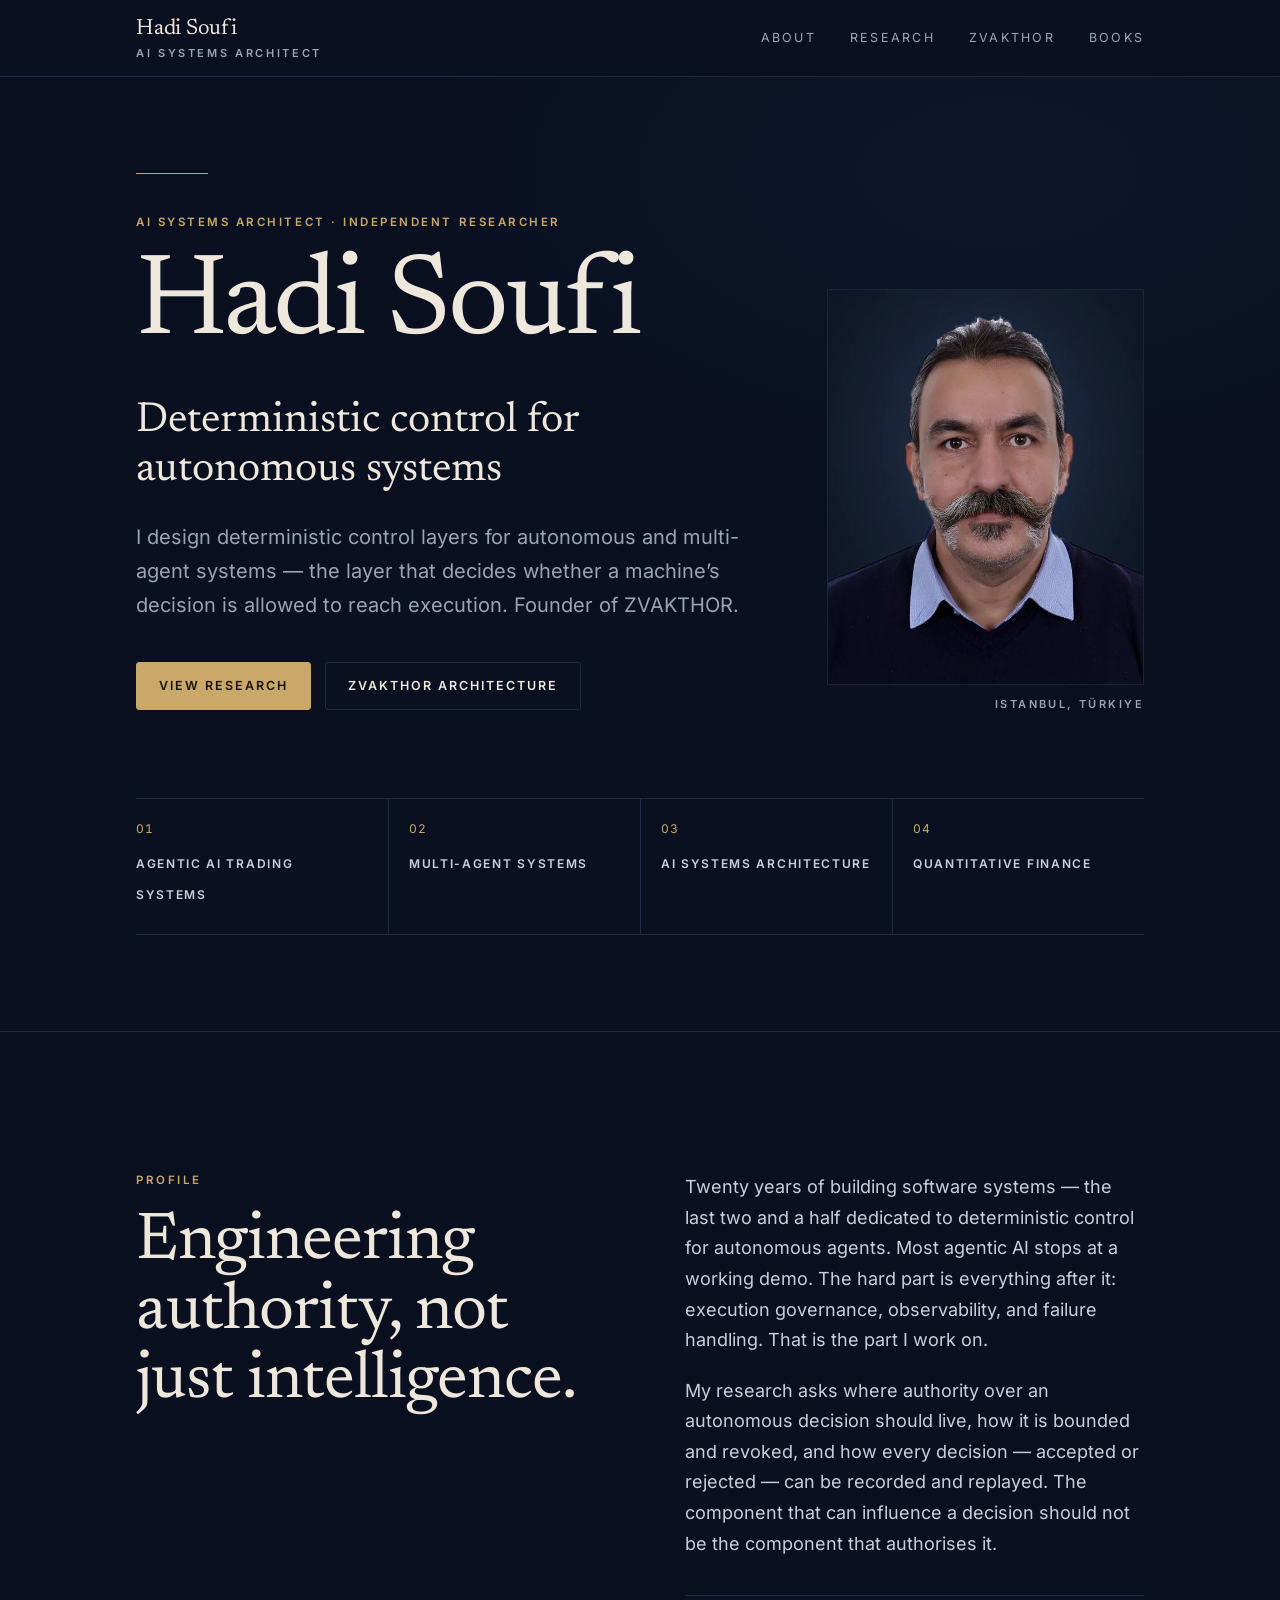
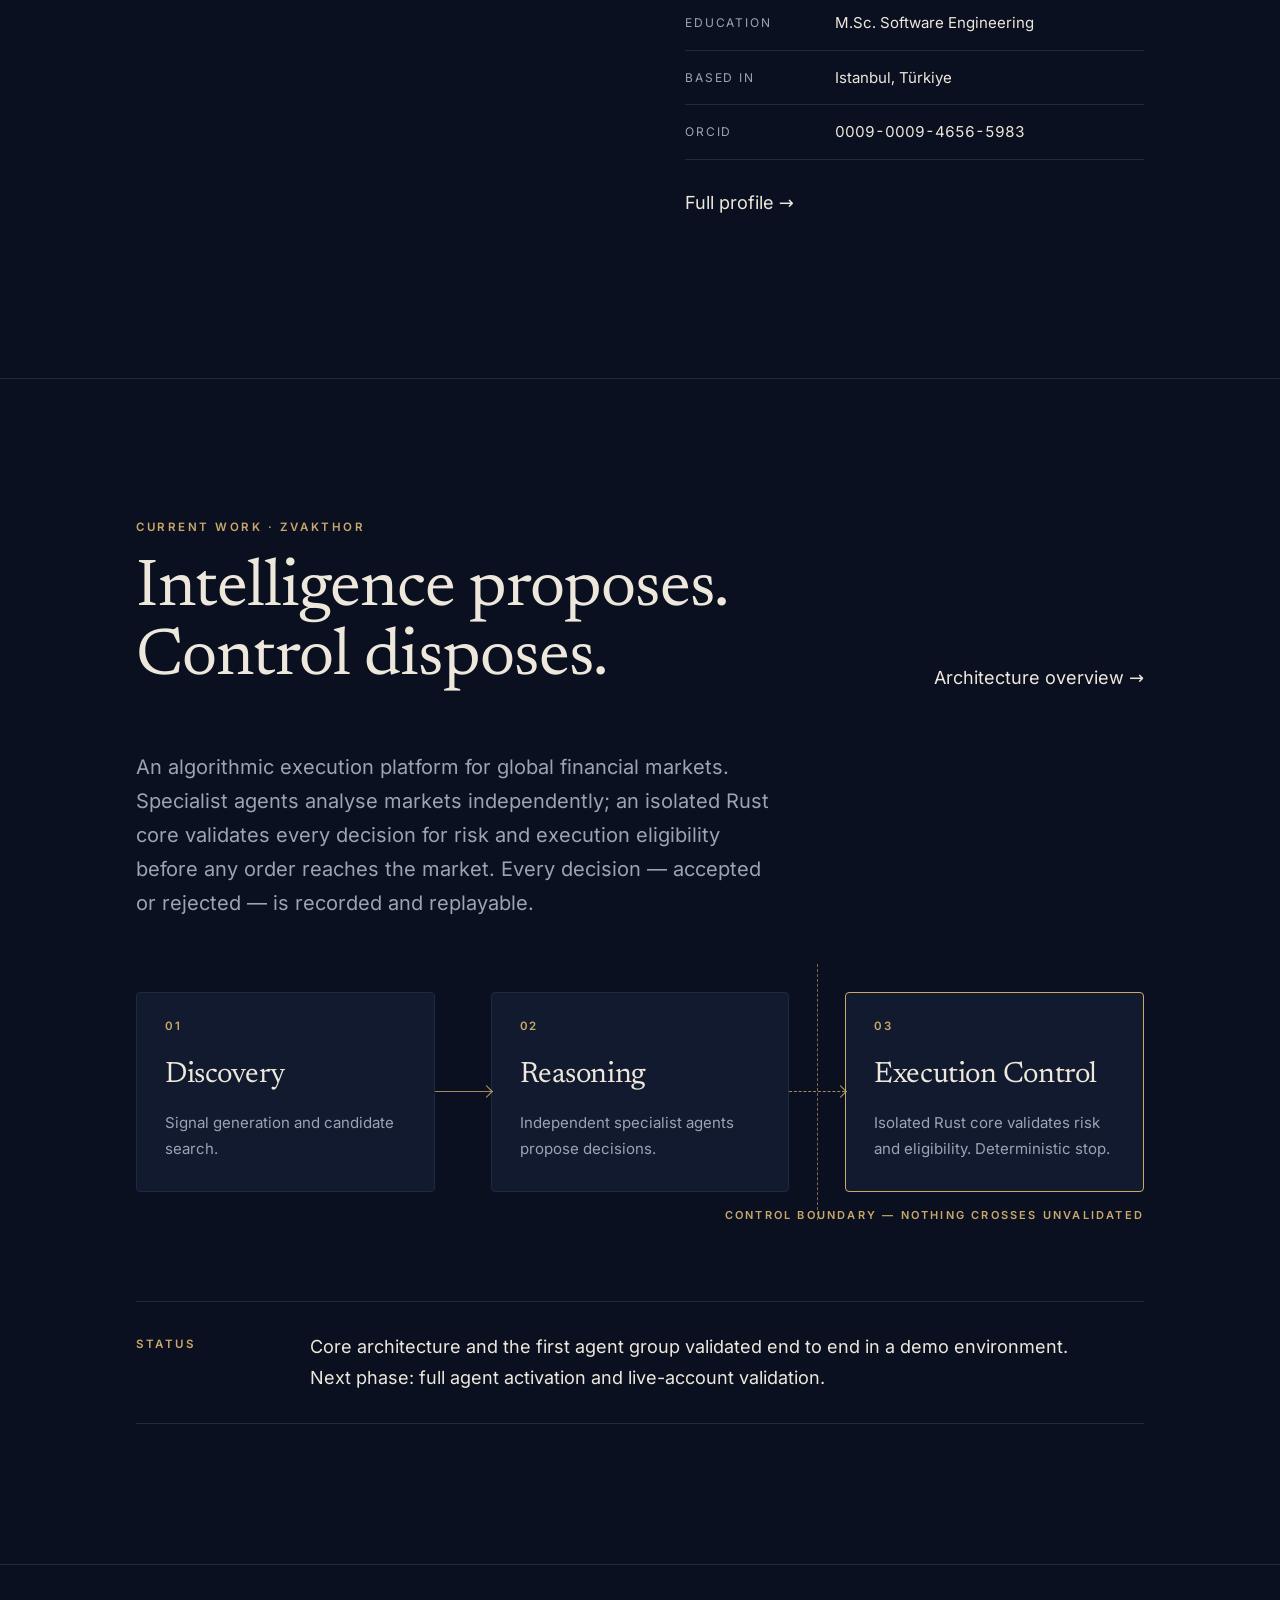
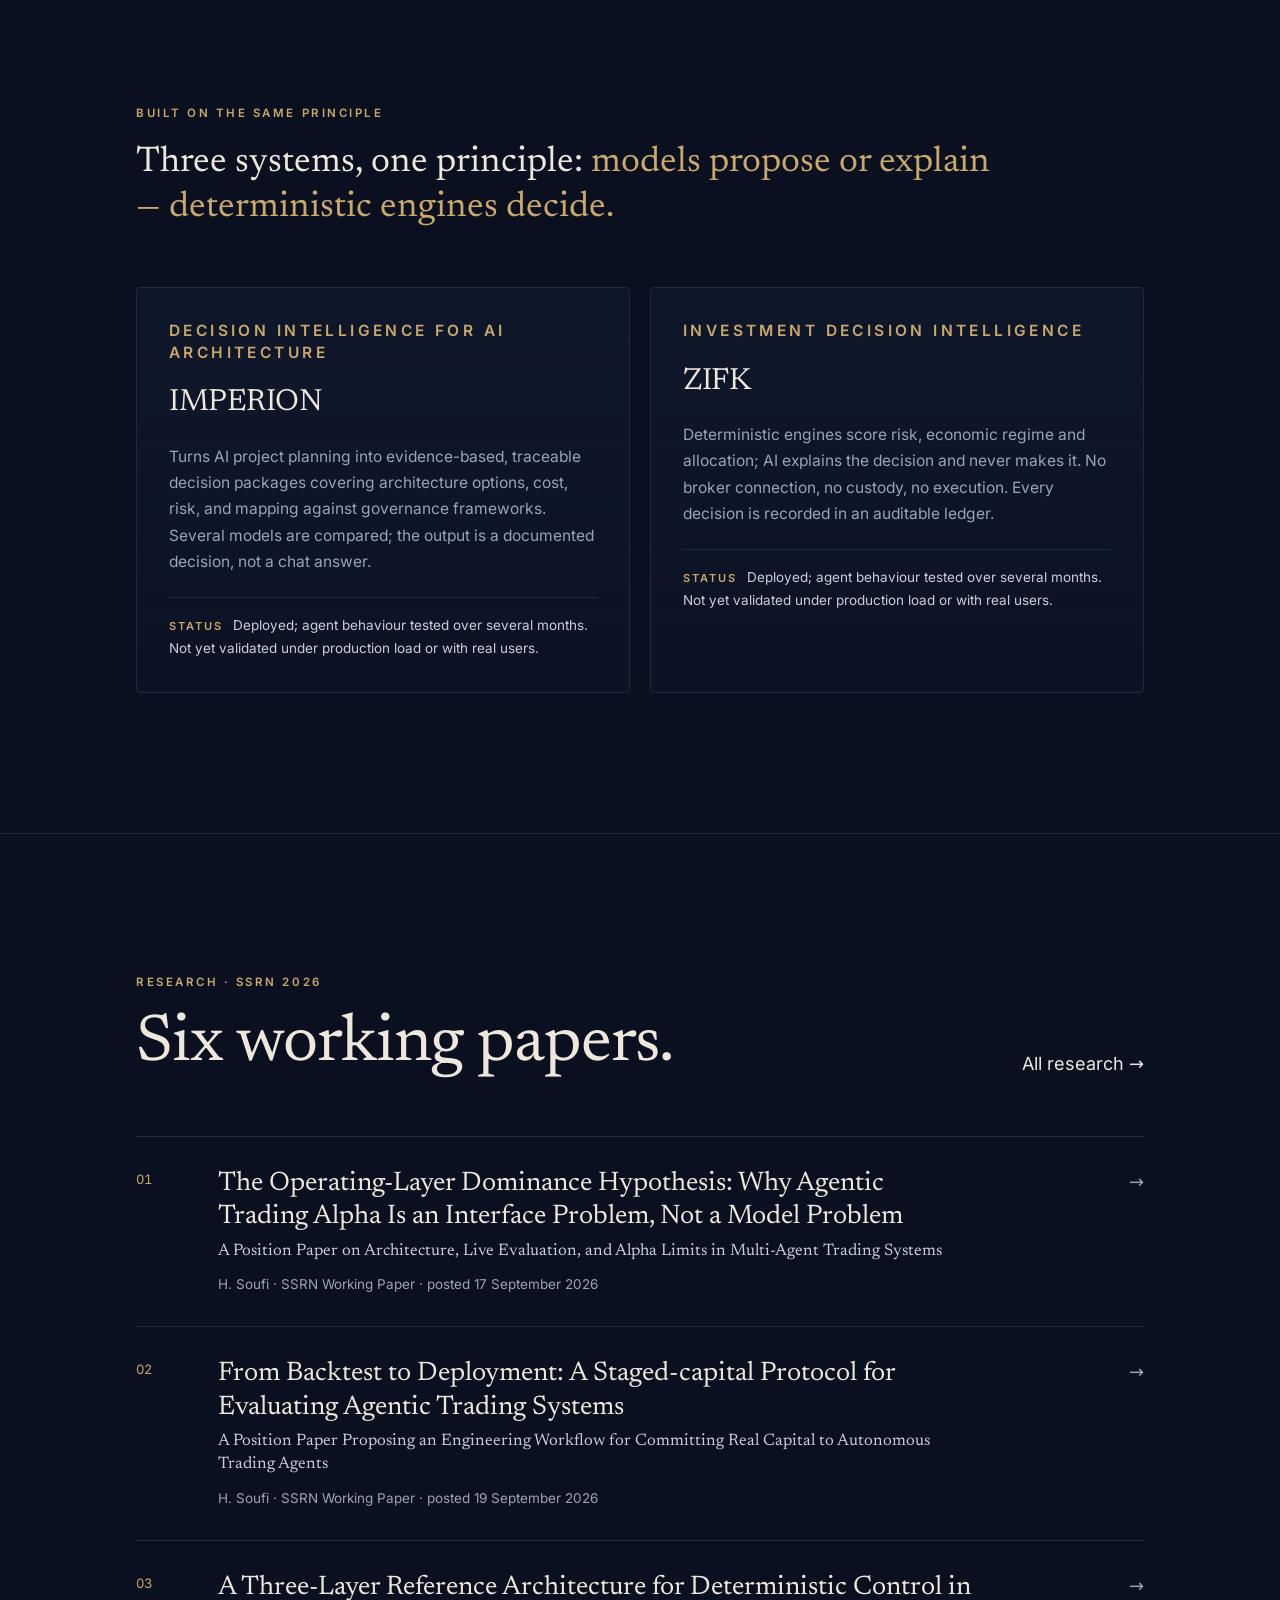
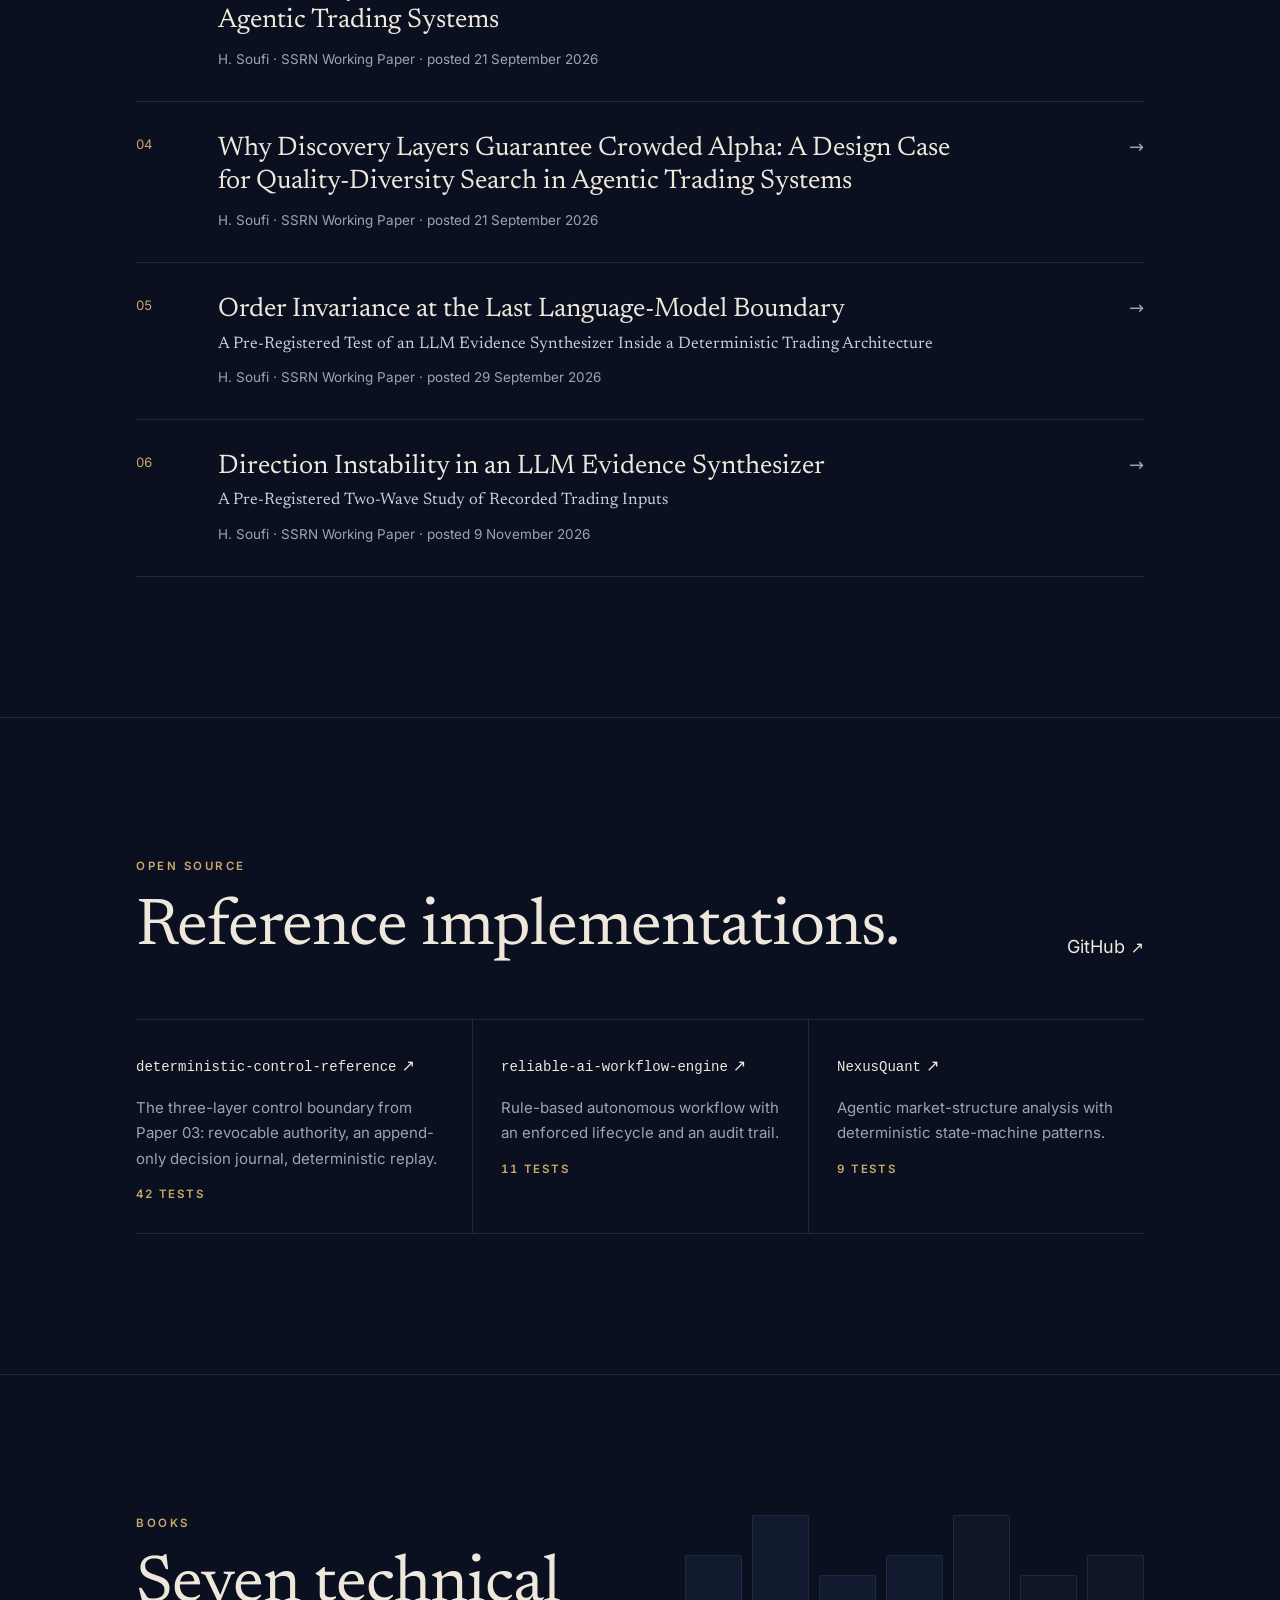
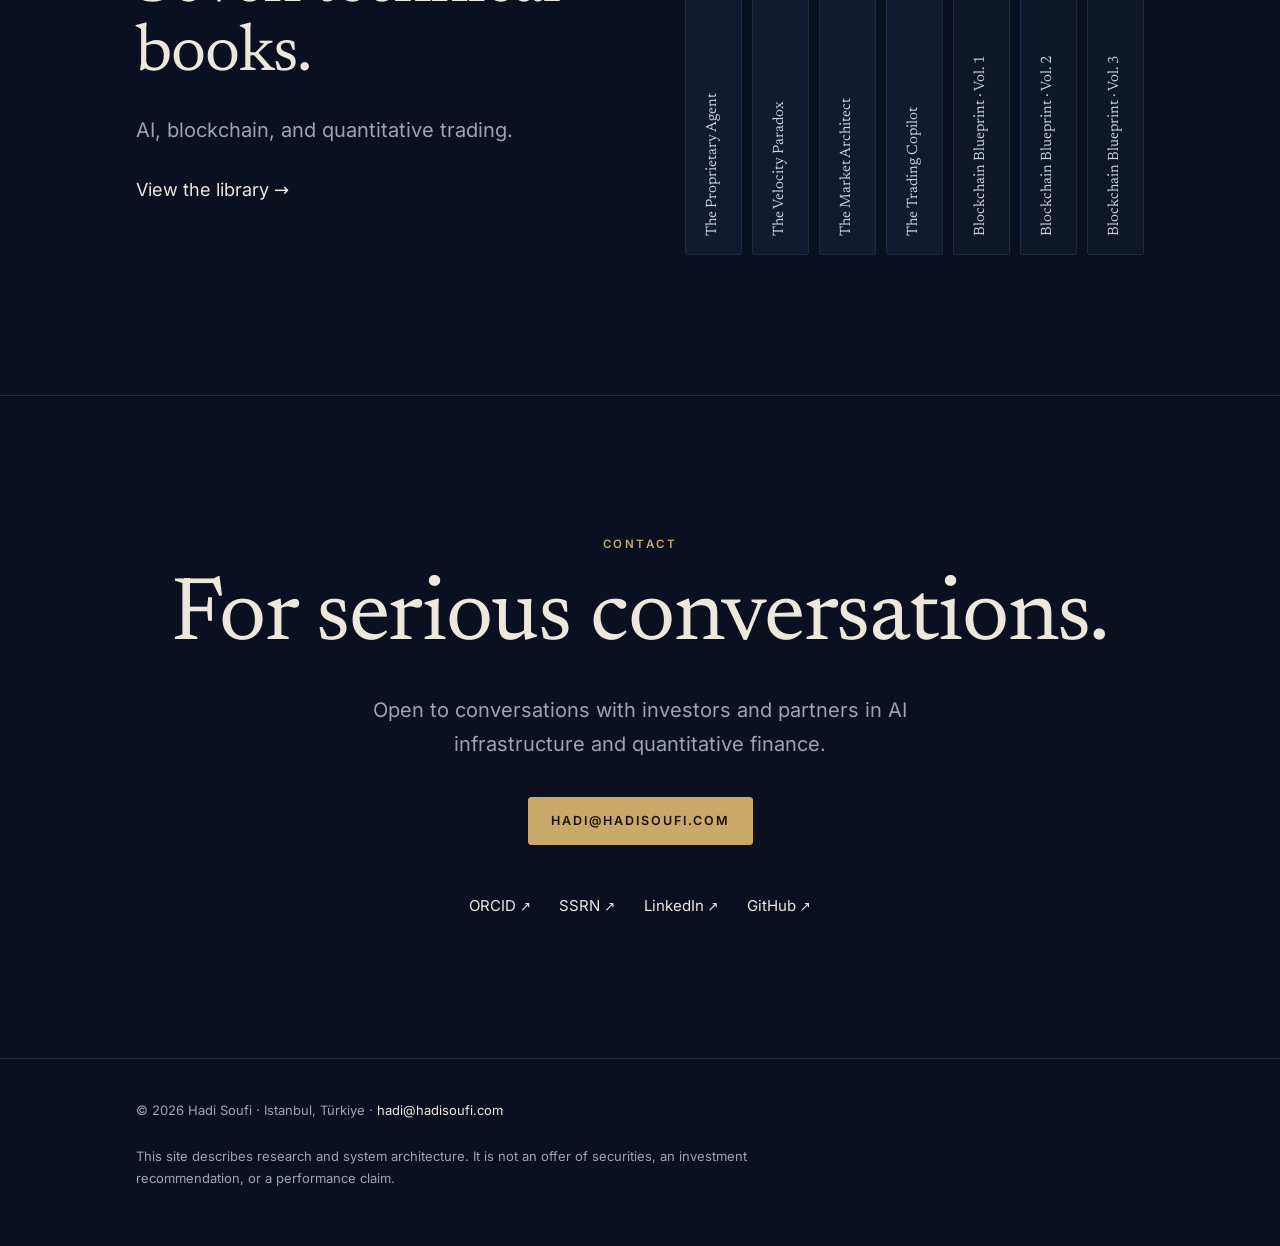
<file: index.html>
<!doctype html>
<html lang="en">
<head>
<meta charset="utf-8">
<meta name="viewport" content="width=device-width,initial-scale=1">
<title>Hadi Soufi — AI Systems Architect</title>
<meta name="description" content="Hadi Soufi is an AI systems architect and independent researcher working on deterministic control for autonomous and multi-agent systems. Founder of ZVAKTHOR.">
<link rel="canonical" href="https://hadisoufi.com/">
<meta name="robots" content="index,follow,max-image-preview:large">
<meta name="author" content="Hadi Soufi">
<meta name="theme-color" content="#0A1020">
<meta property="og:type" content="profile">
<meta property="og:site_name" content="Hadi Soufi">
<meta property="og:title" content="Hadi Soufi — AI Systems Architect">
<meta property="og:description" content="Hadi Soufi is an AI systems architect and independent researcher working on deterministic control for autonomous and multi-agent systems. Founder of ZVAKTHOR.">
<meta property="og:url" content="https://hadisoufi.com/">
<meta property="og:image" content="https://hadisoufi.com/og.png">
<meta property="og:image:width" content="1200">
<meta property="og:image:height" content="630">
<meta property="og:image:alt" content="Hadi Soufi — AI Systems Architect">
<meta name="twitter:card" content="summary_large_image">
<meta name="twitter:title" content="Hadi Soufi — AI Systems Architect">
<meta name="twitter:description" content="Hadi Soufi is an AI systems architect and independent researcher working on deterministic control for autonomous and multi-agent systems. Founder of ZVAKTHOR.">
<meta name="twitter:image" content="https://hadisoufi.com/og.png">
<link rel="icon" href="/favicon.svg" type="image/svg+xml">
<link rel="preload" href="/fonts/newsreader-400.woff2" as="font" type="font/woff2" crossorigin>
<link rel="stylesheet" href="/site.css">
<link rel="me" href="https://orcid.org/0009-0009-4656-5983"><link rel="me" href="https://github.com/hadisoufi20"><link rel="me" href="https://www.linkedin.com/in/hadi-soufi-463170266">
<script type="application/ld+json">{"@context":"https://schema.org","@graph":[{"@type":"WebSite","@id":"https://hadisoufi.com/#website","url":"https://hadisoufi.com/","name":"Hadi Soufi","inLanguage":"en","publisher":{"@id":"https://hadisoufi.com/#person"}},{"@type":"Person","@id":"https://hadisoufi.com/#person","name":"Hadi Soufi","jobTitle":"AI Systems Architect","description":"AI systems architect and independent researcher working on deterministic control for autonomous and multi-agent systems.","url":"https://hadisoufi.com/","email":"mailto:hadi@hadisoufi.com","image":"https://hadisoufi.com/img/hadi-soufi.jpg","address":{"@type":"PostalAddress","addressLocality":"Istanbul","addressCountry":"TR"},"identifier":{"@type":"PropertyValue","propertyID":"ORCID","value":"0009-0009-4656-5983"},"knowsAbout":["Agentic AI trading systems","Multi-agent systems","AI systems architecture","Quantitative finance","Deterministic execution control"],"founder":{"@id":"https://hadisoufi.com/zvakthor/#org"},"sameAs":["https://orcid.org/0009-0009-4656-5983","https://ssrn.com/author=13197688","https://www.linkedin.com/in/hadi-soufi-463170266","https://github.com/hadisoufi20","https://www.amazon.com/stores/author/B0GQ66415M"]},{"@type":"Organization","@id":"https://hadisoufi.com/zvakthor/#org","name":"ZVAKTHOR","url":"https://hadisoufi.com/zvakthor/","description":"Algorithmic execution platform that separates intelligence from control: specialist agents analyse markets; an isolated Rust core validates every decision before any order reaches the market.","founder":{"@id":"https://hadisoufi.com/#person"}}]}</script>
</head>
<body>
<a class="skip" href="#main">Skip to content</a>
<header class="top"><div class="wrap">
<a class="brand" href="/"><b>Hadi Soufi</b><small>AI Systems Architect</small></a>
<nav aria-label="Primary"><ul class="nav"><li><a href="/about/">About</a></li><li><a href="/research/">Research</a></li><li><a href="/zvakthor/">ZVAKTHOR</a></li><li><a href="/books/">Books</a></li></ul></nav>
</div></header>
<main id="main">

<div class="hero"><div class="wrap">
<div class="hero-grid">
<div>
<hr class="rule">
<p class="kicker">AI Systems Architect · Independent Researcher</p>
<h1 class="display">Hadi Soufi</h1>
<p class="sub">Deterministic control for<br>autonomous systems</p>
<p class="lede">I design deterministic control layers for autonomous and multi-agent systems — the layer that decides whether a machine’s decision is allowed to reach execution. Founder of ZVAKTHOR.</p>
<div class="ctas"><a class="btn gold" href="/research/">View research</a><a class="btn" href="/zvakthor/">ZVAKTHOR architecture</a></div>
</div>
<figure class="portrait">
<picture><source srcset="/img/hadi-soufi.webp" type="image/webp"><img src="/img/hadi-soufi.jpg" width="567" height="709" alt="Portrait of Hadi Soufi" fetchpriority="high"></picture>
<figcaption>Istanbul, Türkiye</figcaption>
</figure>
</div>
<div class="focus">
<div><span>01</span><b>Agentic AI Trading Systems</b></div>
<div><span>02</span><b>Multi-Agent Systems</b></div>
<div><span>03</span><b>AI Systems Architecture</b></div>
<div><span>04</span><b>Quantitative Finance</b></div>
</div>
</div></div>

<section id="profile"><div class="wrap split">
<div><p class="kicker">Profile</p><h2 class="h2">Engineering authority, not just intelligence.</h2></div>
<div>
<p>Twenty years of building software systems — the last two and a half dedicated to deterministic control for autonomous agents. Most agentic AI stops at a working demo. The hard part is everything after it: execution governance, observability, and failure handling. That is the part I work on.</p>
<p>My research asks where authority over an autonomous decision should live, how it is bounded and revoked, and how every decision — accepted or rejected — can be recorded and replayed. The component that can influence a decision should not be the component that authorises it.</p>
<dl class="facts"><dt>Education</dt><dd>M.Sc. Software Engineering</dd><dt>Based in</dt><dd>Istanbul, Türkiye</dd><dt>ORCID</dt><dd><a href="https://orcid.org/0009-0009-4656-5983">0009-0009-4656-5983</a></dd></dl>
<p style="margin-top:28px"><a class="arrow" href="/about/">Full profile</a></p>
</div>
</div></section>

<section id="zvakthor"><div class="wrap">
<div class="head-row"><div><p class="kicker">Current work · ZVAKTHOR</p><h2 class="h2">Intelligence proposes.<br>Control disposes.</h2></div><a class="arrow" href="/zvakthor/">Architecture overview</a></div>
<p class="lede">An algorithmic execution platform for global financial markets. Specialist agents analyse markets independently; an isolated Rust core validates every decision for risk and execution eligibility before any order reaches the market. Every decision — accepted or rejected — is recorded and replayable.</p>
<div class="arch" role="img" aria-label="Three-layer architecture: Discovery, Reasoning, and Execution Control, with an enforced control boundary before execution">
<div class="layer"><div class="n">01</div><h3>Discovery</h3><p>Signal generation and candidate search.</p></div>
<div class="link" aria-hidden="true"></div>
<div class="layer"><div class="n">02</div><h3>Reasoning</h3><p>Independent specialist agents propose decisions.</p></div>
<div class="link gate" aria-hidden="true"></div>
<div class="layer core"><div class="n">03</div><h3>Execution Control</h3><p>Isolated Rust core validates risk and eligibility. Deterministic stop.</p></div>
<div class="boundary" aria-hidden="true" style="left:calc((100% - 112px)*2/3 + 84px)"></div>
</div>
<p class="boundary-label">Control boundary — nothing crosses unvalidated</p>
<div class="status"><p class="kicker">Status</p><p>Core architecture and the first agent group validated end to end in a demo environment. Next phase: full agent activation and live-account validation.</p></div>
</div></section>

<section id="principle"><div class="wrap">
<p class="kicker">Built on the same principle</p>
<p class="principle">Three systems, one principle: <em>models propose or explain — deterministic engines decide.</em></p>
<div class="cards">
<article class="card"><p class="kicker">Decision intelligence for AI architecture</p><h3>IMPERION</h3>
<p>Turns AI project planning into evidence-based, traceable decision packages covering architecture options, cost, risk, and mapping against governance frameworks. Several models are compared; the output is a documented decision, not a chat answer.</p>
<p class="st"><b>Status</b>Deployed; agent behaviour tested over several months. Not yet validated under production load or with real users.</p></article>
<article class="card"><p class="kicker">Investment decision intelligence</p><h3>ZIFK</h3>
<p>Deterministic engines score risk, economic regime and allocation; AI explains the decision and never makes it. No broker connection, no custody, no execution. Every decision is recorded in an auditable ledger.</p>
<p class="st"><b>Status</b>Deployed; agent behaviour tested over several months. Not yet validated under production load or with real users.</p></article>
</div>
</div></section>

<section id="research"><div class="wrap">
<div class="head-row"><div><p class="kicker">Research · SSRN 2026</p><h2 class="h2">Six working papers.</h2></div><a class="arrow" href="/research/">All research</a></div>
<ol class="papers"><li><a href="/research/the-operating-layer-dominance-hypothesis/"><span class="n">01</span><span><span class="t">The Operating-Layer Dominance Hypothesis: Why Agentic Trading Alpha Is an Interface Problem, Not a Model Problem</span><span class="st">A Position Paper on Architecture, Live Evaluation, and Alpha Limits in Multi-Agent Trading Systems</span><span class="m">H. Soufi · SSRN Working Paper · posted 17 September 2026</span></span><span class="go" aria-hidden="true">→</span></a></li><li><a href="/research/from-backtest-to-deployment/"><span class="n">02</span><span><span class="t">From Backtest to Deployment: A Staged-capital Protocol for Evaluating Agentic Trading Systems</span><span class="st">A Position Paper Proposing an Engineering Workflow for Committing Real Capital to Autonomous Trading Agents</span><span class="m">H. Soufi · SSRN Working Paper · posted 19 September 2026</span></span><span class="go" aria-hidden="true">→</span></a></li><li><a href="/research/three-layer-reference-architecture/"><span class="n">03</span><span><span class="t">A Three-Layer Reference Architecture for Deterministic Control in Agentic Trading Systems</span><span class="m">H. Soufi · SSRN Working Paper · posted 21 September 2026</span></span><span class="go" aria-hidden="true">→</span></a></li><li><a href="/research/why-discovery-layers-guarantee-crowded-alpha/"><span class="n">04</span><span><span class="t">Why Discovery Layers Guarantee Crowded Alpha: A Design Case for Quality-Diversity Search in Agentic Trading Systems</span><span class="m">H. Soufi · SSRN Working Paper · posted 21 September 2026</span></span><span class="go" aria-hidden="true">→</span></a></li><li><a href="/research/order-invariance-at-the-last-language-model-boundary/"><span class="n">05</span><span><span class="t">Order Invariance at the Last Language-Model Boundary</span><span class="st">A Pre-Registered Test of an LLM Evidence Synthesizer Inside a Deterministic Trading Architecture</span><span class="m">H. Soufi · SSRN Working Paper · posted 29 September 2026</span></span><span class="go" aria-hidden="true">→</span></a></li><li><a href="/research/direction-instability-in-an-llm-evidence-synthesizer/"><span class="n">06</span><span><span class="t">Direction Instability in an LLM Evidence Synthesizer</span><span class="st">A Pre-Registered Two-Wave Study of Recorded Trading Inputs</span><span class="m">H. Soufi · SSRN Working Paper · posted 9 November 2026</span></span><span class="go" aria-hidden="true">→</span></a></li></ol>
</div></section>

<section id="code"><div class="wrap">
<div class="head-row"><div><p class="kicker">Open source</p><h2 class="h2">Reference implementations.</h2></div><a class="ext" href="https://github.com/hadisoufi20">GitHub</a></div>
<div class="repos"><div class="repo"><a href="https://github.com/hadisoufi20/deterministic-control-reference" class="ext"><code>deterministic-control-reference</code></a><p>The three-layer control boundary from Paper 03: revocable authority, an append-only decision journal, deterministic replay.</p><div class="t">42 tests</div></div><div class="repo"><a href="https://github.com/hadisoufi20/reliable-ai-workflow-engine" class="ext"><code>reliable-ai-workflow-engine</code></a><p>Rule-based autonomous workflow with an enforced lifecycle and an audit trail.</p><div class="t">11 tests</div></div><div class="repo"><a href="https://github.com/hadisoufi20/NexusQuant" class="ext"><code>NexusQuant</code></a><p>Agentic market-structure analysis with deterministic state-machine patterns.</p><div class="t">9 tests</div></div></div>
</div></section>

<section id="books"><div class="wrap split">
<div><p class="kicker">Books</p><h2 class="h2">Seven technical books.</h2><p class="lede" style="margin-top:24px">AI, blockchain, and quantitative trading.</p><p style="margin-top:28px"><a class="arrow" href="/books/">View the library</a></p></div>
<div class="shelf"><a class="spine" style="--h:300px" href="https://www.amazon.com/dp/B0H1N456HJ" aria-label="The Proprietary Agent on Amazon"><span>The Proprietary Agent</span></a><a class="spine" style="--h:340px" href="https://www.amazon.com/dp/B0H1N1NJ5S" aria-label="The Velocity Paradox on Amazon"><span>The Velocity Paradox</span></a><a class="spine" style="--h:280px" href="https://www.amazon.com/dp/B0GPRGX2BN" aria-label="The Market Architect — The Systemic Logic of Global Finance and AI Decision-Engineering on Amazon"><span>The Market Architect</span></a><a class="spine" style="--h:300px" href="https://www.amazon.com/dp/B0GPR8YQS4" aria-label="The Trading Copilot — Engineering the Human-AI Edge without Coding on Amazon"><span>The Trading Copilot</span></a><a class="spine s" style="--h:340px" href="https://www.amazon.com/dp/B0GPQYC3H5" aria-label="The Blockchain Blueprint — Volume 1: The Genesis on Amazon"><span>Blockchain Blueprint · Vol. 1</span></a><a class="spine s" style="--h:280px" href="https://www.amazon.com/dp/B0GPR99RY3" aria-label="The Blockchain Blueprint — Volume 2: The Infrastructure on Amazon"><span>Blockchain Blueprint · Vol. 2</span></a><a class="spine s" style="--h:300px" href="https://www.amazon.com/dp/B0GPR9X7RS" aria-label="The Blockchain Blueprint — Volume 3: The Frontier on Amazon"><span>Blockchain Blueprint · Vol. 3</span></a></div>
</div></section>

<section id="contact" class="contact"><div class="wrap">
<p class="kicker">Contact</p>
<h2 class="h2">For serious conversations.</h2>
<p class="lede">Open to conversations with investors and partners in AI infrastructure and quantitative finance.</p>
<a class="btn gold" href="mailto:hadi@hadisoufi.com">hadi@hadisoufi.com</a>
<div class="links"><a class="ext" href="https://orcid.org/0009-0009-4656-5983">ORCID</a><a class="ext" href="https://ssrn.com/author=13197688">SSRN</a><a class="ext" href="https://www.linkedin.com/in/hadi-soufi-463170266">LinkedIn</a><a class="ext" href="https://github.com/hadisoufi20">GitHub</a></div>
</div></section>

</main>
<footer><div class="wrap">
<p>© 2026 Hadi Soufi · Istanbul, Türkiye · <a href="mailto:hadi@hadisoufi.com">hadi@hadisoufi.com</a></p>
<p>This site describes research and system architecture. It is not an offer of securities, an investment recommendation, or a performance claim.</p>
</div></footer>
</body>
</html>
</file>
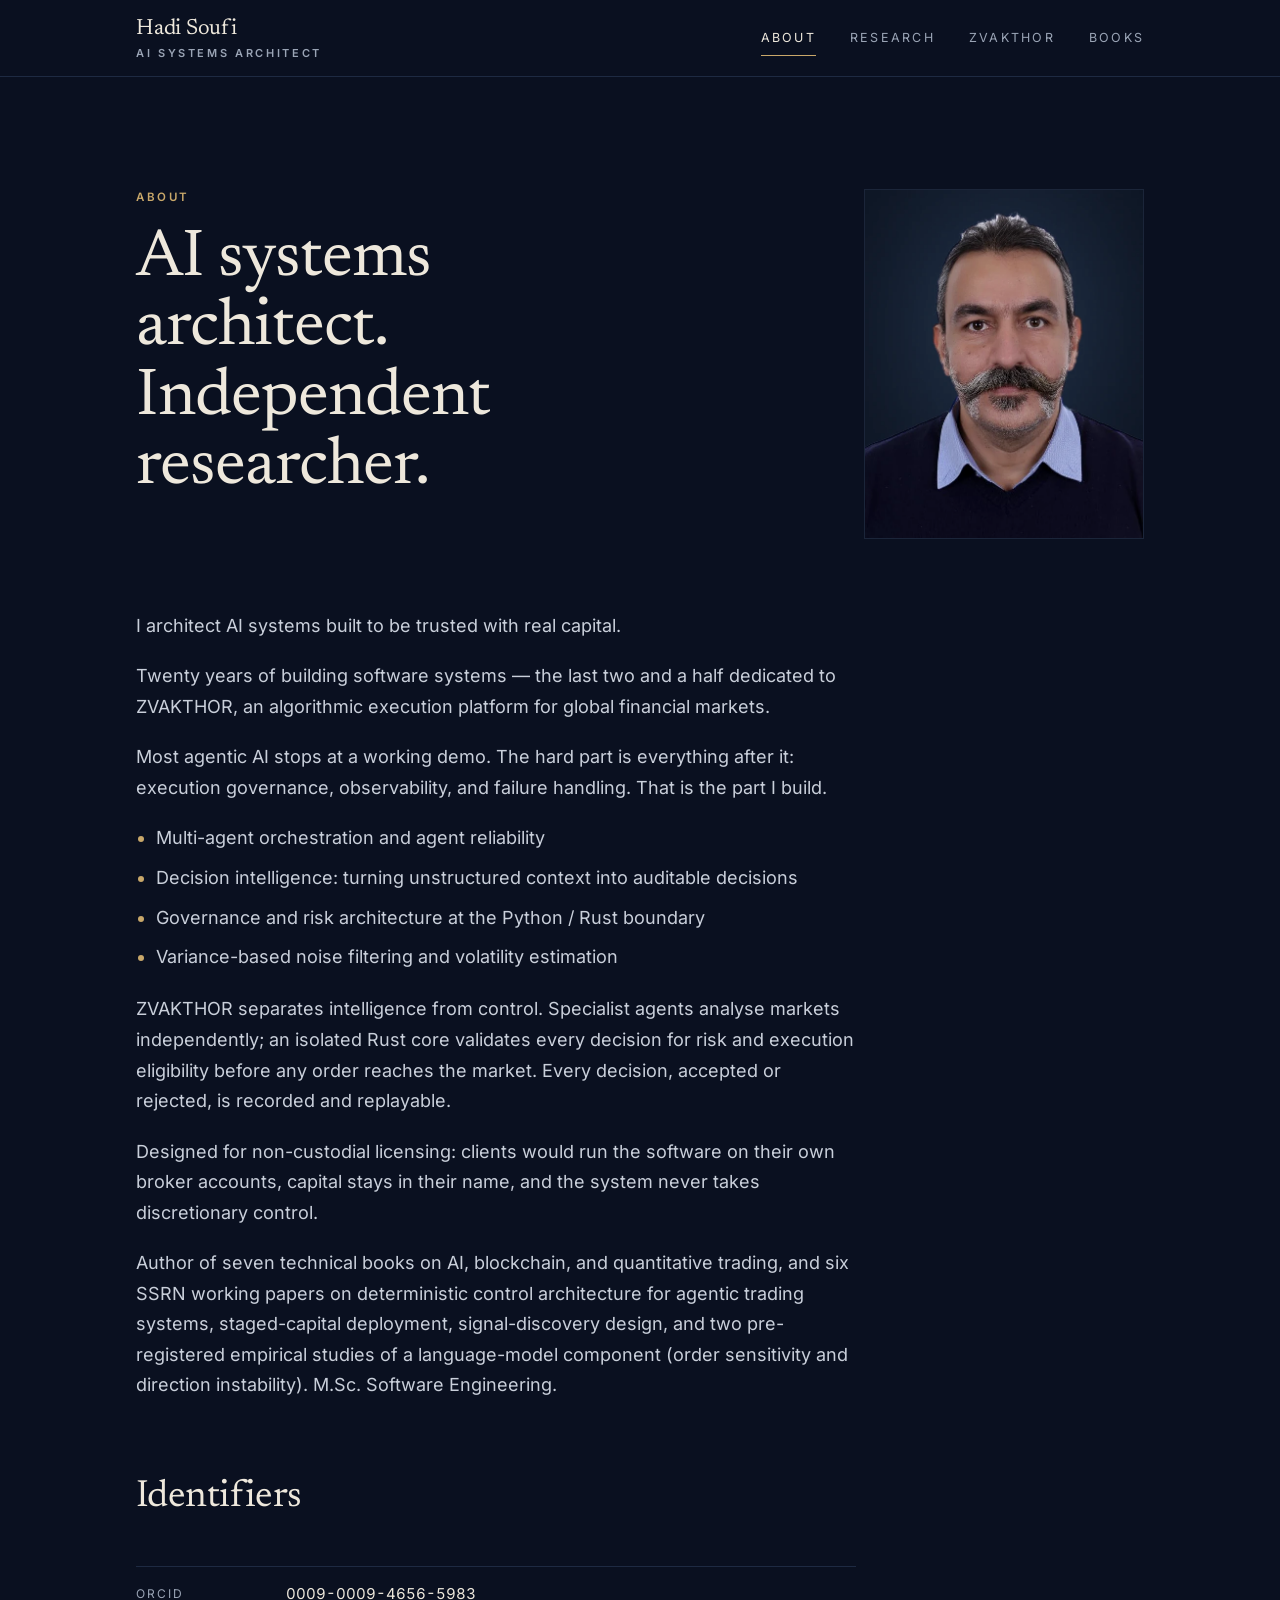
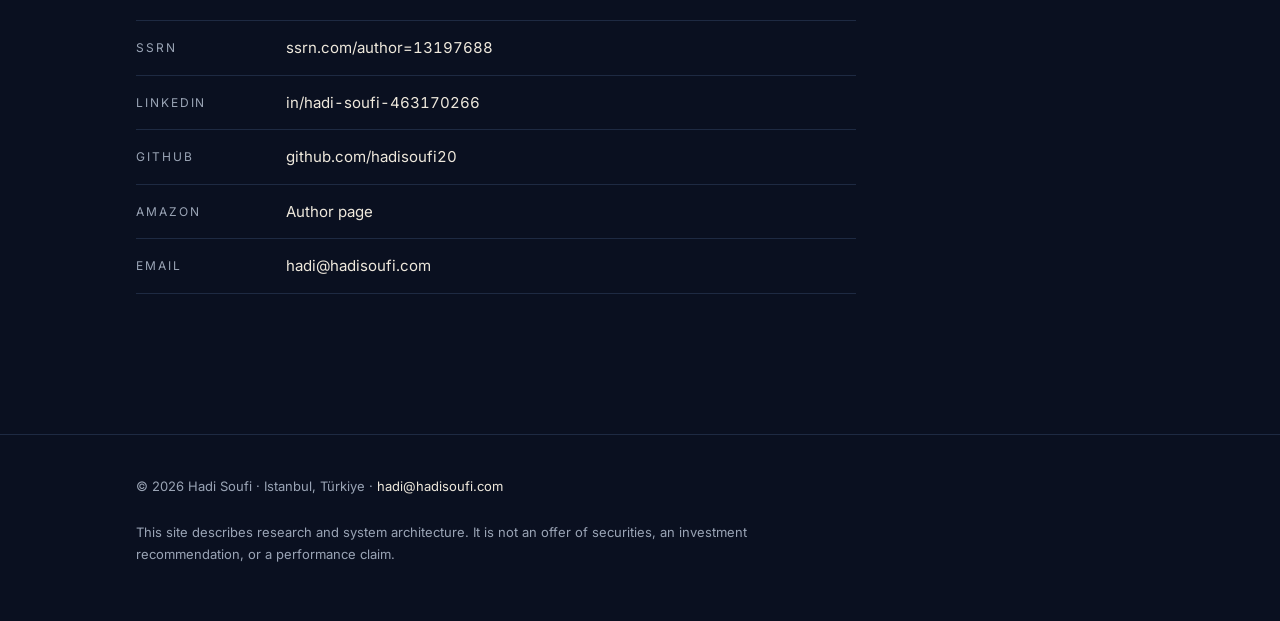
<file: about/index.html>
<!doctype html>
<html lang="en">
<head>
<meta charset="utf-8">
<meta name="viewport" content="width=device-width,initial-scale=1">
<title>About Hadi Soufi — AI Systems Architect</title>
<meta name="description" content="Biography of Hadi Soufi: AI systems architect, founder of ZVAKTHOR, author of seven technical books and six SSRN working papers.">
<link rel="canonical" href="https://hadisoufi.com/about/">
<meta name="robots" content="index,follow,max-image-preview:large">
<meta name="author" content="Hadi Soufi">
<meta name="theme-color" content="#0A1020">
<meta property="og:type" content="profile">
<meta property="og:site_name" content="Hadi Soufi">
<meta property="og:title" content="About Hadi Soufi — AI Systems Architect">
<meta property="og:description" content="Biography of Hadi Soufi: AI systems architect, founder of ZVAKTHOR, author of seven technical books and six SSRN working papers.">
<meta property="og:url" content="https://hadisoufi.com/about/">
<meta property="og:image" content="https://hadisoufi.com/og.png">
<meta property="og:image:width" content="1200">
<meta property="og:image:height" content="630">
<meta property="og:image:alt" content="Hadi Soufi — AI Systems Architect">
<meta name="twitter:card" content="summary_large_image">
<meta name="twitter:title" content="About Hadi Soufi — AI Systems Architect">
<meta name="twitter:description" content="Biography of Hadi Soufi: AI systems architect, founder of ZVAKTHOR, author of seven technical books and six SSRN working papers.">
<meta name="twitter:image" content="https://hadisoufi.com/og.png">
<link rel="icon" href="/favicon.svg" type="image/svg+xml">
<link rel="preload" href="/fonts/newsreader-400.woff2" as="font" type="font/woff2" crossorigin>
<link rel="stylesheet" href="/site.css">
<link rel="me" href="https://orcid.org/0009-0009-4656-5983"><link rel="me" href="https://github.com/hadisoufi20"><link rel="me" href="https://www.linkedin.com/in/hadi-soufi-463170266">
<script type="application/ld+json">{"@context":"https://schema.org","@graph":[{"@type":"ProfilePage","@id":"https://hadisoufi.com/about/#page","url":"https://hadisoufi.com/about/","name":"About Hadi Soufi","dateCreated":"2026-09-24T00:00:00+03:00","dateModified":"2026-09-30T12:21:05+03:00","mainEntity":{"@type":"Person","@id":"https://hadisoufi.com/#person","name":"Hadi Soufi","jobTitle":"AI Systems Architect","description":"AI systems architect and independent researcher working on deterministic control for autonomous and multi-agent systems.","url":"https://hadisoufi.com/","email":"mailto:hadi@hadisoufi.com","image":"https://hadisoufi.com/img/hadi-soufi.jpg","address":{"@type":"PostalAddress","addressLocality":"Istanbul","addressCountry":"TR"},"identifier":{"@type":"PropertyValue","propertyID":"ORCID","value":"0009-0009-4656-5983"},"knowsAbout":["Agentic AI trading systems","Multi-agent systems","AI systems architecture","Quantitative finance","Deterministic execution control"],"founder":{"@id":"https://hadisoufi.com/zvakthor/#org"},"sameAs":["https://orcid.org/0009-0009-4656-5983","https://ssrn.com/author=13197688","https://www.linkedin.com/in/hadi-soufi-463170266","https://github.com/hadisoufi20","https://www.amazon.com/stores/author/B0GQ66415M"]}},{"@type":"Organization","@id":"https://hadisoufi.com/zvakthor/#org","name":"ZVAKTHOR","url":"https://hadisoufi.com/zvakthor/","description":"Algorithmic execution platform that separates intelligence from control: specialist agents analyse markets; an isolated Rust core validates every decision before any order reaches the market.","founder":{"@id":"https://hadisoufi.com/#person"}}]}</script>
</head>
<body>
<a class="skip" href="#main">Skip to content</a>
<header class="top"><div class="wrap">
<a class="brand" href="/"><b>Hadi Soufi</b><small>AI Systems Architect</small></a>
<nav aria-label="Primary"><ul class="nav"><li><a href="/about/" aria-current="page">About</a></li><li><a href="/research/">Research</a></li><li><a href="/zvakthor/">ZVAKTHOR</a></li><li><a href="/books/">Books</a></li></ul></nav>
</div></header>
<main id="main">

<div class="page-head"><div class="wrap split">
<div><p class="kicker">About</p><h1 class="h2">AI systems architect. Independent researcher.</h1></div>
<figure class="portrait" style="max-width:280px;justify-self:end"><picture><source srcset="/img/hadi-soufi.webp" type="image/webp"><img src="/img/hadi-soufi.jpg" width="567" height="709" alt="Portrait of Hadi Soufi"></picture></figure>
</div></div>
<section class="first" style="padding-top:0"><div class="wrap"><div class="prose">
<p>I architect AI systems built to be trusted with real capital.</p>
<p>Twenty years of building software systems — the last two and a half dedicated to ZVAKTHOR, an algorithmic execution platform for global financial markets.</p>
<p>Most agentic AI stops at a working demo. The hard part is everything after it: execution governance, observability, and failure handling. That is the part I build.</p>
<ul>
<li>Multi-agent orchestration and agent reliability</li>
<li>Decision intelligence: turning unstructured context into auditable decisions</li>
<li>Governance and risk architecture at the Python / Rust boundary</li>
<li>Variance-based noise filtering and volatility estimation</li>
</ul>
<p>ZVAKTHOR separates intelligence from control. Specialist agents analyse markets independently; an isolated Rust core validates every decision for risk and execution eligibility before any order reaches the market. Every decision, accepted or rejected, is recorded and replayable.</p>
<p>Designed for non-custodial licensing: clients would run the software on their own broker accounts, capital stays in their name, and the system never takes discretionary control.</p>
<p>Author of seven technical books on AI, blockchain, and quantitative trading, and six SSRN working papers on deterministic control architecture for agentic trading systems, staged-capital deployment, signal-discovery design, and two pre-registered empirical studies of a language-model component (order sensitivity and direction instability). M.Sc. Software Engineering.</p>
<h2>Identifiers</h2>
<dl class="facts">
<dt>ORCID</dt><dd><a href="https://orcid.org/0009-0009-4656-5983">0009-0009-4656-5983</a></dd>
<dt>SSRN</dt><dd><a href="https://ssrn.com/author=13197688">ssrn.com/author=13197688</a></dd>
<dt>LinkedIn</dt><dd><a href="https://www.linkedin.com/in/hadi-soufi-463170266">in/hadi-soufi-463170266</a></dd>
<dt>GitHub</dt><dd><a href="https://github.com/hadisoufi20">github.com/hadisoufi20</a></dd>
<dt>Amazon</dt><dd><a href="https://www.amazon.com/stores/author/B0GQ66415M">Author page</a></dd>
<dt>Email</dt><dd><a href="mailto:hadi@hadisoufi.com">hadi@hadisoufi.com</a></dd>
</dl>
</div></div></section>

</main>
<footer><div class="wrap">
<p>© 2026 Hadi Soufi · Istanbul, Türkiye · <a href="mailto:hadi@hadisoufi.com">hadi@hadisoufi.com</a></p>
<p>This site describes research and system architecture. It is not an offer of securities, an investment recommendation, or a performance claim.</p>
</div></footer>
</body>
</html>
</file>
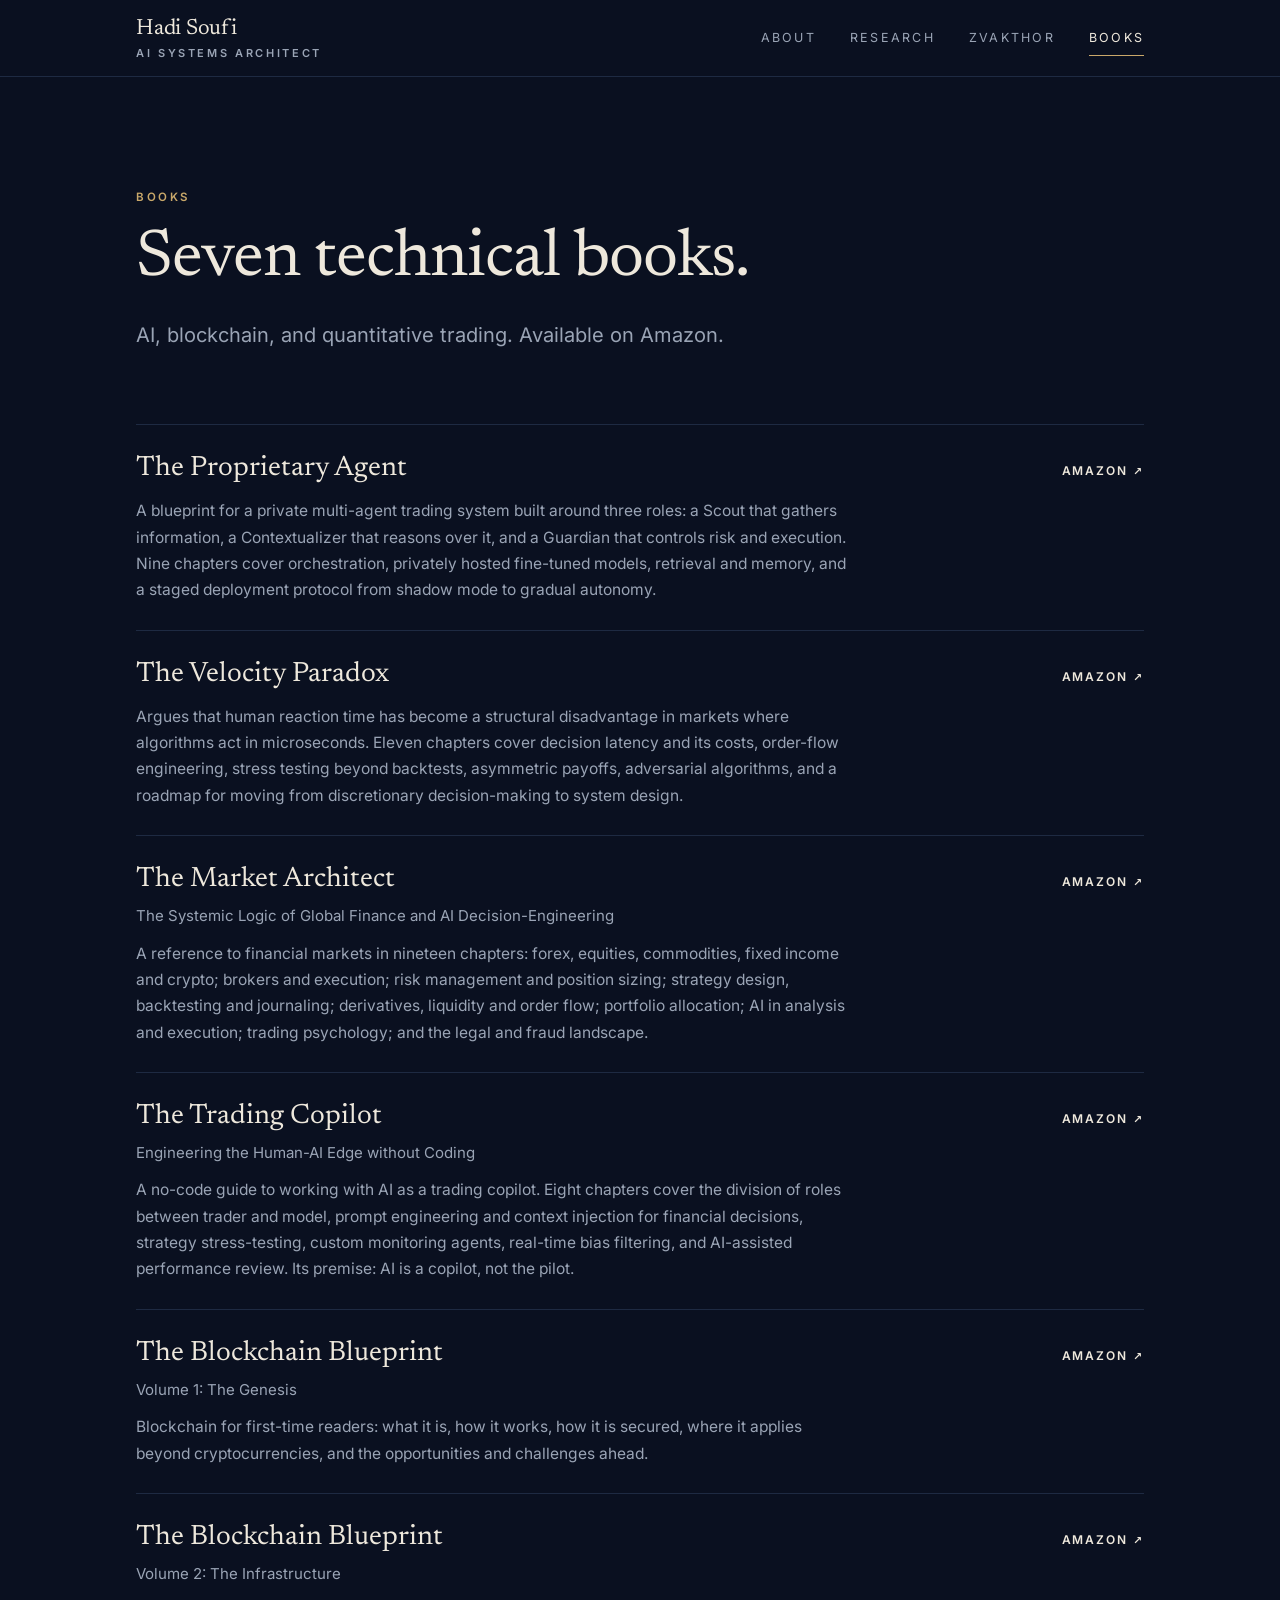
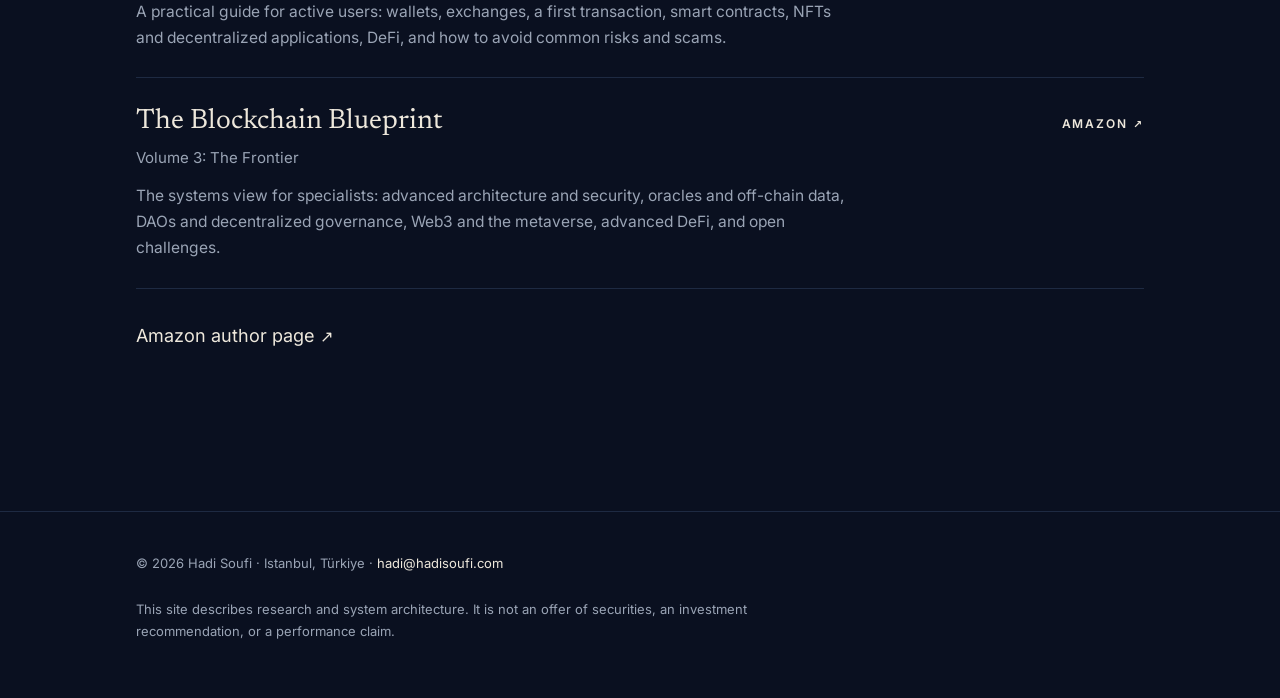
<file: books/index.html>
<!doctype html>
<html lang="en">
<head>
<meta charset="utf-8">
<meta name="viewport" content="width=device-width,initial-scale=1">
<title>Books — Hadi Soufi</title>
<meta name="description" content="Seven technical books by Hadi Soufi on autonomous trading agents, AI-assisted trading, financial markets and blockchain. Available on Amazon.">
<link rel="canonical" href="https://hadisoufi.com/books/">
<meta name="robots" content="index,follow,max-image-preview:large">
<meta name="author" content="Hadi Soufi">
<meta name="theme-color" content="#0A1020">
<meta property="og:type" content="website">
<meta property="og:site_name" content="Hadi Soufi">
<meta property="og:title" content="Books — Hadi Soufi">
<meta property="og:description" content="Seven technical books by Hadi Soufi on autonomous trading agents, AI-assisted trading, financial markets and blockchain. Available on Amazon.">
<meta property="og:url" content="https://hadisoufi.com/books/">
<meta property="og:image" content="https://hadisoufi.com/og.png">
<meta property="og:image:width" content="1200">
<meta property="og:image:height" content="630">
<meta property="og:image:alt" content="Hadi Soufi — AI Systems Architect">
<meta name="twitter:card" content="summary_large_image">
<meta name="twitter:title" content="Books — Hadi Soufi">
<meta name="twitter:description" content="Seven technical books by Hadi Soufi on autonomous trading agents, AI-assisted trading, financial markets and blockchain. Available on Amazon.">
<meta name="twitter:image" content="https://hadisoufi.com/og.png">
<link rel="icon" href="/favicon.svg" type="image/svg+xml">
<link rel="preload" href="/fonts/newsreader-400.woff2" as="font" type="font/woff2" crossorigin>
<link rel="stylesheet" href="/site.css">
<link rel="me" href="https://orcid.org/0009-0009-4656-5983"><link rel="me" href="https://github.com/hadisoufi20"><link rel="me" href="https://www.linkedin.com/in/hadi-soufi-463170266">
<script type="application/ld+json">{"@context":"https://schema.org","@graph":[{"@type":"ItemList","name":"Books by Hadi Soufi","itemListElement":[{"@type":"ListItem","position":1,"item":{"@type":"Book","name":"The Proprietary Agent","author":{"@id":"https://hadisoufi.com/#person"},"url":"https://www.amazon.com/dp/B0H1N456HJ","description":"A blueprint for a private multi-agent trading system built around three roles: a Scout that gathers information, a Contextualizer that reasons over it, and a Guardian that controls risk and execution. Nine chapters cover orchestration, privately hosted fine-tuned models, retrieval and memory, and a staged deployment protocol from shadow mode to gradual autonomy.","bookFormat":"https://schema.org/EBook"}},{"@type":"ListItem","position":2,"item":{"@type":"Book","name":"The Velocity Paradox","author":{"@id":"https://hadisoufi.com/#person"},"url":"https://www.amazon.com/dp/B0H1N1NJ5S","description":"Argues that human reaction time has become a structural disadvantage in markets where algorithms act in microseconds. Eleven chapters cover decision latency and its costs, order-flow engineering, stress testing beyond backtests, asymmetric payoffs, adversarial algorithms, and a roadmap for moving from discretionary decision-making to system design.","bookFormat":"https://schema.org/EBook"}},{"@type":"ListItem","position":3,"item":{"@type":"Book","name":"The Market Architect: The Systemic Logic of Global Finance and AI Decision-Engineering","author":{"@id":"https://hadisoufi.com/#person"},"url":"https://www.amazon.com/dp/B0GPRGX2BN","description":"A reference to financial markets in nineteen chapters: forex, equities, commodities, fixed income and crypto; brokers and execution; risk management and position sizing; strategy design, backtesting and journaling; derivatives, liquidity and order flow; portfolio allocation; AI in analysis and execution; trading psychology; and the legal and fraud landscape.","bookFormat":"https://schema.org/EBook"}},{"@type":"ListItem","position":4,"item":{"@type":"Book","name":"The Trading Copilot: Engineering the Human-AI Edge without Coding","author":{"@id":"https://hadisoufi.com/#person"},"url":"https://www.amazon.com/dp/B0GPR8YQS4","description":"A no-code guide to working with AI as a trading copilot. Eight chapters cover the division of roles between trader and model, prompt engineering and context injection for financial decisions, strategy stress-testing, custom monitoring agents, real-time bias filtering, and AI-assisted performance review. Its premise: AI is a copilot, not the pilot.","bookFormat":"https://schema.org/EBook"}},{"@type":"ListItem","position":5,"item":{"@type":"Book","name":"The Blockchain Blueprint: Volume 1: The Genesis","author":{"@id":"https://hadisoufi.com/#person"},"url":"https://www.amazon.com/dp/B0GPQYC3H5","description":"Blockchain for first-time readers: what it is, how it works, how it is secured, where it applies beyond cryptocurrencies, and the opportunities and challenges ahead.","bookFormat":"https://schema.org/EBook"}},{"@type":"ListItem","position":6,"item":{"@type":"Book","name":"The Blockchain Blueprint: Volume 2: The Infrastructure","author":{"@id":"https://hadisoufi.com/#person"},"url":"https://www.amazon.com/dp/B0GPR99RY3","description":"A practical guide for active users: wallets, exchanges, a first transaction, smart contracts, NFTs and decentralized applications, DeFi, and how to avoid common risks and scams.","bookFormat":"https://schema.org/EBook"}},{"@type":"ListItem","position":7,"item":{"@type":"Book","name":"The Blockchain Blueprint: Volume 3: The Frontier","author":{"@id":"https://hadisoufi.com/#person"},"url":"https://www.amazon.com/dp/B0GPR9X7RS","description":"The systems view for specialists: advanced architecture and security, oracles and off-chain data, DAOs and decentralized governance, Web3 and the metaverse, advanced DeFi, and open challenges.","bookFormat":"https://schema.org/EBook"}}]},{"@type":"Person","@id":"https://hadisoufi.com/#person","name":"Hadi Soufi","url":"https://hadisoufi.com/"}]}</script>
</head>
<body>
<a class="skip" href="#main">Skip to content</a>
<header class="top"><div class="wrap">
<a class="brand" href="/"><b>Hadi Soufi</b><small>AI Systems Architect</small></a>
<nav aria-label="Primary"><ul class="nav"><li><a href="/about/">About</a></li><li><a href="/research/">Research</a></li><li><a href="/zvakthor/">ZVAKTHOR</a></li><li><a href="/books/" aria-current="page">Books</a></li></ul></nav>
</div></header>
<main id="main">

<div class="page-head"><div class="wrap"><p class="kicker">Books</p><h1 class="h2">Seven technical books.</h1>
<p class="lede" style="margin-top:24px">AI, blockchain, and quantitative trading. Available on Amazon.</p></div></div>
<section class="first" style="padding-top:0"><div class="wrap"><ul class="booklist"><li><div><span class="t">The Proprietary Agent</span><p class="d">A blueprint for a private multi-agent trading system built around three roles: a Scout that gathers information, a Contextualizer that reasons over it, and a Guardian that controls risk and execution. Nine chapters cover orchestration, privately hosted fine-tuned models, retrieval and memory, and a staged deployment protocol from shadow mode to gradual autonomy.</p></div><a class="b ext" href="https://www.amazon.com/dp/B0H1N456HJ" aria-label="The Proprietary Agent  on Amazon">Amazon</a></li><li><div><span class="t">The Velocity Paradox</span><p class="d">Argues that human reaction time has become a structural disadvantage in markets where algorithms act in microseconds. Eleven chapters cover decision latency and its costs, order-flow engineering, stress testing beyond backtests, asymmetric payoffs, adversarial algorithms, and a roadmap for moving from discretionary decision-making to system design.</p></div><a class="b ext" href="https://www.amazon.com/dp/B0H1N1NJ5S" aria-label="The Velocity Paradox  on Amazon">Amazon</a></li><li><div><span class="t">The Market Architect</span><span class=s>The Systemic Logic of Global Finance and AI Decision-Engineering</span><p class="d">A reference to financial markets in nineteen chapters: forex, equities, commodities, fixed income and crypto; brokers and execution; risk management and position sizing; strategy design, backtesting and journaling; derivatives, liquidity and order flow; portfolio allocation; AI in analysis and execution; trading psychology; and the legal and fraud landscape.</p></div><a class="b ext" href="https://www.amazon.com/dp/B0GPRGX2BN" aria-label="The Market Architect The Systemic Logic of Global Finance and AI Decision-Engineering on Amazon">Amazon</a></li><li><div><span class="t">The Trading Copilot</span><span class=s>Engineering the Human-AI Edge without Coding</span><p class="d">A no-code guide to working with AI as a trading copilot. Eight chapters cover the division of roles between trader and model, prompt engineering and context injection for financial decisions, strategy stress-testing, custom monitoring agents, real-time bias filtering, and AI-assisted performance review. Its premise: AI is a copilot, not the pilot.</p></div><a class="b ext" href="https://www.amazon.com/dp/B0GPR8YQS4" aria-label="The Trading Copilot Engineering the Human-AI Edge without Coding on Amazon">Amazon</a></li><li><div><span class="t">The Blockchain Blueprint</span><span class=s>Volume 1: The Genesis</span><p class="d">Blockchain for first-time readers: what it is, how it works, how it is secured, where it applies beyond cryptocurrencies, and the opportunities and challenges ahead.</p></div><a class="b ext" href="https://www.amazon.com/dp/B0GPQYC3H5" aria-label="The Blockchain Blueprint Volume 1: The Genesis on Amazon">Amazon</a></li><li><div><span class="t">The Blockchain Blueprint</span><span class=s>Volume 2: The Infrastructure</span><p class="d">A practical guide for active users: wallets, exchanges, a first transaction, smart contracts, NFTs and decentralized applications, DeFi, and how to avoid common risks and scams.</p></div><a class="b ext" href="https://www.amazon.com/dp/B0GPR99RY3" aria-label="The Blockchain Blueprint Volume 2: The Infrastructure on Amazon">Amazon</a></li><li><div><span class="t">The Blockchain Blueprint</span><span class=s>Volume 3: The Frontier</span><p class="d">The systems view for specialists: advanced architecture and security, oracles and off-chain data, DAOs and decentralized governance, Web3 and the metaverse, advanced DeFi, and open challenges.</p></div><a class="b ext" href="https://www.amazon.com/dp/B0GPR9X7RS" aria-label="The Blockchain Blueprint Volume 3: The Frontier on Amazon">Amazon</a></li></ul>
<p style="margin-top:32px"><a class="ext" href="https://www.amazon.com/stores/author/B0GQ66415M">Amazon author page</a></p></div></section>

</main>
<footer><div class="wrap">
<p>© 2026 Hadi Soufi · Istanbul, Türkiye · <a href="mailto:hadi@hadisoufi.com">hadi@hadisoufi.com</a></p>
<p>This site describes research and system architecture. It is not an offer of securities, an investment recommendation, or a performance claim.</p>
</div></footer>
</body>
</html>
</file>
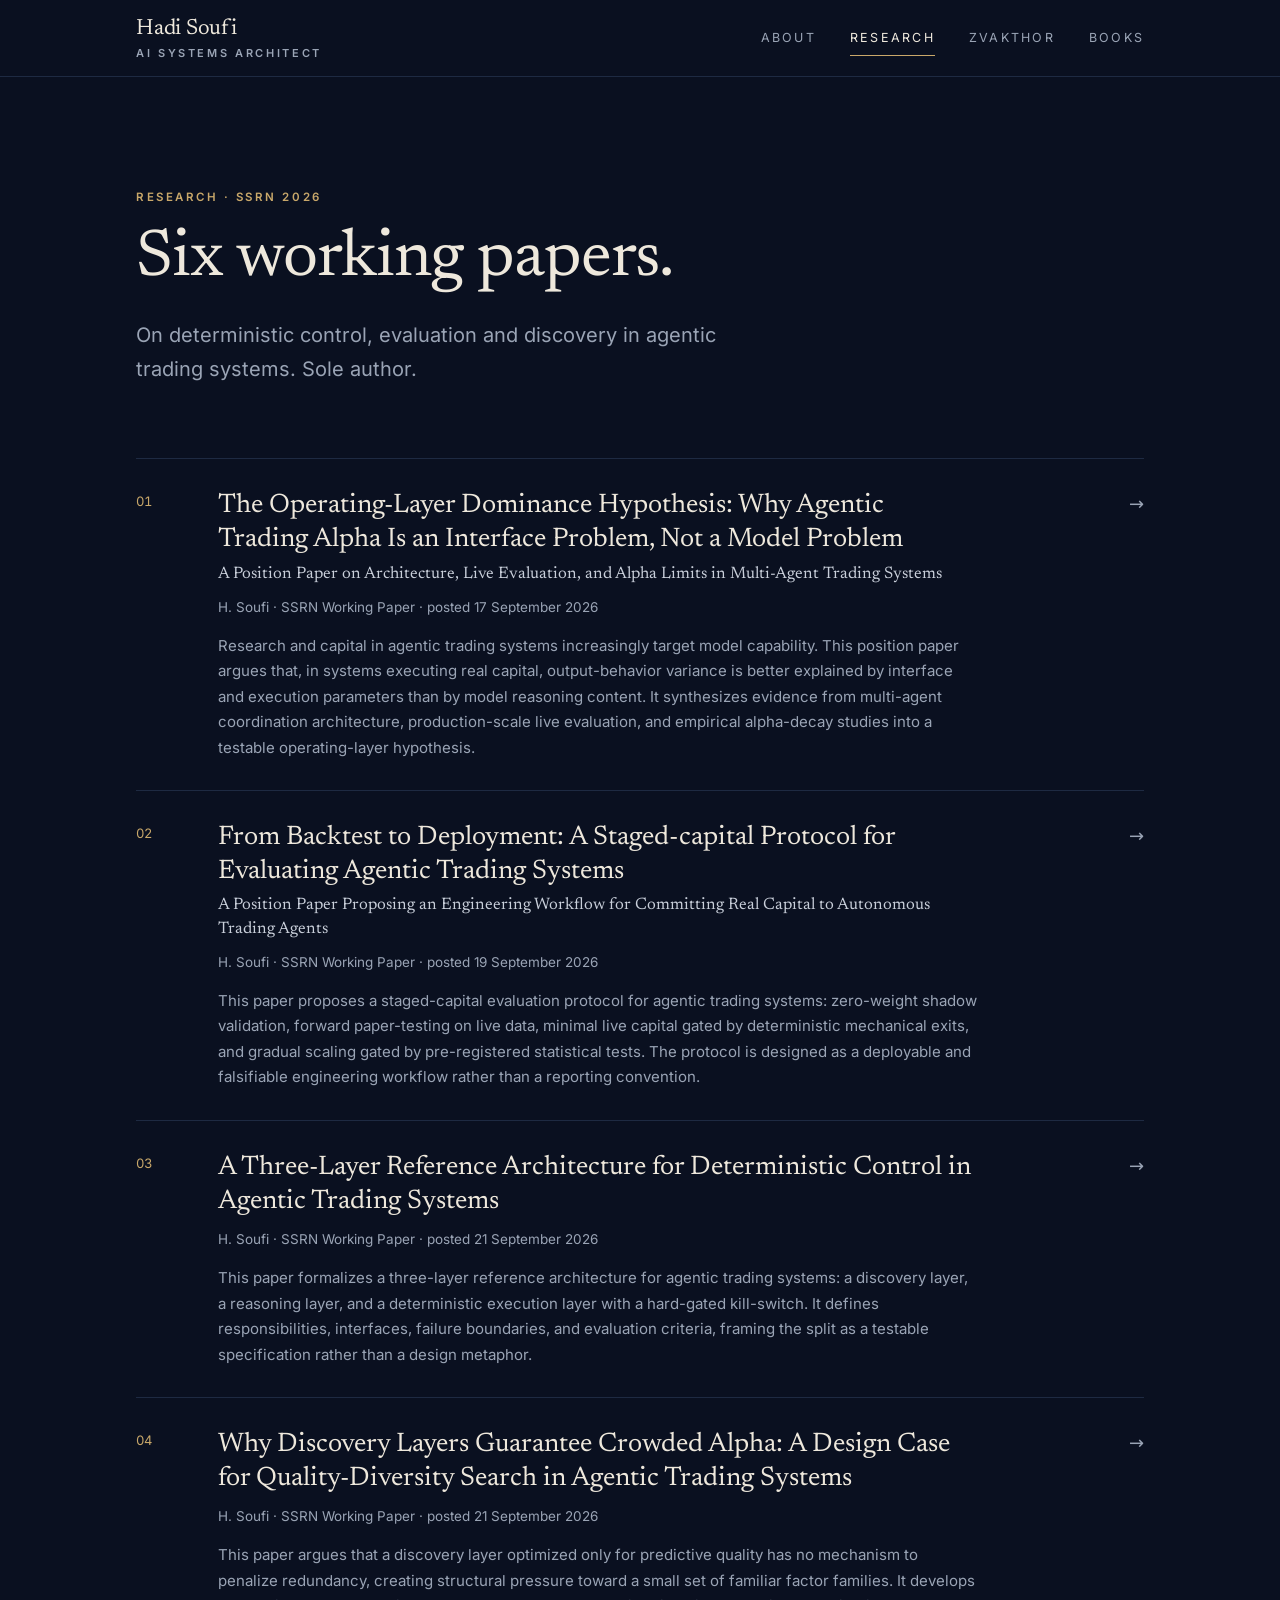
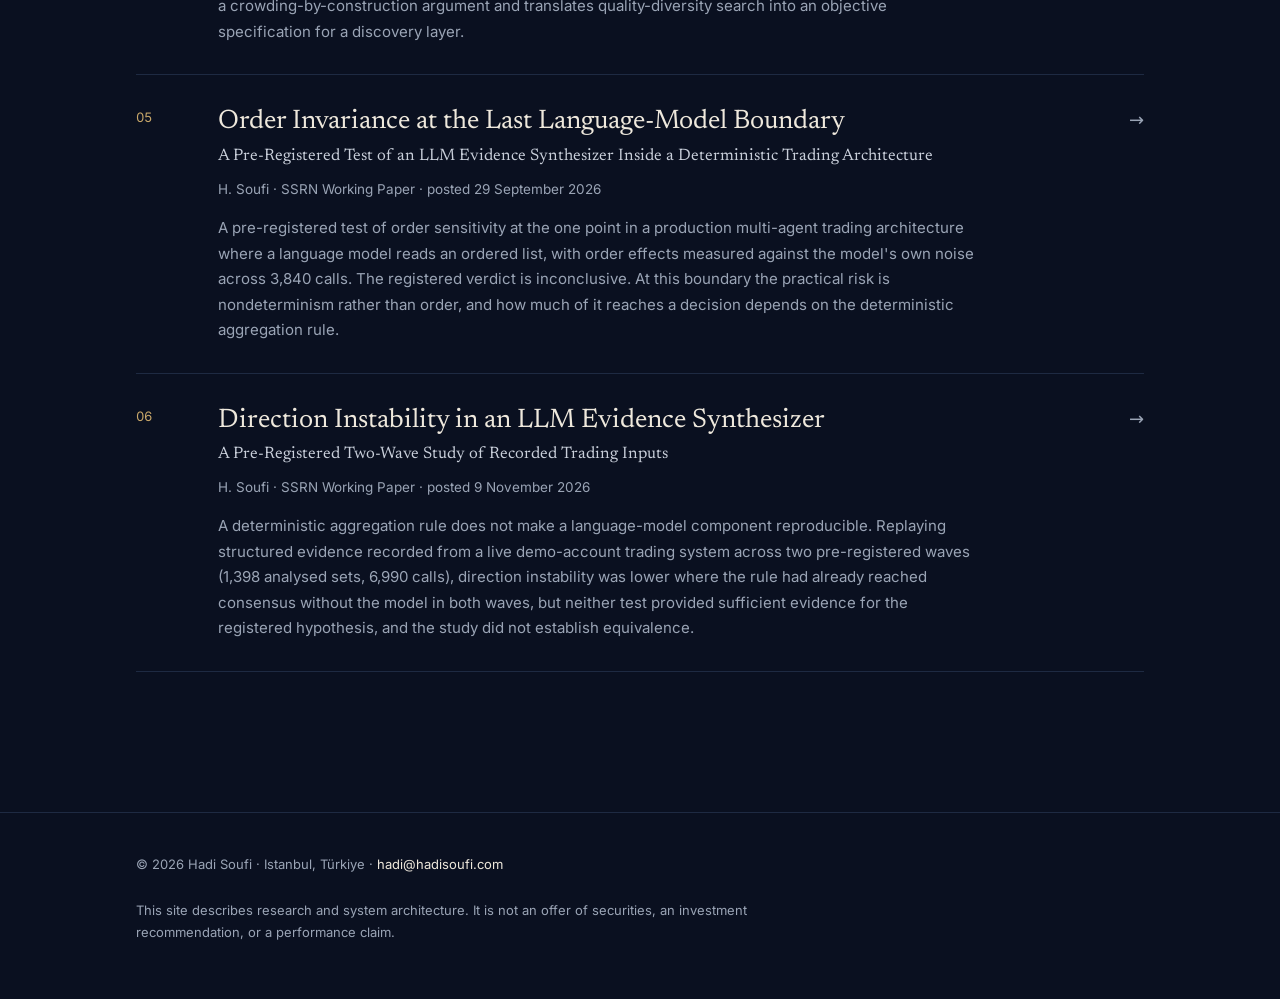
<file: research/index.html>
<!doctype html>
<html lang="en">
<head>
<meta charset="utf-8">
<meta name="viewport" content="width=device-width,initial-scale=1">
<title>Research — Hadi Soufi</title>
<meta name="description" content="Six SSRN working papers by Hadi Soufi on deterministic control, evaluation, discovery and reproducibility in agentic trading systems.">
<link rel="canonical" href="https://hadisoufi.com/research/">
<meta name="robots" content="index,follow,max-image-preview:large">
<meta name="author" content="Hadi Soufi">
<meta name="theme-color" content="#0A1020">
<meta property="og:type" content="website">
<meta property="og:site_name" content="Hadi Soufi">
<meta property="og:title" content="Research — Hadi Soufi">
<meta property="og:description" content="Six SSRN working papers by Hadi Soufi on deterministic control, evaluation, discovery and reproducibility in agentic trading systems.">
<meta property="og:url" content="https://hadisoufi.com/research/">
<meta property="og:image" content="https://hadisoufi.com/og.png">
<meta property="og:image:width" content="1200">
<meta property="og:image:height" content="630">
<meta property="og:image:alt" content="Hadi Soufi — AI Systems Architect">
<meta name="twitter:card" content="summary_large_image">
<meta name="twitter:title" content="Research — Hadi Soufi">
<meta name="twitter:description" content="Six SSRN working papers by Hadi Soufi on deterministic control, evaluation, discovery and reproducibility in agentic trading systems.">
<meta name="twitter:image" content="https://hadisoufi.com/og.png">
<link rel="icon" href="/favicon.svg" type="image/svg+xml">
<link rel="preload" href="/fonts/newsreader-400.woff2" as="font" type="font/woff2" crossorigin>
<link rel="stylesheet" href="/site.css">
<link rel="me" href="https://orcid.org/0009-0009-4656-5983"><link rel="me" href="https://github.com/hadisoufi20"><link rel="me" href="https://www.linkedin.com/in/hadi-soufi-463170266">
<script type="application/ld+json">{"@context":"https://schema.org","@graph":[{"@type":"CollectionPage","@id":"https://hadisoufi.com/research/#page","url":"https://hadisoufi.com/research/","name":"Research — Hadi Soufi","inLanguage":"en","isPartOf":{"@id":"https://hadisoufi.com/#website"},"about":{"@id":"https://hadisoufi.com/#person"},"mainEntity":{"@type":"ItemList","numberOfItems":6,"itemListElement":[{"@type":"ListItem","position":1,"url":"https://hadisoufi.com/research/the-operating-layer-dominance-hypothesis/","name":"The Operating-Layer Dominance Hypothesis: Why Agentic Trading Alpha Is an Interface Problem, Not a Model Problem"},{"@type":"ListItem","position":2,"url":"https://hadisoufi.com/research/from-backtest-to-deployment/","name":"From Backtest to Deployment: A Staged-capital Protocol for Evaluating Agentic Trading Systems"},{"@type":"ListItem","position":3,"url":"https://hadisoufi.com/research/three-layer-reference-architecture/","name":"A Three-Layer Reference Architecture for Deterministic Control in Agentic Trading Systems"},{"@type":"ListItem","position":4,"url":"https://hadisoufi.com/research/why-discovery-layers-guarantee-crowded-alpha/","name":"Why Discovery Layers Guarantee Crowded Alpha: A Design Case for Quality-Diversity Search in Agentic Trading Systems"},{"@type":"ListItem","position":5,"url":"https://hadisoufi.com/research/order-invariance-at-the-last-language-model-boundary/","name":"Order Invariance at the Last Language-Model Boundary"},{"@type":"ListItem","position":6,"url":"https://hadisoufi.com/research/direction-instability-in-an-llm-evidence-synthesizer/","name":"Direction Instability in an LLM Evidence Synthesizer"}]}},{"@type":"Person","@id":"https://hadisoufi.com/#person","name":"Hadi Soufi","url":"https://hadisoufi.com/"}]}</script>
</head>
<body>
<a class="skip" href="#main">Skip to content</a>
<header class="top"><div class="wrap">
<a class="brand" href="/"><b>Hadi Soufi</b><small>AI Systems Architect</small></a>
<nav aria-label="Primary"><ul class="nav"><li><a href="/about/">About</a></li><li><a href="/research/" aria-current="page">Research</a></li><li><a href="/zvakthor/">ZVAKTHOR</a></li><li><a href="/books/">Books</a></li></ul></nav>
</div></header>
<main id="main">

<div class="page-head"><div class="wrap"><p class="kicker">Research · SSRN 2026</p><h1 class="h2">Six working papers.</h1>
<p class="lede" style="margin-top:24px">On deterministic control, evaluation and discovery in agentic trading systems. Sole author.</p></div></div>
<section class="first" style="padding-top:0"><div class="wrap"><ol class="papers"><li><a href="/research/the-operating-layer-dominance-hypothesis/"><span class="n">01</span><span><span class="t">The Operating-Layer Dominance Hypothesis: Why Agentic Trading Alpha Is an Interface Problem, Not a Model Problem</span><span class="st">A Position Paper on Architecture, Live Evaluation, and Alpha Limits in Multi-Agent Trading Systems</span><span class="m">H. Soufi · SSRN Working Paper · posted 17 September 2026</span><span class="ab">Research and capital in agentic trading systems increasingly target model capability. This position paper argues that, in systems executing real capital, output-behavior variance is better explained by interface and execution parameters than by model reasoning content. It synthesizes evidence from multi-agent coordination architecture, production-scale live evaluation, and empirical alpha-decay studies into a testable operating-layer hypothesis.</span></span><span class="go" aria-hidden="true">→</span></a></li><li><a href="/research/from-backtest-to-deployment/"><span class="n">02</span><span><span class="t">From Backtest to Deployment: A Staged-capital Protocol for Evaluating Agentic Trading Systems</span><span class="st">A Position Paper Proposing an Engineering Workflow for Committing Real Capital to Autonomous Trading Agents</span><span class="m">H. Soufi · SSRN Working Paper · posted 19 September 2026</span><span class="ab">This paper proposes a staged-capital evaluation protocol for agentic trading systems: zero-weight shadow validation, forward paper-testing on live data, minimal live capital gated by deterministic mechanical exits, and gradual scaling gated by pre-registered statistical tests. The protocol is designed as a deployable and falsifiable engineering workflow rather than a reporting convention.</span></span><span class="go" aria-hidden="true">→</span></a></li><li><a href="/research/three-layer-reference-architecture/"><span class="n">03</span><span><span class="t">A Three-Layer Reference Architecture for Deterministic Control in Agentic Trading Systems</span><span class="m">H. Soufi · SSRN Working Paper · posted 21 September 2026</span><span class="ab">This paper formalizes a three-layer reference architecture for agentic trading systems: a discovery layer, a reasoning layer, and a deterministic execution layer with a hard-gated kill-switch. It defines responsibilities, interfaces, failure boundaries, and evaluation criteria, framing the split as a testable specification rather than a design metaphor.</span></span><span class="go" aria-hidden="true">→</span></a></li><li><a href="/research/why-discovery-layers-guarantee-crowded-alpha/"><span class="n">04</span><span><span class="t">Why Discovery Layers Guarantee Crowded Alpha: A Design Case for Quality-Diversity Search in Agentic Trading Systems</span><span class="m">H. Soufi · SSRN Working Paper · posted 21 September 2026</span><span class="ab">This paper argues that a discovery layer optimized only for predictive quality has no mechanism to penalize redundancy, creating structural pressure toward a small set of familiar factor families. It develops a crowding-by-construction argument and translates quality-diversity search into an objective specification for a discovery layer.</span></span><span class="go" aria-hidden="true">→</span></a></li><li><a href="/research/order-invariance-at-the-last-language-model-boundary/"><span class="n">05</span><span><span class="t">Order Invariance at the Last Language-Model Boundary</span><span class="st">A Pre-Registered Test of an LLM Evidence Synthesizer Inside a Deterministic Trading Architecture</span><span class="m">H. Soufi · SSRN Working Paper · posted 29 September 2026</span><span class="ab">A pre-registered test of order sensitivity at the one point in a production multi-agent trading architecture where a language model reads an ordered list, with order effects measured against the model&#x27;s own noise across 3,840 calls. The registered verdict is inconclusive. At this boundary the practical risk is nondeterminism rather than order, and how much of it reaches a decision depends on the deterministic aggregation rule.</span></span><span class="go" aria-hidden="true">→</span></a></li><li><a href="/research/direction-instability-in-an-llm-evidence-synthesizer/"><span class="n">06</span><span><span class="t">Direction Instability in an LLM Evidence Synthesizer</span><span class="st">A Pre-Registered Two-Wave Study of Recorded Trading Inputs</span><span class="m">H. Soufi · SSRN Working Paper · posted 9 November 2026</span><span class="ab">A deterministic aggregation rule does not make a language-model component reproducible. Replaying structured evidence recorded from a live demo-account trading system across two pre-registered waves (1,398 analysed sets, 6,990 calls), direction instability was lower where the rule had already reached consensus without the model in both waves, but neither test provided sufficient evidence for the registered hypothesis, and the study did not establish equivalence.</span></span><span class="go" aria-hidden="true">→</span></a></li></ol></div></section>

</main>
<footer><div class="wrap">
<p>© 2026 Hadi Soufi · Istanbul, Türkiye · <a href="mailto:hadi@hadisoufi.com">hadi@hadisoufi.com</a></p>
<p>This site describes research and system architecture. It is not an offer of securities, an investment recommendation, or a performance claim.</p>
</div></footer>
</body>
</html>
</file>
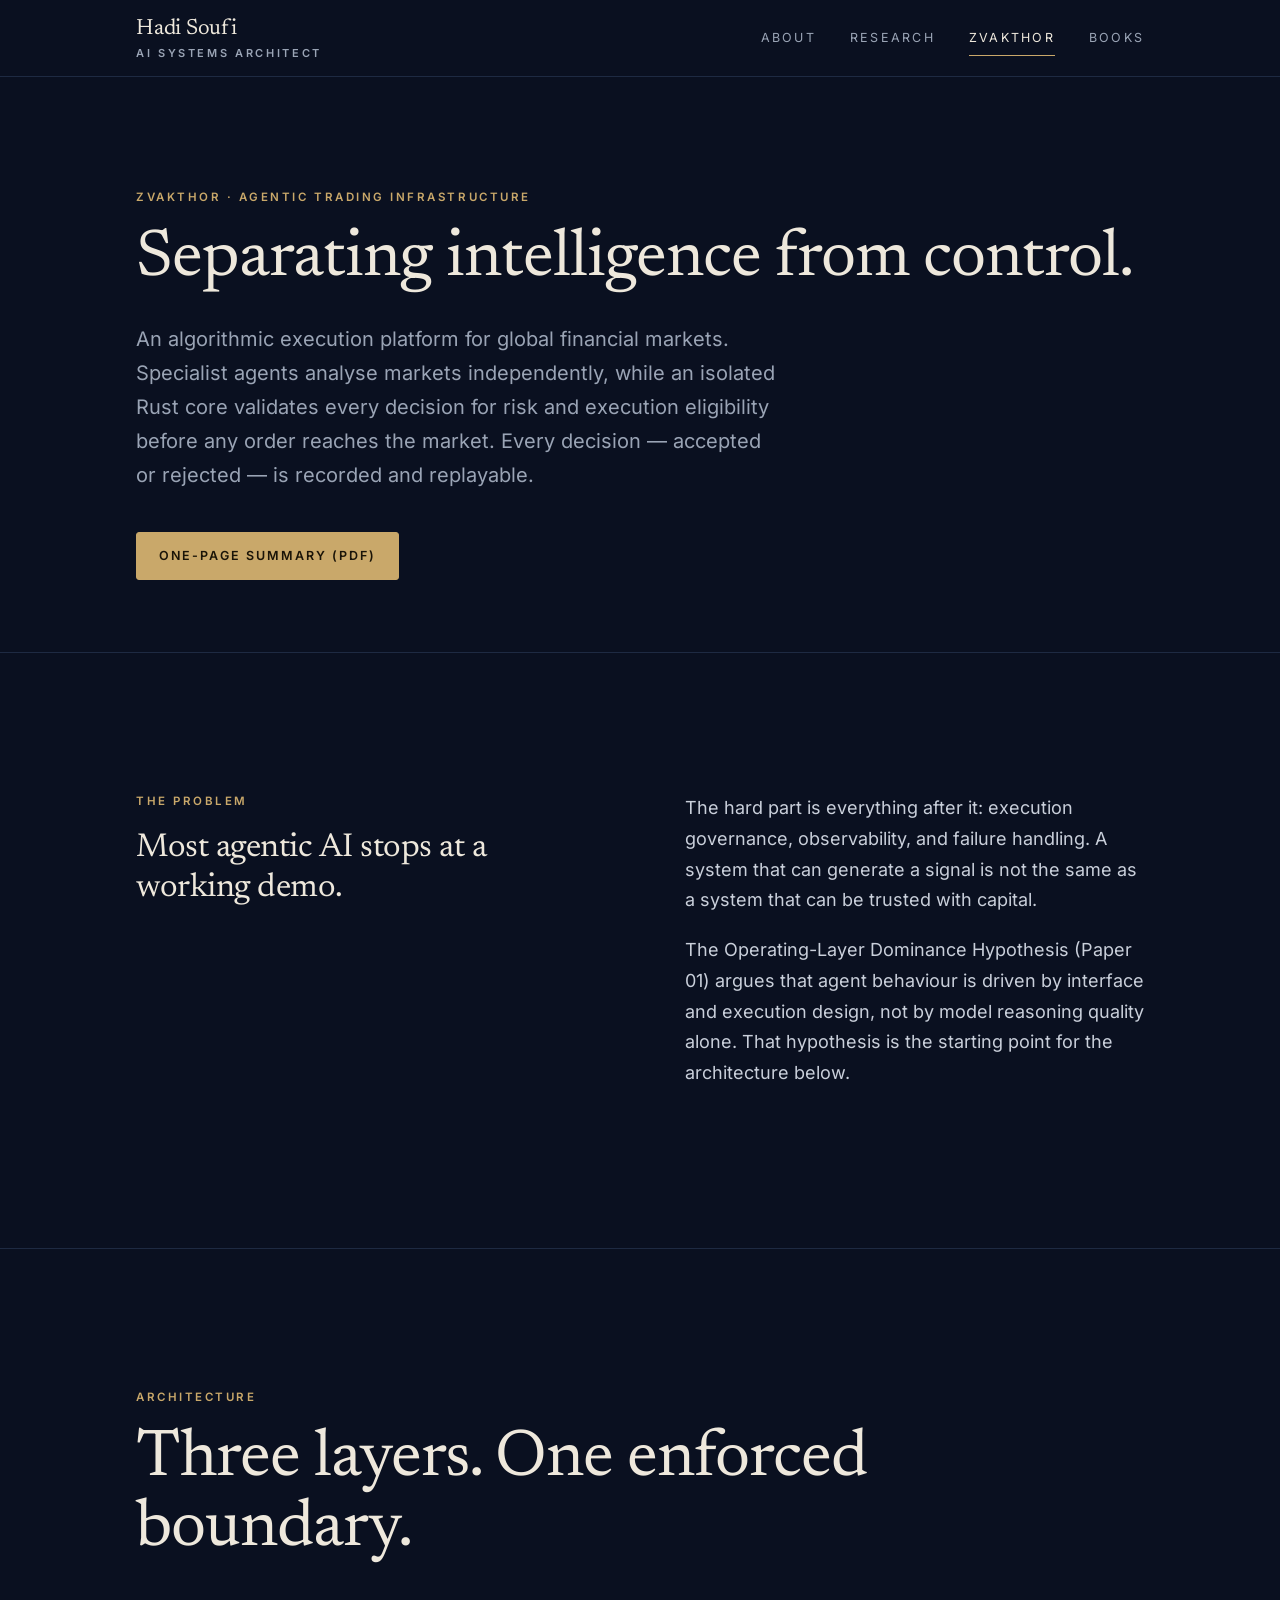
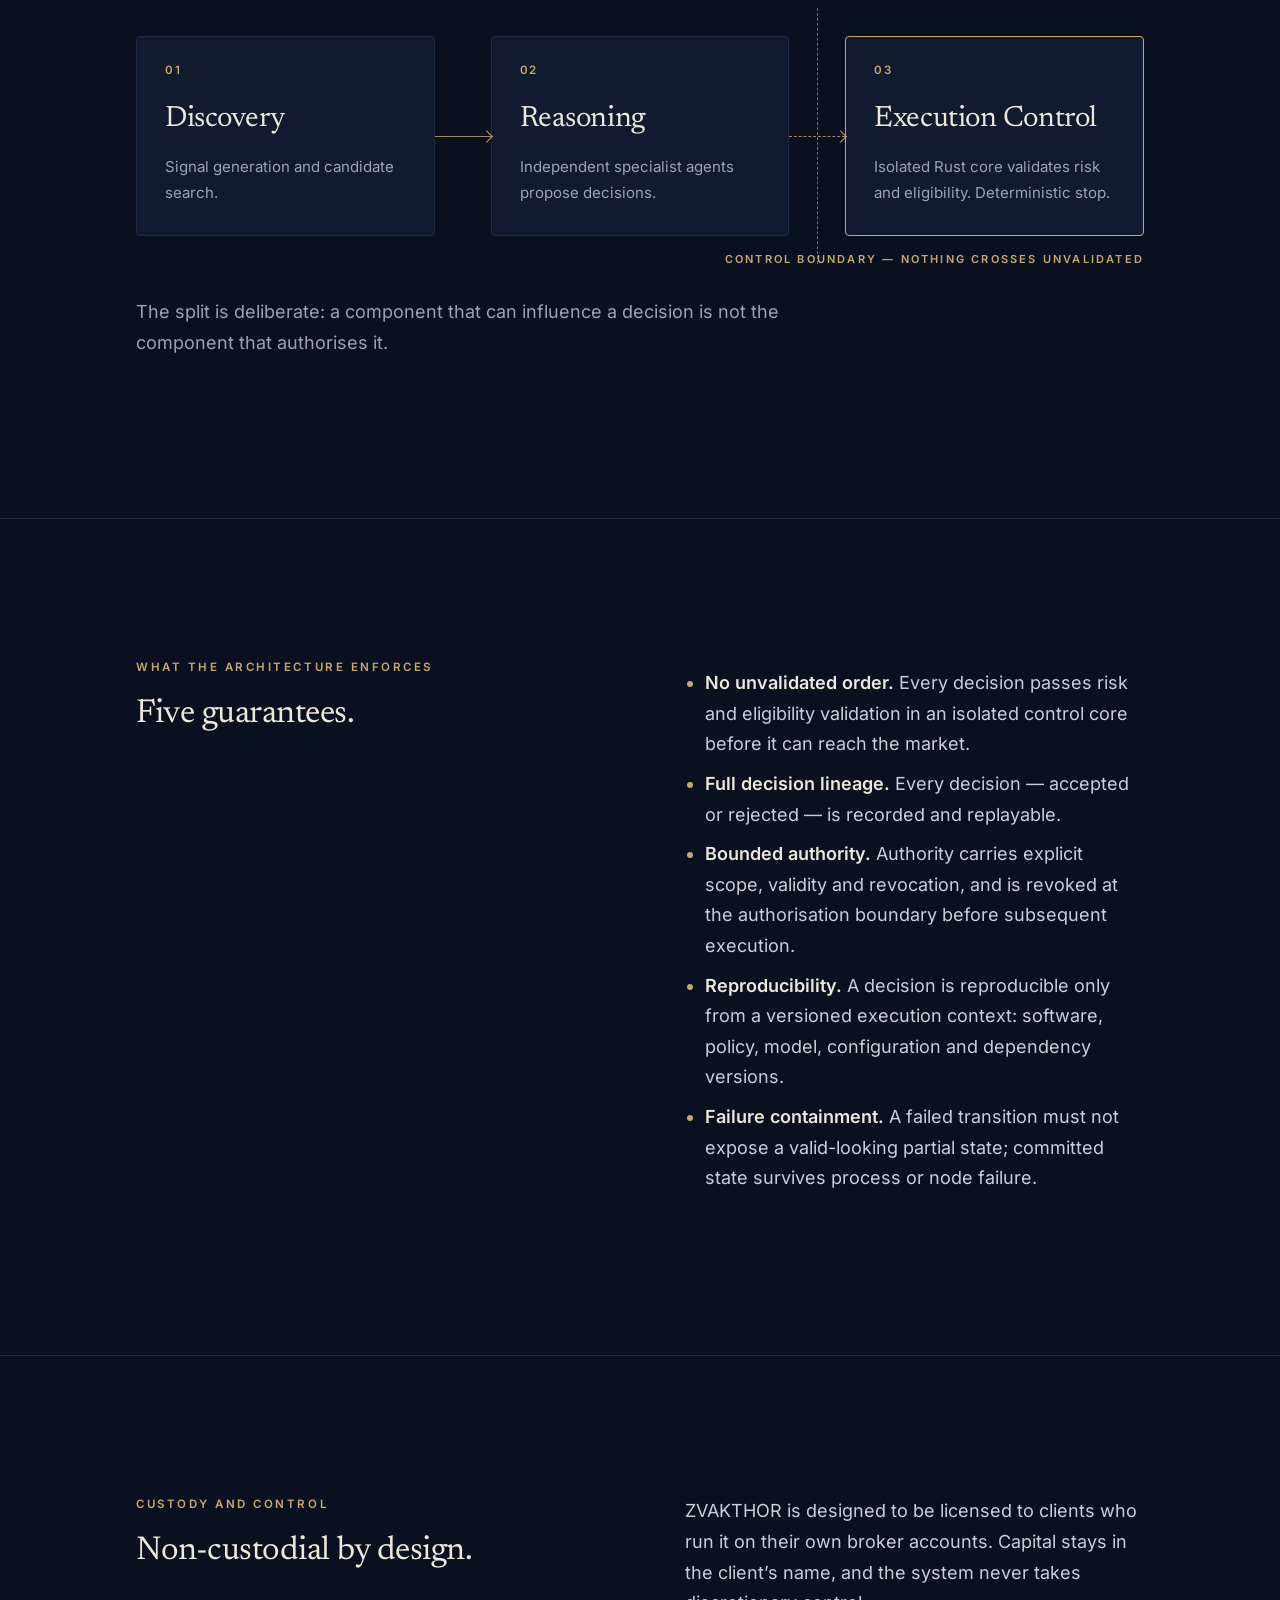
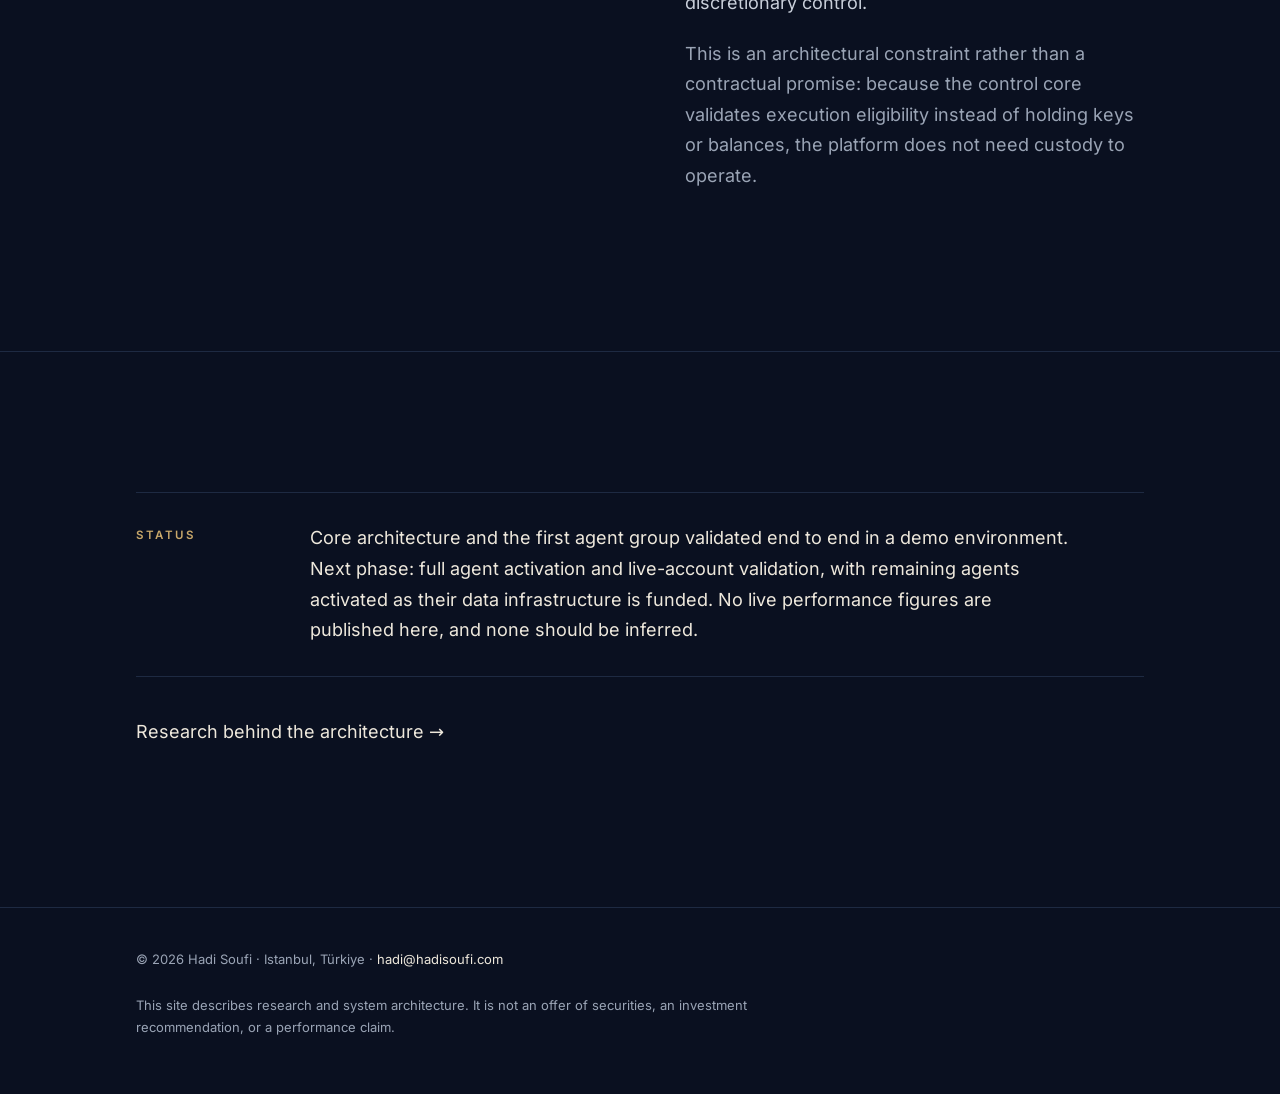
<file: zvakthor/index.html>
<!doctype html>
<html lang="en">
<head>
<meta charset="utf-8">
<meta name="viewport" content="width=device-width,initial-scale=1">
<title>ZVAKTHOR — Deterministic Control for Trading Agents</title>
<meta name="description" content="ZVAKTHOR separates intelligence from control: specialist agents analyse markets; an isolated Rust core validates every decision before any order reaches the market.">
<link rel="canonical" href="https://hadisoufi.com/zvakthor/">
<meta name="robots" content="index,follow,max-image-preview:large">
<meta name="author" content="Hadi Soufi">
<meta name="theme-color" content="#0A1020">
<meta property="og:type" content="website">
<meta property="og:site_name" content="Hadi Soufi">
<meta property="og:title" content="ZVAKTHOR — Deterministic Control for Trading Agents">
<meta property="og:description" content="ZVAKTHOR separates intelligence from control: specialist agents analyse markets; an isolated Rust core validates every decision before any order reaches the market.">
<meta property="og:url" content="https://hadisoufi.com/zvakthor/">
<meta property="og:image" content="https://hadisoufi.com/og.png">
<meta property="og:image:width" content="1200">
<meta property="og:image:height" content="630">
<meta property="og:image:alt" content="Hadi Soufi — AI Systems Architect">
<meta name="twitter:card" content="summary_large_image">
<meta name="twitter:title" content="ZVAKTHOR — Deterministic Control for Trading Agents">
<meta name="twitter:description" content="ZVAKTHOR separates intelligence from control: specialist agents analyse markets; an isolated Rust core validates every decision before any order reaches the market.">
<meta name="twitter:image" content="https://hadisoufi.com/og.png">
<link rel="icon" href="/favicon.svg" type="image/svg+xml">
<link rel="preload" href="/fonts/newsreader-400.woff2" as="font" type="font/woff2" crossorigin>
<link rel="stylesheet" href="/site.css">
<link rel="me" href="https://orcid.org/0009-0009-4656-5983"><link rel="me" href="https://github.com/hadisoufi20"><link rel="me" href="https://www.linkedin.com/in/hadi-soufi-463170266">
<script type="application/ld+json">{"@context":"https://schema.org","@graph":[{"@type":"Organization","@id":"https://hadisoufi.com/zvakthor/#org","name":"ZVAKTHOR","url":"https://hadisoufi.com/zvakthor/","description":"Algorithmic execution platform that separates intelligence from control: specialist agents analyse markets; an isolated Rust core validates every decision before any order reaches the market.","founder":{"@id":"https://hadisoufi.com/#person"}},{"@type":"Person","@id":"https://hadisoufi.com/#person","name":"Hadi Soufi","url":"https://hadisoufi.com/"}]}</script>
</head>
<body>
<a class="skip" href="#main">Skip to content</a>
<header class="top"><div class="wrap">
<a class="brand" href="/"><b>Hadi Soufi</b><small>AI Systems Architect</small></a>
<nav aria-label="Primary"><ul class="nav"><li><a href="/about/">About</a></li><li><a href="/research/">Research</a></li><li><a href="/zvakthor/" aria-current="page">ZVAKTHOR</a></li><li><a href="/books/">Books</a></li></ul></nav>
</div></header>
<main id="main">

<div class="page-head"><div class="wrap"><p class="kicker">ZVAKTHOR · Agentic trading infrastructure</p>
<h1 class="h2">Separating intelligence from control.</h1>
<p class="lede" style="margin-top:28px">An algorithmic execution platform for global financial markets. Specialist agents analyse markets independently, while an isolated Rust core validates every decision for risk and execution eligibility before any order reaches the market. Every decision — accepted or rejected — is recorded and replayable.</p>
<div class="ctas"><a class="btn gold" href="/zvakthor-one-pager.pdf">One-page summary (PDF)</a></div></div></div>

<section><div class="wrap split">
<div><p class="kicker">The problem</p><h2 class="h3">Most agentic AI stops at a working demo.</h2></div>
<div><p>The hard part is everything after it: execution governance, observability, and failure handling. A system that can generate a signal is not the same as a system that can be trusted with capital.</p>
<p>The Operating-Layer Dominance Hypothesis (Paper 01) argues that agent behaviour is driven by interface and execution design, not by model reasoning quality alone. That hypothesis is the starting point for the architecture below.</p></div>
</div></section>

<section><div class="wrap"><p class="kicker">Architecture</p><h2 class="h2">Three layers. One enforced boundary.</h2>
<div class="arch" role="img" aria-label="Three-layer architecture: Discovery, Reasoning, and Execution Control, with an enforced control boundary before execution">
<div class="layer"><div class="n">01</div><h3>Discovery</h3><p>Signal generation and candidate search.</p></div>
<div class="link" aria-hidden="true"></div>
<div class="layer"><div class="n">02</div><h3>Reasoning</h3><p>Independent specialist agents propose decisions.</p></div>
<div class="link gate" aria-hidden="true"></div>
<div class="layer core"><div class="n">03</div><h3>Execution Control</h3><p>Isolated Rust core validates risk and eligibility. Deterministic stop.</p></div>
<div class="boundary" aria-hidden="true" style="left:calc((100% - 112px)*2/3 + 84px)"></div>
</div>
<p class="boundary-label">Control boundary — nothing crosses unvalidated</p>
<p class="muted" style="margin-top:32px;max-width:720px">The split is deliberate: a component that can influence a decision is not the component that authorises it.</p>
</div></section>

<section><div class="wrap split">
<div><p class="kicker">What the architecture enforces</p><h2 class="h3">Five guarantees.</h2></div>
<div class="prose"><ul>
<li><b style="color:var(--ink)">No unvalidated order.</b> Every decision passes risk and eligibility validation in an isolated control core before it can reach the market.</li>
<li><b style="color:var(--ink)">Full decision lineage.</b> Every decision — accepted or rejected — is recorded and replayable.</li>
<li><b style="color:var(--ink)">Bounded authority.</b> Authority carries explicit scope, validity and revocation, and is revoked at the authorisation boundary before subsequent execution.</li>
<li><b style="color:var(--ink)">Reproducibility.</b> A decision is reproducible only from a versioned execution context: software, policy, model, configuration and dependency versions.</li>
<li><b style="color:var(--ink)">Failure containment.</b> A failed transition must not expose a valid-looking partial state; committed state survives process or node failure.</li>
</ul></div>
</div></section>

<section><div class="wrap split">
<div><p class="kicker">Custody and control</p><h2 class="h3">Non-custodial by design.</h2></div>
<div><p>ZVAKTHOR is designed to be licensed to clients who run it on their own broker accounts. Capital stays in the client’s name, and the system never takes discretionary control.</p>
<p class="muted">This is an architectural constraint rather than a contractual promise: because the control core validates execution eligibility instead of holding keys or balances, the platform does not need custody to operate.</p></div>
</div></section>

<section><div class="wrap">
<div class="status" style="margin-top:0"><p class="kicker">Status</p><p>Core architecture and the first agent group validated end to end in a demo environment. Next phase: full agent activation and live-account validation, with remaining agents activated as their data infrastructure is funded. No live performance figures are published here, and none should be inferred.</p></div>
<p style="margin-top:40px"><a class="arrow" href="/research/">Research behind the architecture</a></p>
</div></section>

</main>
<footer><div class="wrap">
<p>© 2026 Hadi Soufi · Istanbul, Türkiye · <a href="mailto:hadi@hadisoufi.com">hadi@hadisoufi.com</a></p>
<p>This site describes research and system architecture. It is not an offer of securities, an investment recommendation, or a performance claim.</p>
</div></footer>
</body>
</html>
</file>
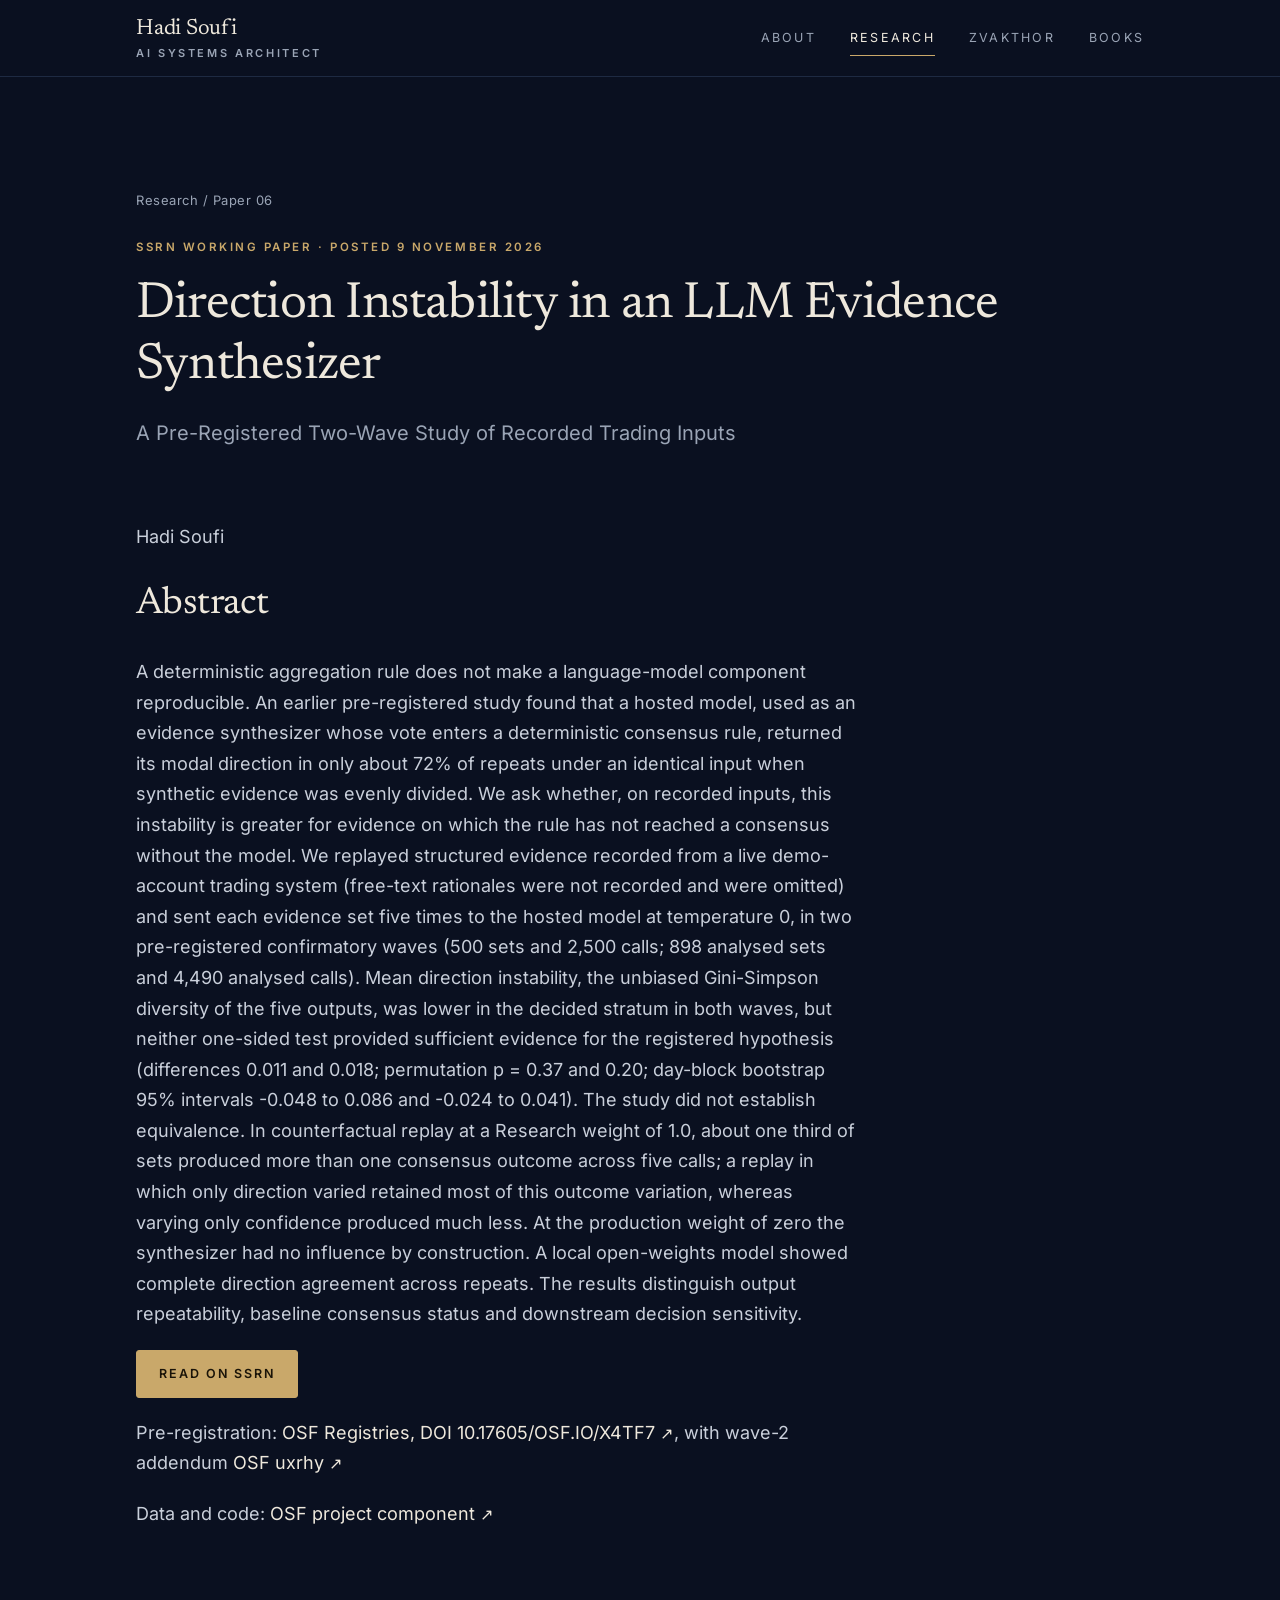
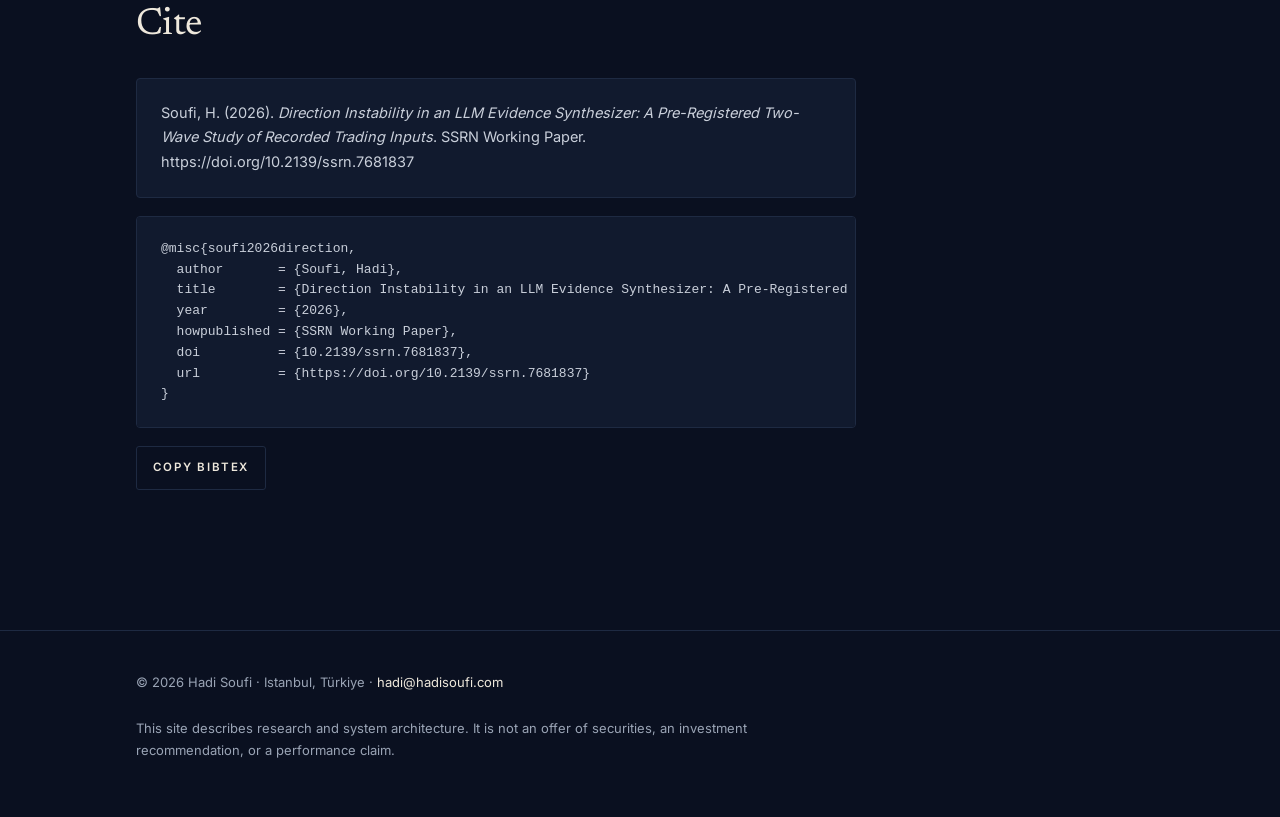
<file: research/direction-instability-in-an-llm-evidence-synthesizer/index.html>
<!doctype html>
<html lang="en">
<head>
<meta charset="utf-8">
<meta name="viewport" content="width=device-width,initial-scale=1">
<title>Direction Instability in an LLM Evidence Synthesizer — Hadi Soufi</title>
<meta name="description" content="A pre-registered two-wave study: a deterministic aggregation rule does not make a language-model component reproducible. 1,398 evidence sets, 6,990 calls.">
<link rel="canonical" href="https://hadisoufi.com/research/direction-instability-in-an-llm-evidence-synthesizer/">
<meta name="robots" content="index,follow,max-image-preview:large">
<meta name="author" content="Hadi Soufi">
<meta name="theme-color" content="#0A1020">
<meta property="og:type" content="article">
<meta property="og:site_name" content="Hadi Soufi">
<meta property="og:title" content="Direction Instability in an LLM Evidence Synthesizer — Hadi Soufi">
<meta property="og:description" content="A pre-registered two-wave study: a deterministic aggregation rule does not make a language-model component reproducible. 1,398 evidence sets, 6,990 calls.">
<meta property="og:url" content="https://hadisoufi.com/research/direction-instability-in-an-llm-evidence-synthesizer/">
<meta property="og:image" content="https://hadisoufi.com/og.png">
<meta property="og:image:width" content="1200">
<meta property="og:image:height" content="630">
<meta property="og:image:alt" content="Hadi Soufi — AI Systems Architect">
<meta name="twitter:card" content="summary_large_image">
<meta name="twitter:title" content="Direction Instability in an LLM Evidence Synthesizer — Hadi Soufi">
<meta name="twitter:description" content="A pre-registered two-wave study: a deterministic aggregation rule does not make a language-model component reproducible. 1,398 evidence sets, 6,990 calls.">
<meta name="twitter:image" content="https://hadisoufi.com/og.png">
<link rel="icon" href="/favicon.svg" type="image/svg+xml">
<link rel="preload" href="/fonts/newsreader-400.woff2" as="font" type="font/woff2" crossorigin>
<link rel="stylesheet" href="/site.css">
<link rel="me" href="https://orcid.org/0009-0009-4656-5983"><link rel="me" href="https://github.com/hadisoufi20"><link rel="me" href="https://www.linkedin.com/in/hadi-soufi-463170266">
<meta name="citation_title" content="Direction Instability in an LLM Evidence Synthesizer — A Pre-Registered Two-Wave Study of Recorded Trading Inputs"><meta name="citation_author" content="Soufi, Hadi"><meta name="citation_publication_date" content="2026/11/09"><meta name="citation_publisher" content="SSRN"><meta name="citation_abstract_html_url" content="https://hadisoufi.com/research/direction-instability-in-an-llm-evidence-synthesizer/"><meta name="citation_doi" content="10.2139/ssrn.7681837">
<script type="application/ld+json">{"@context":"https://schema.org","@graph":[{"@type":"ScholarlyArticle","@id":"https://hadisoufi.com/research/direction-instability-in-an-llm-evidence-synthesizer/#article","headline":"Direction Instability in an LLM Evidence Synthesizer","name":"Direction Instability in an LLM Evidence Synthesizer — A Pre-Registered Two-Wave Study of Recorded Trading Inputs","alternativeHeadline":"A Pre-Registered Two-Wave Study of Recorded Trading Inputs","author":{"@id":"https://hadisoufi.com/#person"},"datePublished":"2026-11-09","publisher":{"@type":"Organization","name":"SSRN"},"url":"https://hadisoufi.com/research/direction-instability-in-an-llm-evidence-synthesizer/","sameAs":["https://ssrn.com/abstract=7681837","https://doi.org/10.2139/ssrn.7681837"],"identifier":{"@type":"PropertyValue","propertyID":"DOI","value":"10.2139/ssrn.7681837"},"abstract":"A deterministic aggregation rule does not make a language-model component reproducible. An earlier pre-registered study found that a hosted model, used as an evidence synthesizer whose vote enters a deterministic consensus rule, returned its modal direction in only about 72% of repeats under an identical input when synthetic evidence was evenly divided. We ask whether, on recorded inputs, this instability is greater for evidence on which the rule has not reached a consensus without the model. We replayed structured evidence recorded from a live demo-account trading system (free-text rationales were not recorded and were omitted) and sent each evidence set five times to the hosted model at temperature 0, in two pre-registered confirmatory waves (500 sets and 2,500 calls; 898 analysed sets and 4,490 analysed calls). Mean direction instability, the unbiased Gini-Simpson diversity of the five outputs, was lower in the decided stratum in both waves, but neither one-sided test provided sufficient evidence for the registered hypothesis (differences 0.011 and 0.018; permutation p = 0.37 and 0.20; day-block bootstrap 95% intervals -0.048 to 0.086 and -0.024 to 0.041). The study did not establish equivalence. In counterfactual replay at a Research weight of 1.0, about one third of sets produced more than one consensus outcome across five calls; a replay in which only direction varied retained most of this outcome variation, whereas varying only confidence produced much less. At the production weight of zero the synthesizer had no influence by construction. A local open-weights model showed complete direction agreement across repeats. The results distinguish output repeatability, baseline consensus status and downstream decision sensitivity.","inLanguage":"en"},{"@type":"Person","@id":"https://hadisoufi.com/#person","name":"Hadi Soufi","url":"https://hadisoufi.com/"}]}</script>
</head>
<body>
<a class="skip" href="#main">Skip to content</a>
<header class="top"><div class="wrap">
<a class="brand" href="/"><b>Hadi Soufi</b><small>AI Systems Architect</small></a>
<nav aria-label="Primary"><ul class="nav"><li><a href="/about/">About</a></li><li><a href="/research/" aria-current="page">Research</a></li><li><a href="/zvakthor/">ZVAKTHOR</a></li><li><a href="/books/">Books</a></li></ul></nav>
</div></header>
<main id="main">

<div class="page-head"><div class="wrap"><p class="crumb"><a href="/research/">Research</a> / Paper 06</p>
<p class="kicker">SSRN Working Paper · posted 9 November 2026</p><h1 class="h3" style="font-size:clamp(32px,4vw,52px);max-width:900px">Direction Instability in an LLM Evidence Synthesizer</h1><p class="lede" style="margin-top:20px;max-width:900px">A Pre-Registered Two-Wave Study of Recorded Trading Inputs</p></div></div>
<section class="first" style="padding-top:0"><div class="wrap"><div class="prose">
<p class="muted">Hadi Soufi</p>
<h2 style="margin-top:8px">Abstract</h2>
<p>A deterministic aggregation rule does not make a language-model component reproducible. An earlier pre-registered study found that a hosted model, used as an evidence synthesizer whose vote enters a deterministic consensus rule, returned its modal direction in only about 72% of repeats under an identical input when synthetic evidence was evenly divided. We ask whether, on recorded inputs, this instability is greater for evidence on which the rule has not reached a consensus without the model. We replayed structured evidence recorded from a live demo-account trading system (free-text rationales were not recorded and were omitted) and sent each evidence set five times to the hosted model at temperature 0, in two pre-registered confirmatory waves (500 sets and 2,500 calls; 898 analysed sets and 4,490 analysed calls). Mean direction instability, the unbiased Gini-Simpson diversity of the five outputs, was lower in the decided stratum in both waves, but neither one-sided test provided sufficient evidence for the registered hypothesis (differences 0.011 and 0.018; permutation p = 0.37 and 0.20; day-block bootstrap 95% intervals -0.048 to 0.086 and -0.024 to 0.041). The study did not establish equivalence. In counterfactual replay at a Research weight of 1.0, about one third of sets produced more than one consensus outcome across five calls; a replay in which only direction varied retained most of this outcome variation, whereas varying only confidence produced much less. At the production weight of zero the synthesizer had no influence by construction. A local open-weights model showed complete direction agreement across repeats. The results distinguish output repeatability, baseline consensus status and downstream decision sensitivity.</p>
<p><a class="btn gold" href="https://ssrn.com/abstract=7681837">Read on SSRN</a></p>
<p>Pre-registration: <a class="ext" href="https://doi.org/10.17605/OSF.IO/X4TF7">OSF Registries, DOI 10.17605/OSF.IO/X4TF7</a>, with wave-2 addendum <a class="ext" href="https://osf.io/uxrhy/">OSF uxrhy</a></p><p>Data and code: <a class="ext" href="https://osf.io/6fjrs/">OSF project component</a></p>
<h2>Cite</h2>
<p class="cite">Soufi, H. (2026). <i>Direction Instability in an LLM Evidence Synthesizer: A Pre-Registered Two-Wave Study of Recorded Trading Inputs</i>. SSRN Working Paper. https://doi.org/10.2139/ssrn.7681837</p>
<pre class="cite" id="bib">@misc{soufi2026direction,
  author       = {Soufi, Hadi},
  title        = {Direction Instability in an LLM Evidence Synthesizer: A Pre-Registered Two-Wave Study of Recorded Trading Inputs},
  year         = {2026},
  howpublished = {SSRN Working Paper},
  doi          = {10.2139/ssrn.7681837},
  url          = {https://doi.org/10.2139/ssrn.7681837}
}</pre>
<button class="copy" type="button" data-copy="bib">Copy BibTeX</button>
</div></div></section>
<script>document.querySelector('[data-copy]').addEventListener('click',function(){var b=this;navigator.clipboard.writeText(document.getElementById('bib').textContent).then(function(){b.textContent='Copied';setTimeout(function(){b.textContent='Copy BibTeX'},1600)})})</script>

</main>
<footer><div class="wrap">
<p>© 2026 Hadi Soufi · Istanbul, Türkiye · <a href="mailto:hadi@hadisoufi.com">hadi@hadisoufi.com</a></p>
<p>This site describes research and system architecture. It is not an offer of securities, an investment recommendation, or a performance claim.</p>
</div></footer>
</body>
</html>
</file>
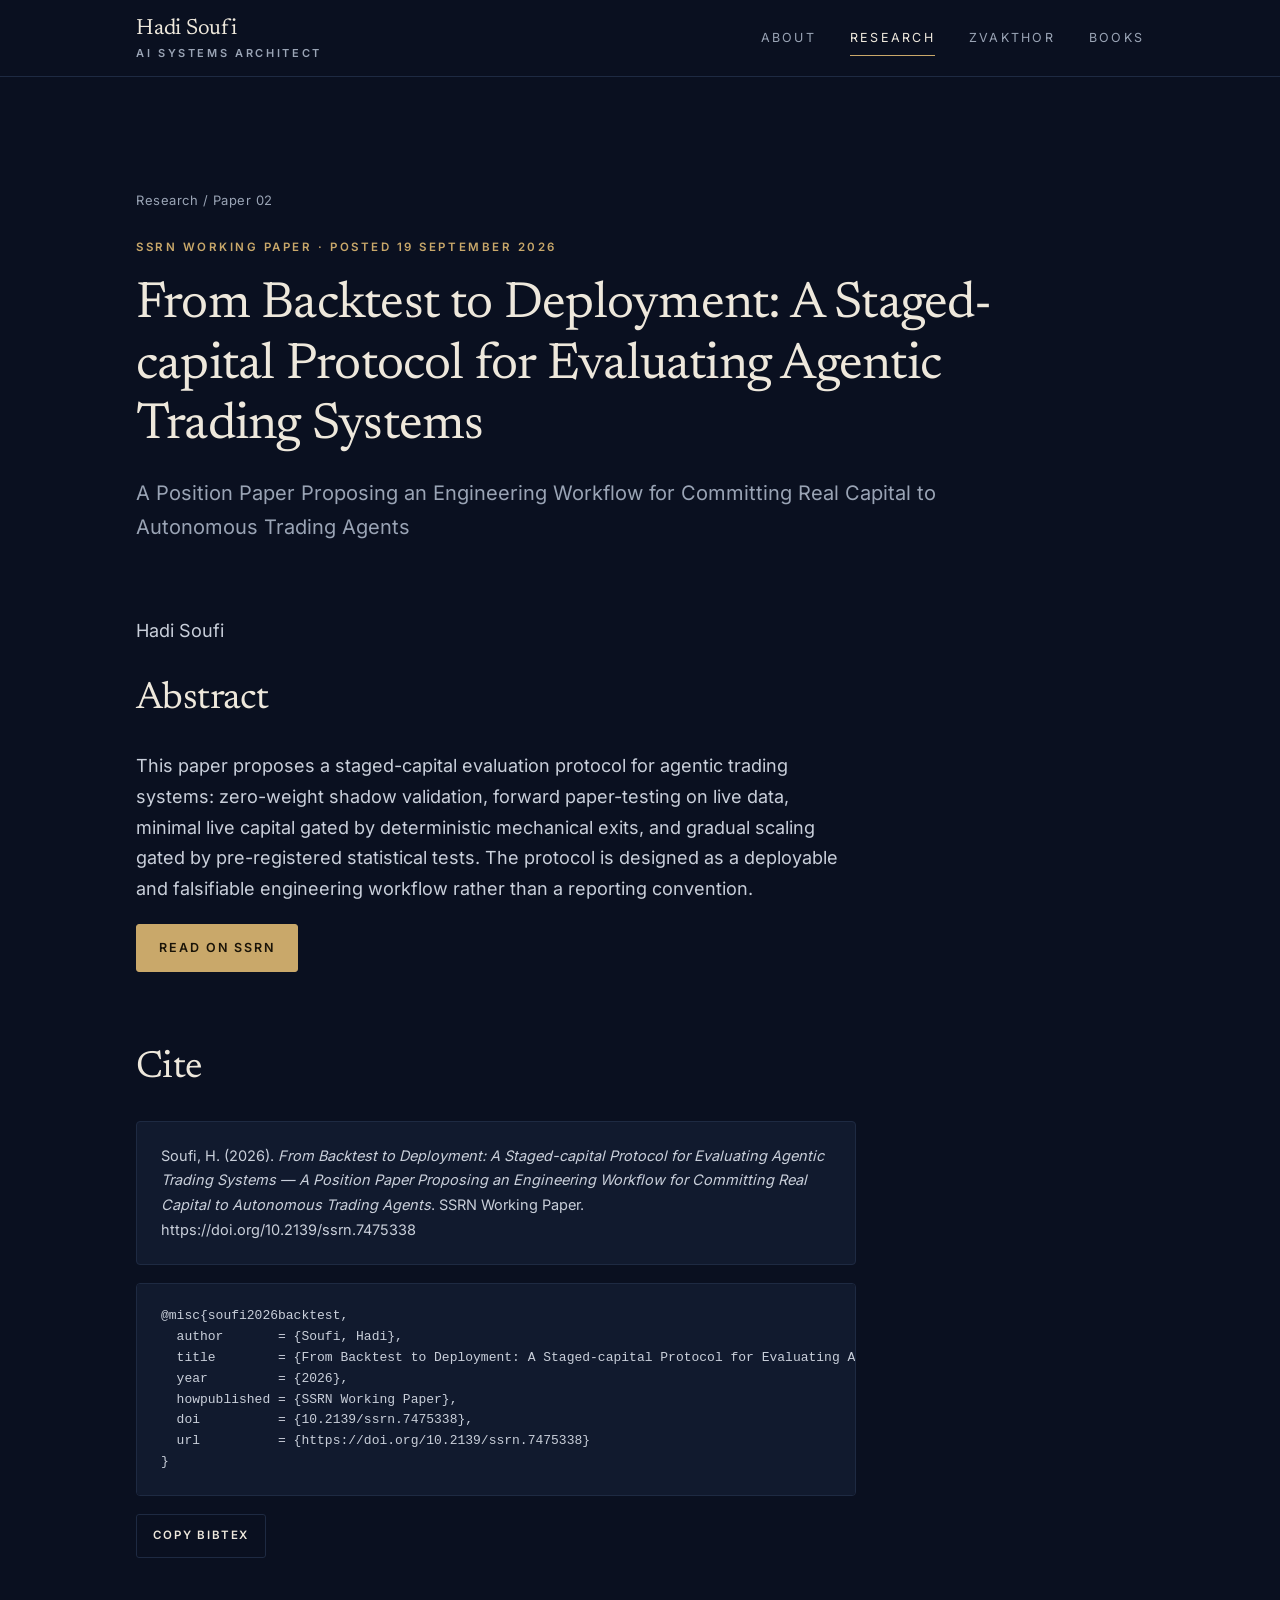
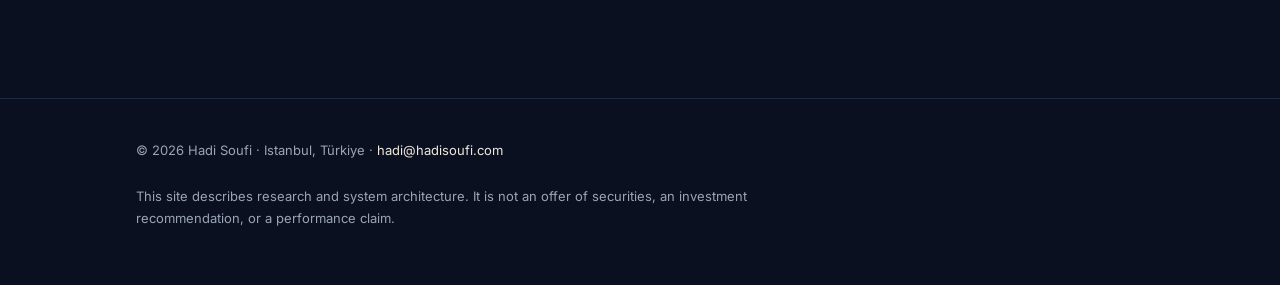
<file: research/from-backtest-to-deployment/index.html>
<!doctype html>
<html lang="en">
<head>
<meta charset="utf-8">
<meta name="viewport" content="width=device-width,initial-scale=1">
<title>From Backtest to Deployment — Hadi Soufi</title>
<meta name="description" content="This paper proposes a staged-capital evaluation protocol for agentic trading systems: zero-weight shadow validation, forward paper-testing on live…">
<link rel="canonical" href="https://hadisoufi.com/research/from-backtest-to-deployment/">
<meta name="robots" content="index,follow,max-image-preview:large">
<meta name="author" content="Hadi Soufi">
<meta name="theme-color" content="#0A1020">
<meta property="og:type" content="article">
<meta property="og:site_name" content="Hadi Soufi">
<meta property="og:title" content="From Backtest to Deployment — Hadi Soufi">
<meta property="og:description" content="This paper proposes a staged-capital evaluation protocol for agentic trading systems: zero-weight shadow validation, forward paper-testing on live…">
<meta property="og:url" content="https://hadisoufi.com/research/from-backtest-to-deployment/">
<meta property="og:image" content="https://hadisoufi.com/og.png">
<meta property="og:image:width" content="1200">
<meta property="og:image:height" content="630">
<meta property="og:image:alt" content="Hadi Soufi — AI Systems Architect">
<meta name="twitter:card" content="summary_large_image">
<meta name="twitter:title" content="From Backtest to Deployment — Hadi Soufi">
<meta name="twitter:description" content="This paper proposes a staged-capital evaluation protocol for agentic trading systems: zero-weight shadow validation, forward paper-testing on live…">
<meta name="twitter:image" content="https://hadisoufi.com/og.png">
<link rel="icon" href="/favicon.svg" type="image/svg+xml">
<link rel="preload" href="/fonts/newsreader-400.woff2" as="font" type="font/woff2" crossorigin>
<link rel="stylesheet" href="/site.css">
<link rel="me" href="https://orcid.org/0009-0009-4656-5983"><link rel="me" href="https://github.com/hadisoufi20"><link rel="me" href="https://www.linkedin.com/in/hadi-soufi-463170266">
<meta name="citation_title" content="From Backtest to Deployment: A Staged-capital Protocol for Evaluating Agentic Trading Systems — A Position Paper Proposing an Engineering Workflow for Committing Real Capital to Autonomous Trading Agents"><meta name="citation_author" content="Soufi, Hadi"><meta name="citation_publication_date" content="2026/09/19"><meta name="citation_publisher" content="SSRN"><meta name="citation_abstract_html_url" content="https://hadisoufi.com/research/from-backtest-to-deployment/"><meta name="citation_doi" content="10.2139/ssrn.7475338">
<script type="application/ld+json">{"@context":"https://schema.org","@graph":[{"@type":"ScholarlyArticle","@id":"https://hadisoufi.com/research/from-backtest-to-deployment/#article","headline":"From Backtest to Deployment: A Staged-capital Protocol for Evaluating Agentic Trading Systems","name":"From Backtest to Deployment: A Staged-capital Protocol for Evaluating Agentic Trading Systems — A Position Paper Proposing an Engineering Workflow for Committing Real Capital to Autonomous Trading Agents","alternativeHeadline":"A Position Paper Proposing an Engineering Workflow for Committing Real Capital to Autonomous Trading Agents","author":{"@id":"https://hadisoufi.com/#person"},"datePublished":"2026-09-19","publisher":{"@type":"Organization","name":"SSRN"},"url":"https://hadisoufi.com/research/from-backtest-to-deployment/","sameAs":["https://ssrn.com/abstract=7475338","https://doi.org/10.2139/ssrn.7475338"],"identifier":{"@type":"PropertyValue","propertyID":"DOI","value":"10.2139/ssrn.7475338"},"abstract":"This paper proposes a staged-capital evaluation protocol for agentic trading systems: zero-weight shadow validation, forward paper-testing on live data, minimal live capital gated by deterministic mechanical exits, and gradual scaling gated by pre-registered statistical tests. The protocol is designed as a deployable and falsifiable engineering workflow rather than a reporting convention.","inLanguage":"en"},{"@type":"Person","@id":"https://hadisoufi.com/#person","name":"Hadi Soufi","url":"https://hadisoufi.com/"}]}</script>
</head>
<body>
<a class="skip" href="#main">Skip to content</a>
<header class="top"><div class="wrap">
<a class="brand" href="/"><b>Hadi Soufi</b><small>AI Systems Architect</small></a>
<nav aria-label="Primary"><ul class="nav"><li><a href="/about/">About</a></li><li><a href="/research/" aria-current="page">Research</a></li><li><a href="/zvakthor/">ZVAKTHOR</a></li><li><a href="/books/">Books</a></li></ul></nav>
</div></header>
<main id="main">

<div class="page-head"><div class="wrap"><p class="crumb"><a href="/research/">Research</a> / Paper 02</p>
<p class="kicker">SSRN Working Paper · posted 19 September 2026</p><h1 class="h3" style="font-size:clamp(32px,4vw,52px);max-width:900px">From Backtest to Deployment: A Staged-capital Protocol for Evaluating Agentic Trading Systems</h1><p class="lede" style="margin-top:20px;max-width:900px">A Position Paper Proposing an Engineering Workflow for Committing Real Capital to Autonomous Trading Agents</p></div></div>
<section class="first" style="padding-top:0"><div class="wrap"><div class="prose">
<p class="muted">Hadi Soufi</p>
<h2 style="margin-top:8px">Abstract</h2>
<p>This paper proposes a staged-capital evaluation protocol for agentic trading systems: zero-weight shadow validation, forward paper-testing on live data, minimal live capital gated by deterministic mechanical exits, and gradual scaling gated by pre-registered statistical tests. The protocol is designed as a deployable and falsifiable engineering workflow rather than a reporting convention.</p>
<p><a class="btn gold" href="https://ssrn.com/abstract=7475338">Read on SSRN</a></p>

<h2>Cite</h2>
<p class="cite">Soufi, H. (2026). <i>From Backtest to Deployment: A Staged-capital Protocol for Evaluating Agentic Trading Systems — A Position Paper Proposing an Engineering Workflow for Committing Real Capital to Autonomous Trading Agents</i>. SSRN Working Paper. https://doi.org/10.2139/ssrn.7475338</p>
<pre class="cite" id="bib">@misc{soufi2026backtest,
  author       = {Soufi, Hadi},
  title        = {From Backtest to Deployment: A Staged-capital Protocol for Evaluating Agentic Trading Systems — A Position Paper Proposing an Engineering Workflow for Committing Real Capital to Autonomous Trading Agents},
  year         = {2026},
  howpublished = {SSRN Working Paper},
  doi          = {10.2139/ssrn.7475338},
  url          = {https://doi.org/10.2139/ssrn.7475338}
}</pre>
<button class="copy" type="button" data-copy="bib">Copy BibTeX</button>
</div></div></section>
<script>document.querySelector('[data-copy]').addEventListener('click',function(){var b=this;navigator.clipboard.writeText(document.getElementById('bib').textContent).then(function(){b.textContent='Copied';setTimeout(function(){b.textContent='Copy BibTeX'},1600)})})</script>

</main>
<footer><div class="wrap">
<p>© 2026 Hadi Soufi · Istanbul, Türkiye · <a href="mailto:hadi@hadisoufi.com">hadi@hadisoufi.com</a></p>
<p>This site describes research and system architecture. It is not an offer of securities, an investment recommendation, or a performance claim.</p>
</div></footer>
</body>
</html>
</file>
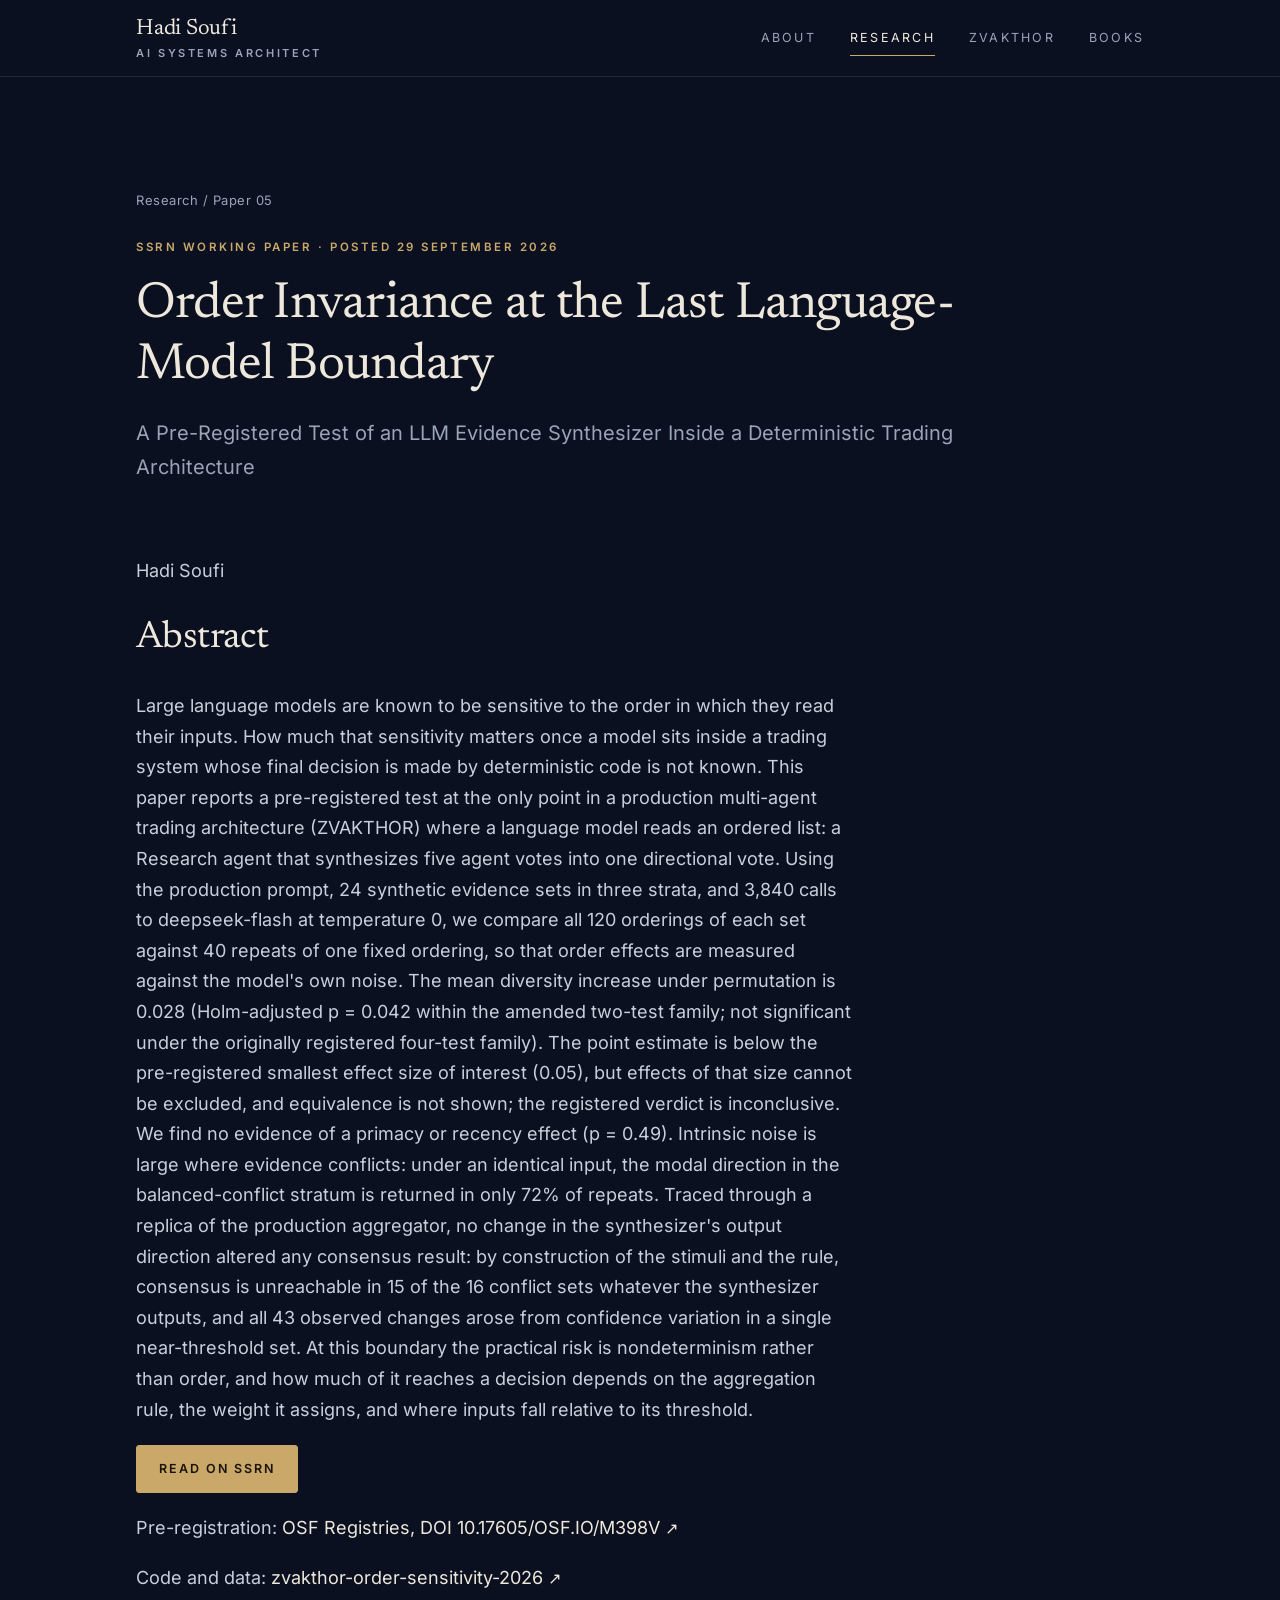
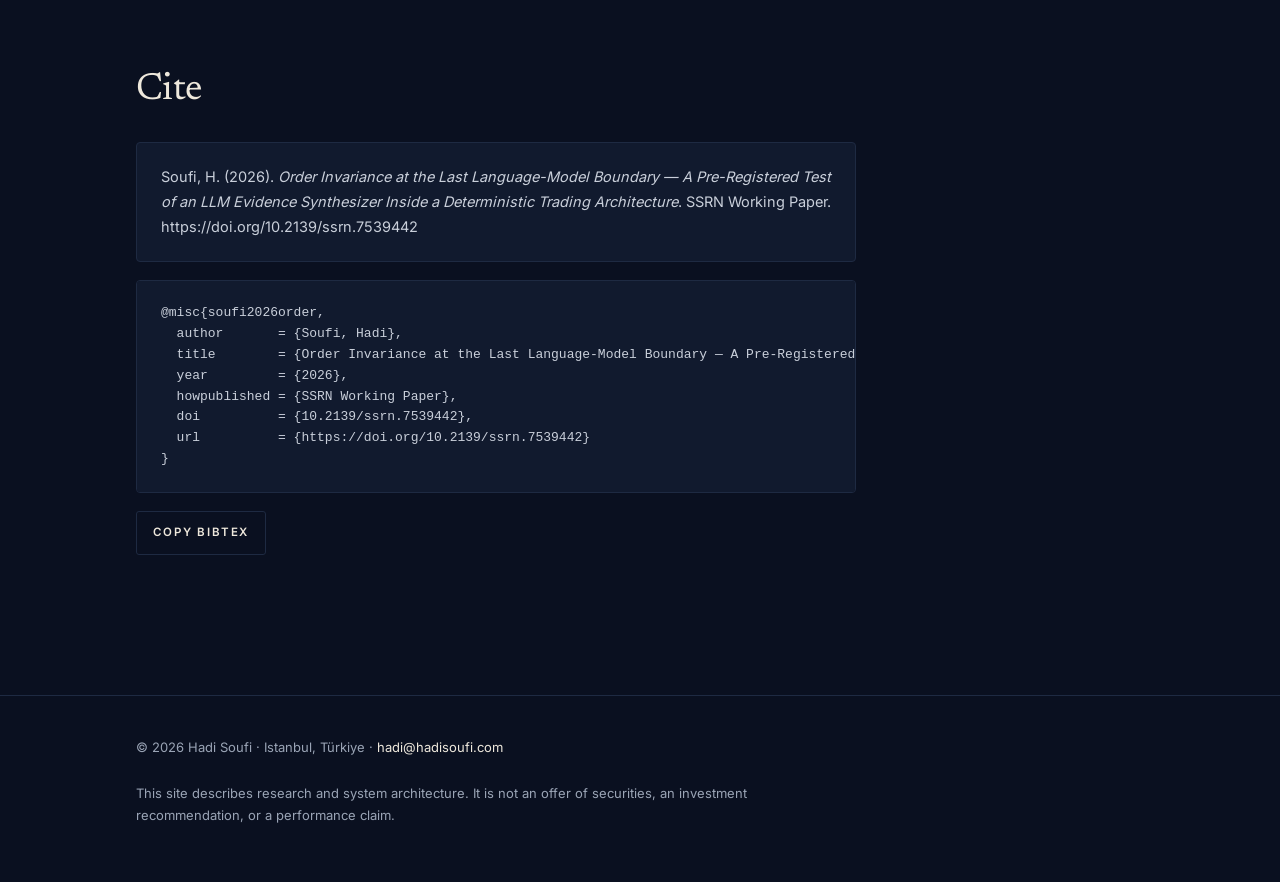
<file: research/order-invariance-at-the-last-language-model-boundary/index.html>
<!doctype html>
<html lang="en">
<head>
<meta charset="utf-8">
<meta name="viewport" content="width=device-width,initial-scale=1">
<title>Order Invariance at the Last Language-Model Boundary — Hadi Soufi</title>
<meta name="description" content="Large language models are known to be sensitive to the order in which they read their inputs. How much that sensitivity matters once a model sits…">
<link rel="canonical" href="https://hadisoufi.com/research/order-invariance-at-the-last-language-model-boundary/">
<meta name="robots" content="index,follow,max-image-preview:large">
<meta name="author" content="Hadi Soufi">
<meta name="theme-color" content="#0A1020">
<meta property="og:type" content="article">
<meta property="og:site_name" content="Hadi Soufi">
<meta property="og:title" content="Order Invariance at the Last Language-Model Boundary — Hadi Soufi">
<meta property="og:description" content="Large language models are known to be sensitive to the order in which they read their inputs. How much that sensitivity matters once a model sits…">
<meta property="og:url" content="https://hadisoufi.com/research/order-invariance-at-the-last-language-model-boundary/">
<meta property="og:image" content="https://hadisoufi.com/og.png">
<meta property="og:image:width" content="1200">
<meta property="og:image:height" content="630">
<meta property="og:image:alt" content="Hadi Soufi — AI Systems Architect">
<meta name="twitter:card" content="summary_large_image">
<meta name="twitter:title" content="Order Invariance at the Last Language-Model Boundary — Hadi Soufi">
<meta name="twitter:description" content="Large language models are known to be sensitive to the order in which they read their inputs. How much that sensitivity matters once a model sits…">
<meta name="twitter:image" content="https://hadisoufi.com/og.png">
<link rel="icon" href="/favicon.svg" type="image/svg+xml">
<link rel="preload" href="/fonts/newsreader-400.woff2" as="font" type="font/woff2" crossorigin>
<link rel="stylesheet" href="/site.css">
<link rel="me" href="https://orcid.org/0009-0009-4656-5983"><link rel="me" href="https://github.com/hadisoufi20"><link rel="me" href="https://www.linkedin.com/in/hadi-soufi-463170266">
<meta name="citation_title" content="Order Invariance at the Last Language-Model Boundary — A Pre-Registered Test of an LLM Evidence Synthesizer Inside a Deterministic Trading Architecture"><meta name="citation_author" content="Soufi, Hadi"><meta name="citation_publication_date" content="2026/09/29"><meta name="citation_publisher" content="SSRN"><meta name="citation_abstract_html_url" content="https://hadisoufi.com/research/order-invariance-at-the-last-language-model-boundary/"><meta name="citation_doi" content="10.2139/ssrn.7539442">
<script type="application/ld+json">{"@context":"https://schema.org","@graph":[{"@type":"ScholarlyArticle","@id":"https://hadisoufi.com/research/order-invariance-at-the-last-language-model-boundary/#article","headline":"Order Invariance at the Last Language-Model Boundary","name":"Order Invariance at the Last Language-Model Boundary — A Pre-Registered Test of an LLM Evidence Synthesizer Inside a Deterministic Trading Architecture","alternativeHeadline":"A Pre-Registered Test of an LLM Evidence Synthesizer Inside a Deterministic Trading Architecture","author":{"@id":"https://hadisoufi.com/#person"},"datePublished":"2026-09-29","publisher":{"@type":"Organization","name":"SSRN"},"url":"https://hadisoufi.com/research/order-invariance-at-the-last-language-model-boundary/","sameAs":["https://ssrn.com/abstract=7539442","https://doi.org/10.2139/ssrn.7539442"],"identifier":{"@type":"PropertyValue","propertyID":"DOI","value":"10.2139/ssrn.7539442"},"abstract":"Large language models are known to be sensitive to the order in which they read their inputs. How much that sensitivity matters once a model sits inside a trading system whose final decision is made by deterministic code is not known. This paper reports a pre-registered test at the only point in a production multi-agent trading architecture (ZVAKTHOR) where a language model reads an ordered list: a Research agent that synthesizes five agent votes into one directional vote. Using the production prompt, 24 synthetic evidence sets in three strata, and 3,840 calls to deepseek-flash at temperature 0, we compare all 120 orderings of each set against 40 repeats of one fixed ordering, so that order effects are measured against the model's own noise. The mean diversity increase under permutation is 0.028 (Holm-adjusted p = 0.042 within the amended two-test family; not significant under the originally registered four-test family). The point estimate is below the pre-registered smallest effect size of interest (0.05), but effects of that size cannot be excluded, and equivalence is not shown; the registered verdict is inconclusive. We find no evidence of a primacy or recency effect (p = 0.49). Intrinsic noise is large where evidence conflicts: under an identical input, the modal direction in the balanced-conflict stratum is returned in only 72% of repeats. Traced through a replica of the production aggregator, no change in the synthesizer's output direction altered any consensus result: by construction of the stimuli and the rule, consensus is unreachable in 15 of the 16 conflict sets whatever the synthesizer outputs, and all 43 observed changes arose from confidence variation in a single near-threshold set. At this boundary the practical risk is nondeterminism rather than order, and how much of it reaches a decision depends on the aggregation rule, the weight it assigns, and where inputs fall relative to its threshold.","inLanguage":"en"},{"@type":"Person","@id":"https://hadisoufi.com/#person","name":"Hadi Soufi","url":"https://hadisoufi.com/"}]}</script>
</head>
<body>
<a class="skip" href="#main">Skip to content</a>
<header class="top"><div class="wrap">
<a class="brand" href="/"><b>Hadi Soufi</b><small>AI Systems Architect</small></a>
<nav aria-label="Primary"><ul class="nav"><li><a href="/about/">About</a></li><li><a href="/research/" aria-current="page">Research</a></li><li><a href="/zvakthor/">ZVAKTHOR</a></li><li><a href="/books/">Books</a></li></ul></nav>
</div></header>
<main id="main">

<div class="page-head"><div class="wrap"><p class="crumb"><a href="/research/">Research</a> / Paper 05</p>
<p class="kicker">SSRN Working Paper · posted 29 September 2026</p><h1 class="h3" style="font-size:clamp(32px,4vw,52px);max-width:900px">Order Invariance at the Last Language-Model Boundary</h1><p class="lede" style="margin-top:20px;max-width:900px">A Pre-Registered Test of an LLM Evidence Synthesizer Inside a Deterministic Trading Architecture</p></div></div>
<section class="first" style="padding-top:0"><div class="wrap"><div class="prose">
<p class="muted">Hadi Soufi</p>
<h2 style="margin-top:8px">Abstract</h2>
<p>Large language models are known to be sensitive to the order in which they read their inputs. How much that sensitivity matters once a model sits inside a trading system whose final decision is made by deterministic code is not known. This paper reports a pre-registered test at the only point in a production multi-agent trading architecture (ZVAKTHOR) where a language model reads an ordered list: a Research agent that synthesizes five agent votes into one directional vote. Using the production prompt, 24 synthetic evidence sets in three strata, and 3,840 calls to deepseek-flash at temperature 0, we compare all 120 orderings of each set against 40 repeats of one fixed ordering, so that order effects are measured against the model&#x27;s own noise. The mean diversity increase under permutation is 0.028 (Holm-adjusted p = 0.042 within the amended two-test family; not significant under the originally registered four-test family). The point estimate is below the pre-registered smallest effect size of interest (0.05), but effects of that size cannot be excluded, and equivalence is not shown; the registered verdict is inconclusive. We find no evidence of a primacy or recency effect (p = 0.49). Intrinsic noise is large where evidence conflicts: under an identical input, the modal direction in the balanced-conflict stratum is returned in only 72% of repeats. Traced through a replica of the production aggregator, no change in the synthesizer&#x27;s output direction altered any consensus result: by construction of the stimuli and the rule, consensus is unreachable in 15 of the 16 conflict sets whatever the synthesizer outputs, and all 43 observed changes arose from confidence variation in a single near-threshold set. At this boundary the practical risk is nondeterminism rather than order, and how much of it reaches a decision depends on the aggregation rule, the weight it assigns, and where inputs fall relative to its threshold.</p>
<p><a class="btn gold" href="https://ssrn.com/abstract=7539442">Read on SSRN</a></p>
<p>Pre-registration: <a class="ext" href="https://doi.org/10.17605/OSF.IO/M398V">OSF Registries, DOI 10.17605/OSF.IO/M398V</a></p><p>Code and data: <a class="ext" href="https://github.com/hadisoufi20/zvakthor-order-sensitivity-2026">zvakthor-order-sensitivity-2026</a></p>
<h2>Cite</h2>
<p class="cite">Soufi, H. (2026). <i>Order Invariance at the Last Language-Model Boundary — A Pre-Registered Test of an LLM Evidence Synthesizer Inside a Deterministic Trading Architecture</i>. SSRN Working Paper. https://doi.org/10.2139/ssrn.7539442</p>
<pre class="cite" id="bib">@misc{soufi2026order,
  author       = {Soufi, Hadi},
  title        = {Order Invariance at the Last Language-Model Boundary — A Pre-Registered Test of an LLM Evidence Synthesizer Inside a Deterministic Trading Architecture},
  year         = {2026},
  howpublished = {SSRN Working Paper},
  doi          = {10.2139/ssrn.7539442},
  url          = {https://doi.org/10.2139/ssrn.7539442}
}</pre>
<button class="copy" type="button" data-copy="bib">Copy BibTeX</button>
</div></div></section>
<script>document.querySelector('[data-copy]').addEventListener('click',function(){var b=this;navigator.clipboard.writeText(document.getElementById('bib').textContent).then(function(){b.textContent='Copied';setTimeout(function(){b.textContent='Copy BibTeX'},1600)})})</script>

</main>
<footer><div class="wrap">
<p>© 2026 Hadi Soufi · Istanbul, Türkiye · <a href="mailto:hadi@hadisoufi.com">hadi@hadisoufi.com</a></p>
<p>This site describes research and system architecture. It is not an offer of securities, an investment recommendation, or a performance claim.</p>
</div></footer>
</body>
</html>
</file>
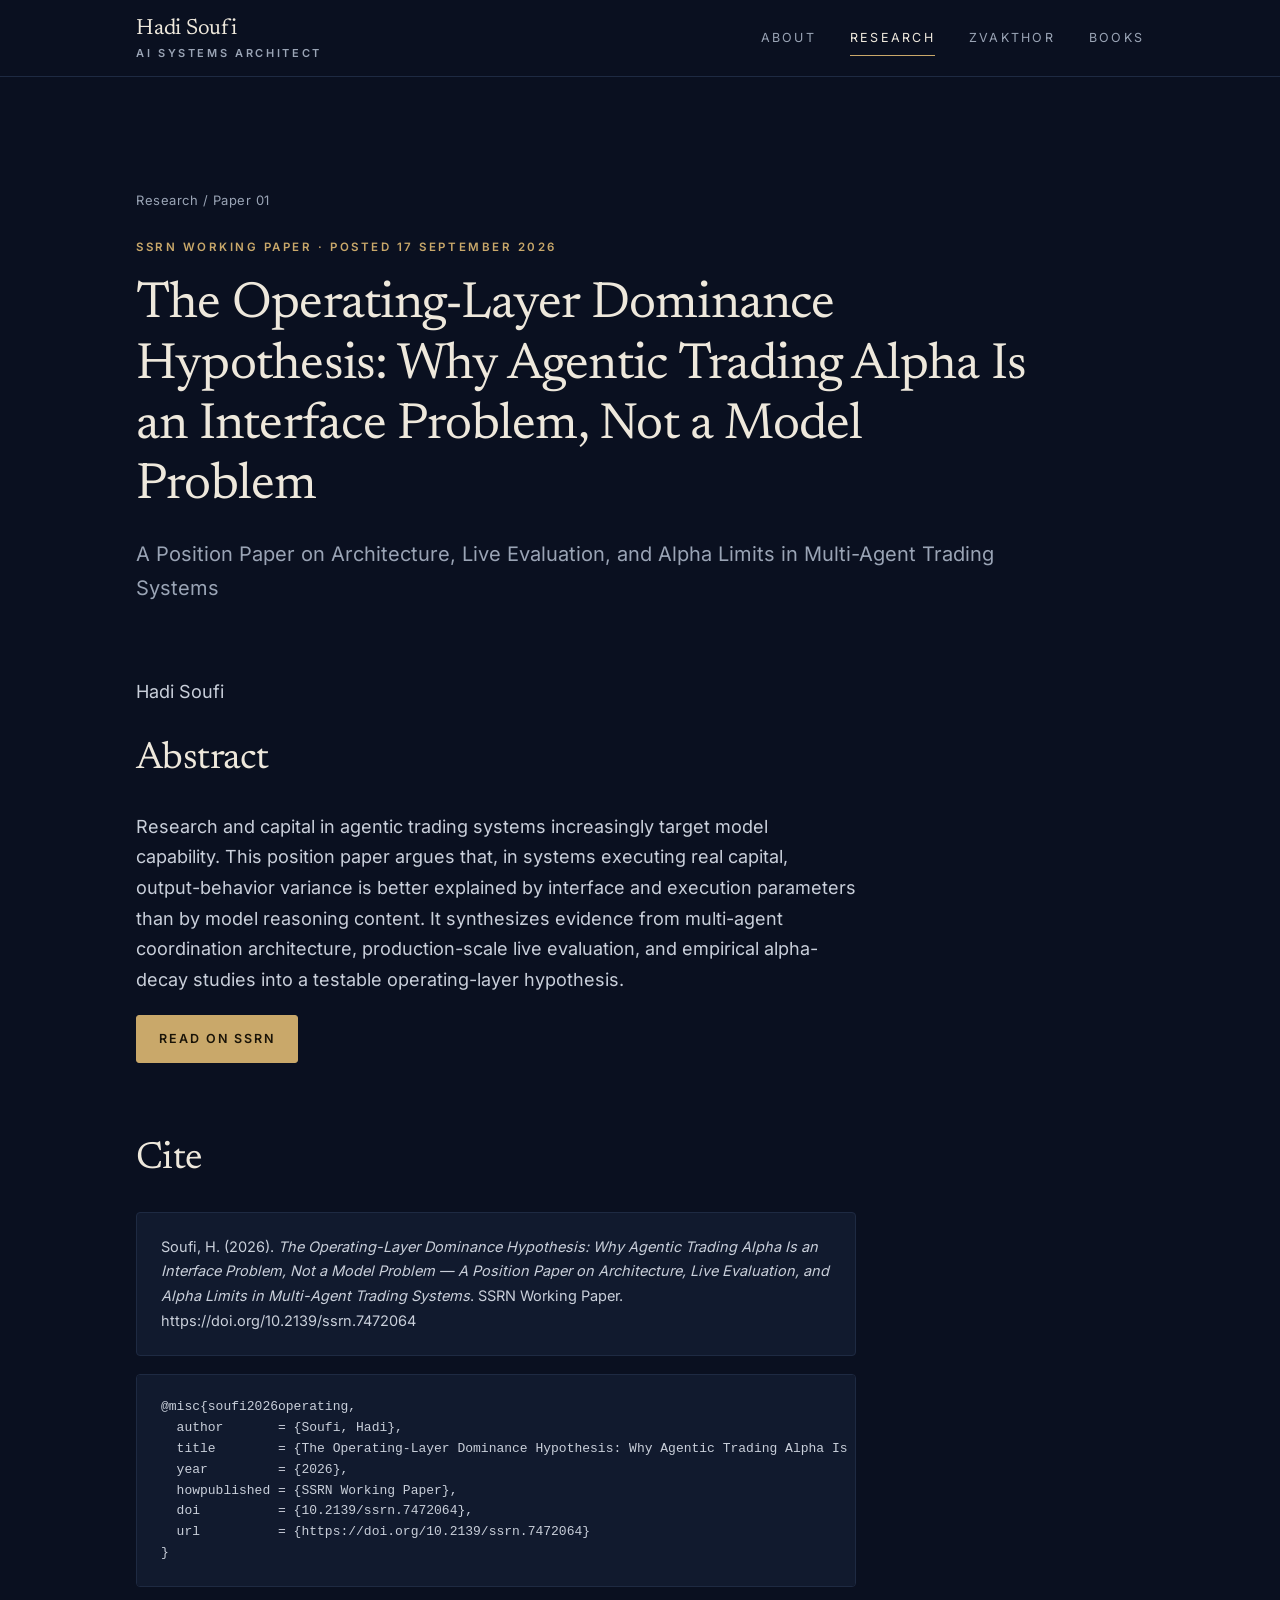
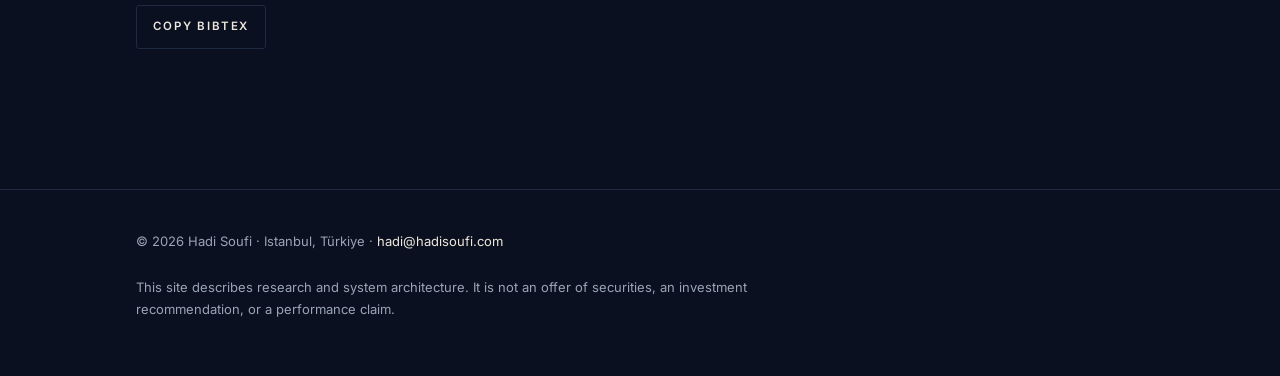
<file: research/the-operating-layer-dominance-hypothesis/index.html>
<!doctype html>
<html lang="en">
<head>
<meta charset="utf-8">
<meta name="viewport" content="width=device-width,initial-scale=1">
<title>The Operating-Layer Dominance Hypothesis — Hadi Soufi</title>
<meta name="description" content="Research and capital in agentic trading systems increasingly target model capability. This position paper argues that, in systems executing real…">
<link rel="canonical" href="https://hadisoufi.com/research/the-operating-layer-dominance-hypothesis/">
<meta name="robots" content="index,follow,max-image-preview:large">
<meta name="author" content="Hadi Soufi">
<meta name="theme-color" content="#0A1020">
<meta property="og:type" content="article">
<meta property="og:site_name" content="Hadi Soufi">
<meta property="og:title" content="The Operating-Layer Dominance Hypothesis — Hadi Soufi">
<meta property="og:description" content="Research and capital in agentic trading systems increasingly target model capability. This position paper argues that, in systems executing real…">
<meta property="og:url" content="https://hadisoufi.com/research/the-operating-layer-dominance-hypothesis/">
<meta property="og:image" content="https://hadisoufi.com/og.png">
<meta property="og:image:width" content="1200">
<meta property="og:image:height" content="630">
<meta property="og:image:alt" content="Hadi Soufi — AI Systems Architect">
<meta name="twitter:card" content="summary_large_image">
<meta name="twitter:title" content="The Operating-Layer Dominance Hypothesis — Hadi Soufi">
<meta name="twitter:description" content="Research and capital in agentic trading systems increasingly target model capability. This position paper argues that, in systems executing real…">
<meta name="twitter:image" content="https://hadisoufi.com/og.png">
<link rel="icon" href="/favicon.svg" type="image/svg+xml">
<link rel="preload" href="/fonts/newsreader-400.woff2" as="font" type="font/woff2" crossorigin>
<link rel="stylesheet" href="/site.css">
<link rel="me" href="https://orcid.org/0009-0009-4656-5983"><link rel="me" href="https://github.com/hadisoufi20"><link rel="me" href="https://www.linkedin.com/in/hadi-soufi-463170266">
<meta name="citation_title" content="The Operating-Layer Dominance Hypothesis: Why Agentic Trading Alpha Is an Interface Problem, Not a Model Problem — A Position Paper on Architecture, Live Evaluation, and Alpha Limits in Multi-Agent Trading Systems"><meta name="citation_author" content="Soufi, Hadi"><meta name="citation_publication_date" content="2026/09/17"><meta name="citation_publisher" content="SSRN"><meta name="citation_abstract_html_url" content="https://hadisoufi.com/research/the-operating-layer-dominance-hypothesis/"><meta name="citation_doi" content="10.2139/ssrn.7472064">
<script type="application/ld+json">{"@context":"https://schema.org","@graph":[{"@type":"ScholarlyArticle","@id":"https://hadisoufi.com/research/the-operating-layer-dominance-hypothesis/#article","headline":"The Operating-Layer Dominance Hypothesis: Why Agentic Trading Alpha Is an Interface Problem, Not a Model Probl","name":"The Operating-Layer Dominance Hypothesis: Why Agentic Trading Alpha Is an Interface Problem, Not a Model Problem — A Position Paper on Architecture, Live Evaluation, and Alpha Limits in Multi-Agent Trading Systems","alternativeHeadline":"A Position Paper on Architecture, Live Evaluation, and Alpha Limits in Multi-Agent Trading Systems","author":{"@id":"https://hadisoufi.com/#person"},"datePublished":"2026-09-17","publisher":{"@type":"Organization","name":"SSRN"},"url":"https://hadisoufi.com/research/the-operating-layer-dominance-hypothesis/","sameAs":["https://ssrn.com/abstract=7472064","https://doi.org/10.2139/ssrn.7472064"],"identifier":{"@type":"PropertyValue","propertyID":"DOI","value":"10.2139/ssrn.7472064"},"abstract":"Research and capital in agentic trading systems increasingly target model capability. This position paper argues that, in systems executing real capital, output-behavior variance is better explained by interface and execution parameters than by model reasoning content. It synthesizes evidence from multi-agent coordination architecture, production-scale live evaluation, and empirical alpha-decay studies into a testable operating-layer hypothesis.","inLanguage":"en"},{"@type":"Person","@id":"https://hadisoufi.com/#person","name":"Hadi Soufi","url":"https://hadisoufi.com/"}]}</script>
</head>
<body>
<a class="skip" href="#main">Skip to content</a>
<header class="top"><div class="wrap">
<a class="brand" href="/"><b>Hadi Soufi</b><small>AI Systems Architect</small></a>
<nav aria-label="Primary"><ul class="nav"><li><a href="/about/">About</a></li><li><a href="/research/" aria-current="page">Research</a></li><li><a href="/zvakthor/">ZVAKTHOR</a></li><li><a href="/books/">Books</a></li></ul></nav>
</div></header>
<main id="main">

<div class="page-head"><div class="wrap"><p class="crumb"><a href="/research/">Research</a> / Paper 01</p>
<p class="kicker">SSRN Working Paper · posted 17 September 2026</p><h1 class="h3" style="font-size:clamp(32px,4vw,52px);max-width:900px">The Operating-Layer Dominance Hypothesis: Why Agentic Trading Alpha Is an Interface Problem, Not a Model Problem</h1><p class="lede" style="margin-top:20px;max-width:900px">A Position Paper on Architecture, Live Evaluation, and Alpha Limits in Multi-Agent Trading Systems</p></div></div>
<section class="first" style="padding-top:0"><div class="wrap"><div class="prose">
<p class="muted">Hadi Soufi</p>
<h2 style="margin-top:8px">Abstract</h2>
<p>Research and capital in agentic trading systems increasingly target model capability. This position paper argues that, in systems executing real capital, output-behavior variance is better explained by interface and execution parameters than by model reasoning content. It synthesizes evidence from multi-agent coordination architecture, production-scale live evaluation, and empirical alpha-decay studies into a testable operating-layer hypothesis.</p>
<p><a class="btn gold" href="https://ssrn.com/abstract=7472064">Read on SSRN</a></p>

<h2>Cite</h2>
<p class="cite">Soufi, H. (2026). <i>The Operating-Layer Dominance Hypothesis: Why Agentic Trading Alpha Is an Interface Problem, Not a Model Problem — A Position Paper on Architecture, Live Evaluation, and Alpha Limits in Multi-Agent Trading Systems</i>. SSRN Working Paper. https://doi.org/10.2139/ssrn.7472064</p>
<pre class="cite" id="bib">@misc{soufi2026operating,
  author       = {Soufi, Hadi},
  title        = {The Operating-Layer Dominance Hypothesis: Why Agentic Trading Alpha Is an Interface Problem, Not a Model Problem — A Position Paper on Architecture, Live Evaluation, and Alpha Limits in Multi-Agent Trading Systems},
  year         = {2026},
  howpublished = {SSRN Working Paper},
  doi          = {10.2139/ssrn.7472064},
  url          = {https://doi.org/10.2139/ssrn.7472064}
}</pre>
<button class="copy" type="button" data-copy="bib">Copy BibTeX</button>
</div></div></section>
<script>document.querySelector('[data-copy]').addEventListener('click',function(){var b=this;navigator.clipboard.writeText(document.getElementById('bib').textContent).then(function(){b.textContent='Copied';setTimeout(function(){b.textContent='Copy BibTeX'},1600)})})</script>

</main>
<footer><div class="wrap">
<p>© 2026 Hadi Soufi · Istanbul, Türkiye · <a href="mailto:hadi@hadisoufi.com">hadi@hadisoufi.com</a></p>
<p>This site describes research and system architecture. It is not an offer of securities, an investment recommendation, or a performance claim.</p>
</div></footer>
</body>
</html>
</file>
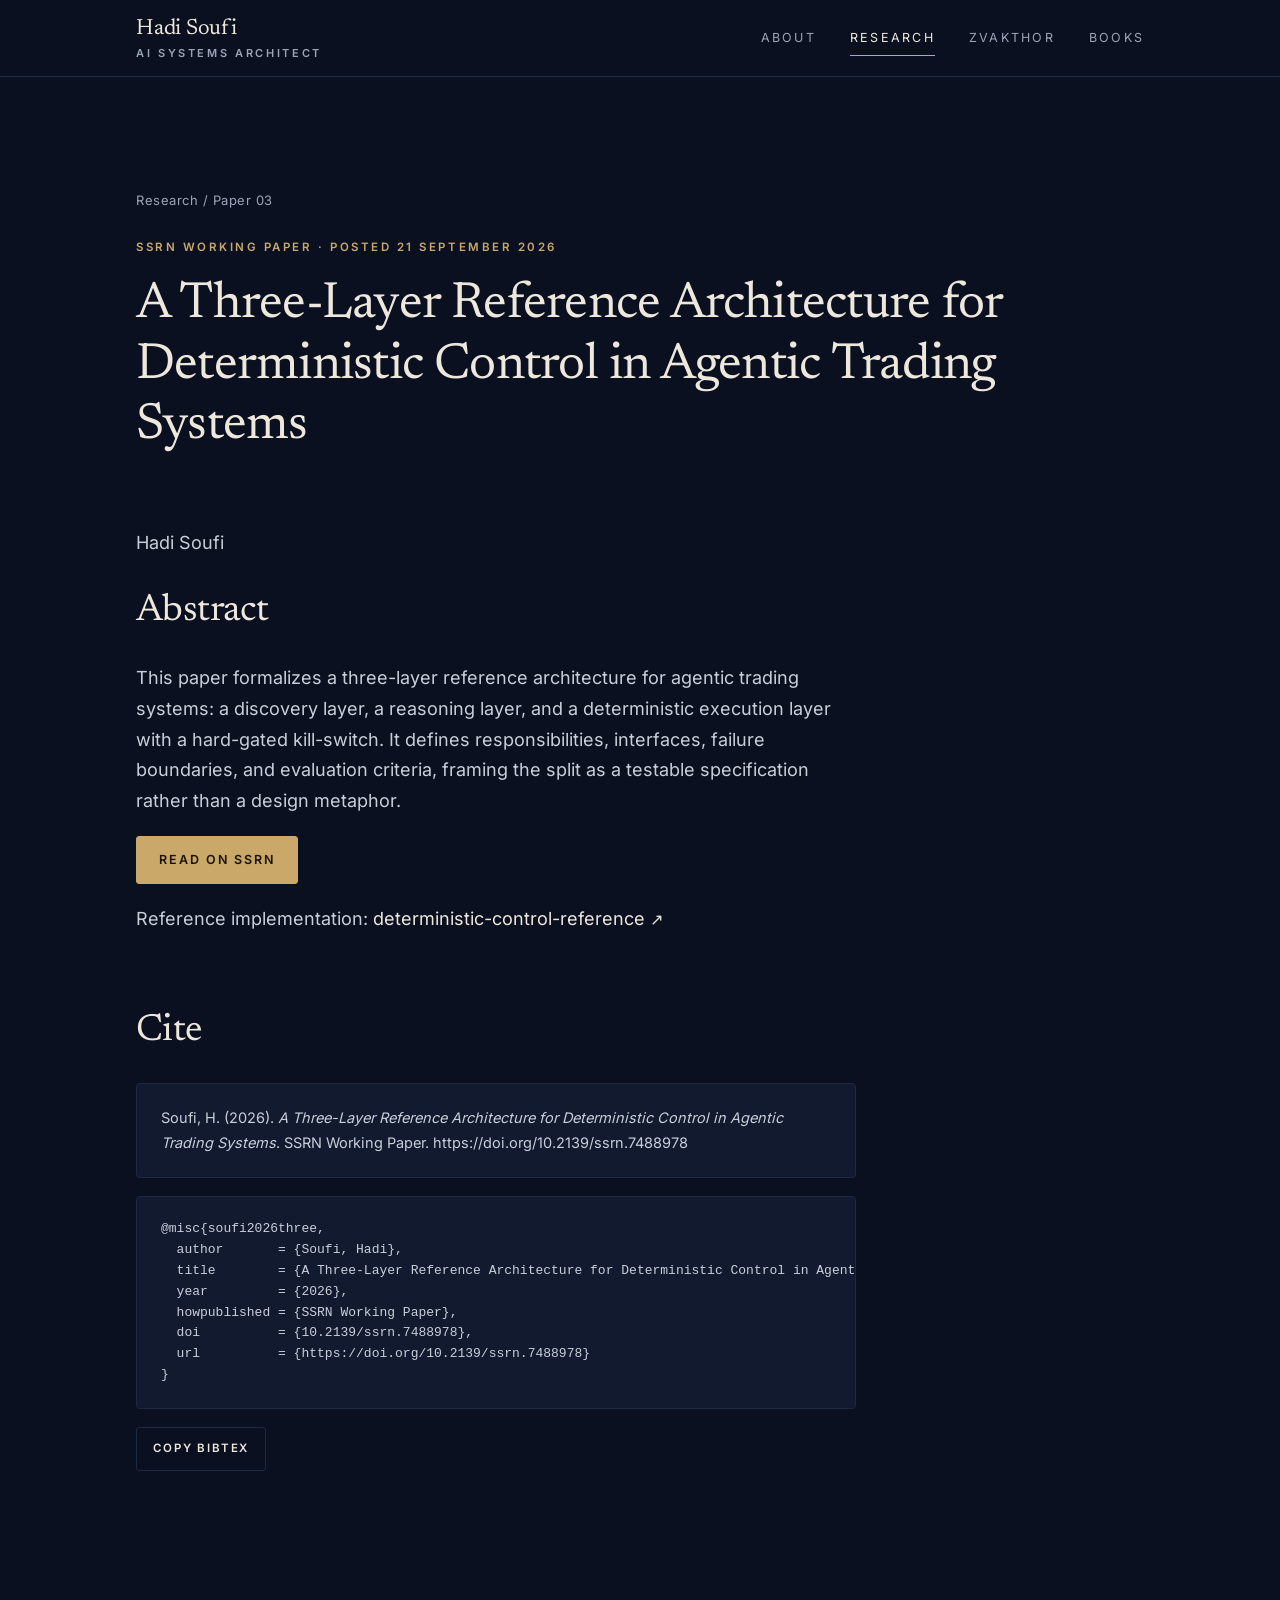
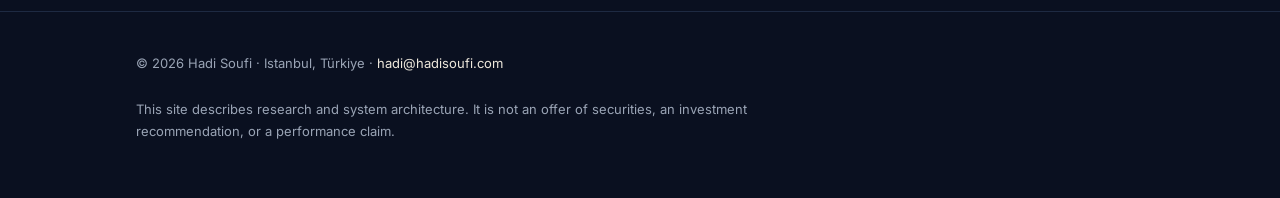
<file: research/three-layer-reference-architecture/index.html>
<!doctype html>
<html lang="en">
<head>
<meta charset="utf-8">
<meta name="viewport" content="width=device-width,initial-scale=1">
<title>A Three-Layer Reference Architecture for Deterministic Control — Hadi Soufi</title>
<meta name="description" content="This paper formalizes a three-layer reference architecture for agentic trading systems: a discovery layer, a reasoning layer, and a deterministic…">
<link rel="canonical" href="https://hadisoufi.com/research/three-layer-reference-architecture/">
<meta name="robots" content="index,follow,max-image-preview:large">
<meta name="author" content="Hadi Soufi">
<meta name="theme-color" content="#0A1020">
<meta property="og:type" content="article">
<meta property="og:site_name" content="Hadi Soufi">
<meta property="og:title" content="A Three-Layer Reference Architecture for Deterministic Control — Hadi Soufi">
<meta property="og:description" content="This paper formalizes a three-layer reference architecture for agentic trading systems: a discovery layer, a reasoning layer, and a deterministic…">
<meta property="og:url" content="https://hadisoufi.com/research/three-layer-reference-architecture/">
<meta property="og:image" content="https://hadisoufi.com/og.png">
<meta property="og:image:width" content="1200">
<meta property="og:image:height" content="630">
<meta property="og:image:alt" content="Hadi Soufi — AI Systems Architect">
<meta name="twitter:card" content="summary_large_image">
<meta name="twitter:title" content="A Three-Layer Reference Architecture for Deterministic Control — Hadi Soufi">
<meta name="twitter:description" content="This paper formalizes a three-layer reference architecture for agentic trading systems: a discovery layer, a reasoning layer, and a deterministic…">
<meta name="twitter:image" content="https://hadisoufi.com/og.png">
<link rel="icon" href="/favicon.svg" type="image/svg+xml">
<link rel="preload" href="/fonts/newsreader-400.woff2" as="font" type="font/woff2" crossorigin>
<link rel="stylesheet" href="/site.css">
<link rel="me" href="https://orcid.org/0009-0009-4656-5983"><link rel="me" href="https://github.com/hadisoufi20"><link rel="me" href="https://www.linkedin.com/in/hadi-soufi-463170266">
<meta name="citation_title" content="A Three-Layer Reference Architecture for Deterministic Control in Agentic Trading Systems"><meta name="citation_author" content="Soufi, Hadi"><meta name="citation_publication_date" content="2026/09/21"><meta name="citation_publisher" content="SSRN"><meta name="citation_abstract_html_url" content="https://hadisoufi.com/research/three-layer-reference-architecture/"><meta name="citation_doi" content="10.2139/ssrn.7488978">
<script type="application/ld+json">{"@context":"https://schema.org","@graph":[{"@type":"ScholarlyArticle","@id":"https://hadisoufi.com/research/three-layer-reference-architecture/#article","headline":"A Three-Layer Reference Architecture for Deterministic Control in Agentic Trading Systems","name":"A Three-Layer Reference Architecture for Deterministic Control in Agentic Trading Systems","author":{"@id":"https://hadisoufi.com/#person"},"datePublished":"2026-09-21","publisher":{"@type":"Organization","name":"SSRN"},"url":"https://hadisoufi.com/research/three-layer-reference-architecture/","sameAs":["https://ssrn.com/abstract=7488978","https://doi.org/10.2139/ssrn.7488978"],"identifier":{"@type":"PropertyValue","propertyID":"DOI","value":"10.2139/ssrn.7488978"},"abstract":"This paper formalizes a three-layer reference architecture for agentic trading systems: a discovery layer, a reasoning layer, and a deterministic execution layer with a hard-gated kill-switch. It defines responsibilities, interfaces, failure boundaries, and evaluation criteria, framing the split as a testable specification rather than a design metaphor.","inLanguage":"en"},{"@type":"Person","@id":"https://hadisoufi.com/#person","name":"Hadi Soufi","url":"https://hadisoufi.com/"}]}</script>
</head>
<body>
<a class="skip" href="#main">Skip to content</a>
<header class="top"><div class="wrap">
<a class="brand" href="/"><b>Hadi Soufi</b><small>AI Systems Architect</small></a>
<nav aria-label="Primary"><ul class="nav"><li><a href="/about/">About</a></li><li><a href="/research/" aria-current="page">Research</a></li><li><a href="/zvakthor/">ZVAKTHOR</a></li><li><a href="/books/">Books</a></li></ul></nav>
</div></header>
<main id="main">

<div class="page-head"><div class="wrap"><p class="crumb"><a href="/research/">Research</a> / Paper 03</p>
<p class="kicker">SSRN Working Paper · posted 21 September 2026</p><h1 class="h3" style="font-size:clamp(32px,4vw,52px);max-width:900px">A Three-Layer Reference Architecture for Deterministic Control in Agentic Trading Systems</h1></div></div>
<section class="first" style="padding-top:0"><div class="wrap"><div class="prose">
<p class="muted">Hadi Soufi</p>
<h2 style="margin-top:8px">Abstract</h2>
<p>This paper formalizes a three-layer reference architecture for agentic trading systems: a discovery layer, a reasoning layer, and a deterministic execution layer with a hard-gated kill-switch. It defines responsibilities, interfaces, failure boundaries, and evaluation criteria, framing the split as a testable specification rather than a design metaphor.</p>
<p><a class="btn gold" href="https://ssrn.com/abstract=7488978">Read on SSRN</a></p>
<p>Reference implementation: <a class="ext" href="https://github.com/hadisoufi20/deterministic-control-reference">deterministic-control-reference</a></p>
<h2>Cite</h2>
<p class="cite">Soufi, H. (2026). <i>A Three-Layer Reference Architecture for Deterministic Control in Agentic Trading Systems</i>. SSRN Working Paper. https://doi.org/10.2139/ssrn.7488978</p>
<pre class="cite" id="bib">@misc{soufi2026three,
  author       = {Soufi, Hadi},
  title        = {A Three-Layer Reference Architecture for Deterministic Control in Agentic Trading Systems},
  year         = {2026},
  howpublished = {SSRN Working Paper},
  doi          = {10.2139/ssrn.7488978},
  url          = {https://doi.org/10.2139/ssrn.7488978}
}</pre>
<button class="copy" type="button" data-copy="bib">Copy BibTeX</button>
</div></div></section>
<script>document.querySelector('[data-copy]').addEventListener('click',function(){var b=this;navigator.clipboard.writeText(document.getElementById('bib').textContent).then(function(){b.textContent='Copied';setTimeout(function(){b.textContent='Copy BibTeX'},1600)})})</script>

</main>
<footer><div class="wrap">
<p>© 2026 Hadi Soufi · Istanbul, Türkiye · <a href="mailto:hadi@hadisoufi.com">hadi@hadisoufi.com</a></p>
<p>This site describes research and system architecture. It is not an offer of securities, an investment recommendation, or a performance claim.</p>
</div></footer>
</body>
</html>
</file>
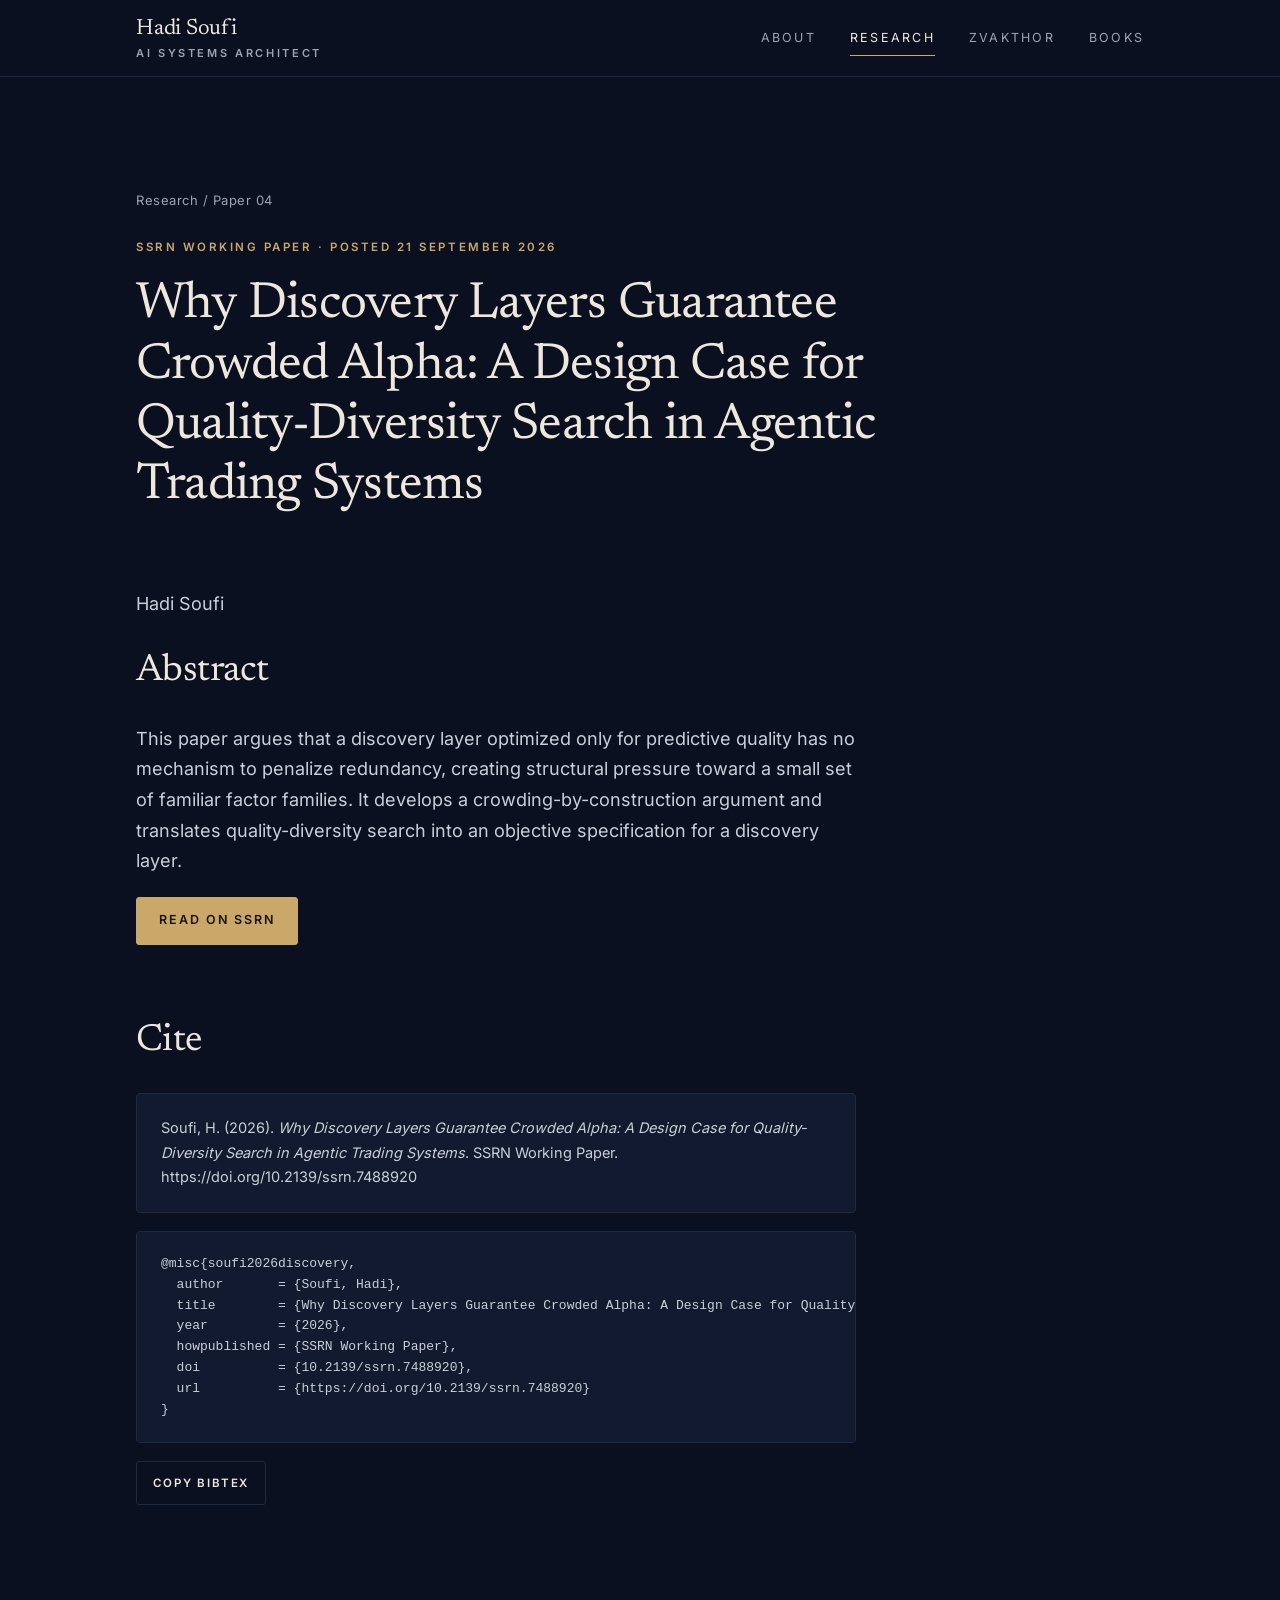
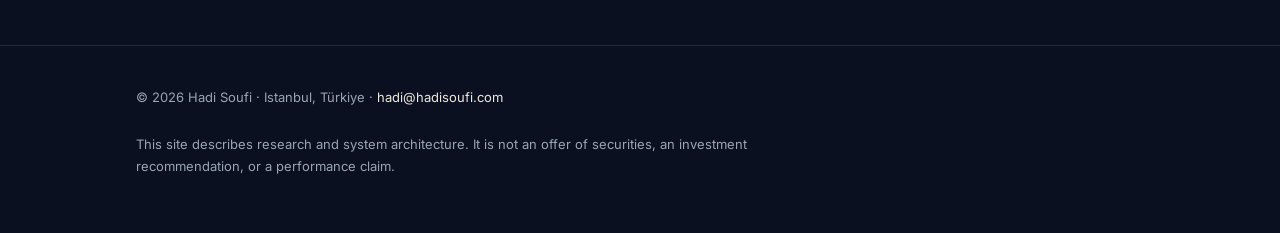
<file: research/why-discovery-layers-guarantee-crowded-alpha/index.html>
<!doctype html>
<html lang="en">
<head>
<meta charset="utf-8">
<meta name="viewport" content="width=device-width,initial-scale=1">
<title>Why Discovery Layers Guarantee Crowded Alpha — Hadi Soufi</title>
<meta name="description" content="This paper argues that a discovery layer optimized only for predictive quality has no mechanism to penalize redundancy, creating structural pressure…">
<link rel="canonical" href="https://hadisoufi.com/research/why-discovery-layers-guarantee-crowded-alpha/">
<meta name="robots" content="index,follow,max-image-preview:large">
<meta name="author" content="Hadi Soufi">
<meta name="theme-color" content="#0A1020">
<meta property="og:type" content="article">
<meta property="og:site_name" content="Hadi Soufi">
<meta property="og:title" content="Why Discovery Layers Guarantee Crowded Alpha — Hadi Soufi">
<meta property="og:description" content="This paper argues that a discovery layer optimized only for predictive quality has no mechanism to penalize redundancy, creating structural pressure…">
<meta property="og:url" content="https://hadisoufi.com/research/why-discovery-layers-guarantee-crowded-alpha/">
<meta property="og:image" content="https://hadisoufi.com/og.png">
<meta property="og:image:width" content="1200">
<meta property="og:image:height" content="630">
<meta property="og:image:alt" content="Hadi Soufi — AI Systems Architect">
<meta name="twitter:card" content="summary_large_image">
<meta name="twitter:title" content="Why Discovery Layers Guarantee Crowded Alpha — Hadi Soufi">
<meta name="twitter:description" content="This paper argues that a discovery layer optimized only for predictive quality has no mechanism to penalize redundancy, creating structural pressure…">
<meta name="twitter:image" content="https://hadisoufi.com/og.png">
<link rel="icon" href="/favicon.svg" type="image/svg+xml">
<link rel="preload" href="/fonts/newsreader-400.woff2" as="font" type="font/woff2" crossorigin>
<link rel="stylesheet" href="/site.css">
<link rel="me" href="https://orcid.org/0009-0009-4656-5983"><link rel="me" href="https://github.com/hadisoufi20"><link rel="me" href="https://www.linkedin.com/in/hadi-soufi-463170266">
<meta name="citation_title" content="Why Discovery Layers Guarantee Crowded Alpha: A Design Case for Quality-Diversity Search in Agentic Trading Systems"><meta name="citation_author" content="Soufi, Hadi"><meta name="citation_publication_date" content="2026/09/21"><meta name="citation_publisher" content="SSRN"><meta name="citation_abstract_html_url" content="https://hadisoufi.com/research/why-discovery-layers-guarantee-crowded-alpha/"><meta name="citation_doi" content="10.2139/ssrn.7488920">
<script type="application/ld+json">{"@context":"https://schema.org","@graph":[{"@type":"ScholarlyArticle","@id":"https://hadisoufi.com/research/why-discovery-layers-guarantee-crowded-alpha/#article","headline":"Why Discovery Layers Guarantee Crowded Alpha: A Design Case for Quality-Diversity Search in Agentic Trading Sy","name":"Why Discovery Layers Guarantee Crowded Alpha: A Design Case for Quality-Diversity Search in Agentic Trading Systems","author":{"@id":"https://hadisoufi.com/#person"},"datePublished":"2026-09-21","publisher":{"@type":"Organization","name":"SSRN"},"url":"https://hadisoufi.com/research/why-discovery-layers-guarantee-crowded-alpha/","sameAs":["https://ssrn.com/abstract=7488920","https://doi.org/10.2139/ssrn.7488920"],"identifier":{"@type":"PropertyValue","propertyID":"DOI","value":"10.2139/ssrn.7488920"},"abstract":"This paper argues that a discovery layer optimized only for predictive quality has no mechanism to penalize redundancy, creating structural pressure toward a small set of familiar factor families. It develops a crowding-by-construction argument and translates quality-diversity search into an objective specification for a discovery layer.","inLanguage":"en"},{"@type":"Person","@id":"https://hadisoufi.com/#person","name":"Hadi Soufi","url":"https://hadisoufi.com/"}]}</script>
</head>
<body>
<a class="skip" href="#main">Skip to content</a>
<header class="top"><div class="wrap">
<a class="brand" href="/"><b>Hadi Soufi</b><small>AI Systems Architect</small></a>
<nav aria-label="Primary"><ul class="nav"><li><a href="/about/">About</a></li><li><a href="/research/" aria-current="page">Research</a></li><li><a href="/zvakthor/">ZVAKTHOR</a></li><li><a href="/books/">Books</a></li></ul></nav>
</div></header>
<main id="main">

<div class="page-head"><div class="wrap"><p class="crumb"><a href="/research/">Research</a> / Paper 04</p>
<p class="kicker">SSRN Working Paper · posted 21 September 2026</p><h1 class="h3" style="font-size:clamp(32px,4vw,52px);max-width:900px">Why Discovery Layers Guarantee Crowded Alpha: A Design Case for Quality-Diversity Search in Agentic Trading Systems</h1></div></div>
<section class="first" style="padding-top:0"><div class="wrap"><div class="prose">
<p class="muted">Hadi Soufi</p>
<h2 style="margin-top:8px">Abstract</h2>
<p>This paper argues that a discovery layer optimized only for predictive quality has no mechanism to penalize redundancy, creating structural pressure toward a small set of familiar factor families. It develops a crowding-by-construction argument and translates quality-diversity search into an objective specification for a discovery layer.</p>
<p><a class="btn gold" href="https://ssrn.com/abstract=7488920">Read on SSRN</a></p>

<h2>Cite</h2>
<p class="cite">Soufi, H. (2026). <i>Why Discovery Layers Guarantee Crowded Alpha: A Design Case for Quality-Diversity Search in Agentic Trading Systems</i>. SSRN Working Paper. https://doi.org/10.2139/ssrn.7488920</p>
<pre class="cite" id="bib">@misc{soufi2026discovery,
  author       = {Soufi, Hadi},
  title        = {Why Discovery Layers Guarantee Crowded Alpha: A Design Case for Quality-Diversity Search in Agentic Trading Systems},
  year         = {2026},
  howpublished = {SSRN Working Paper},
  doi          = {10.2139/ssrn.7488920},
  url          = {https://doi.org/10.2139/ssrn.7488920}
}</pre>
<button class="copy" type="button" data-copy="bib">Copy BibTeX</button>
</div></div></section>
<script>document.querySelector('[data-copy]').addEventListener('click',function(){var b=this;navigator.clipboard.writeText(document.getElementById('bib').textContent).then(function(){b.textContent='Copied';setTimeout(function(){b.textContent='Copy BibTeX'},1600)})})</script>

</main>
<footer><div class="wrap">
<p>© 2026 Hadi Soufi · Istanbul, Türkiye · <a href="mailto:hadi@hadisoufi.com">hadi@hadisoufi.com</a></p>
<p>This site describes research and system architecture. It is not an offer of securities, an investment recommendation, or a performance claim.</p>
</div></footer>
</body>
</html>
</file>
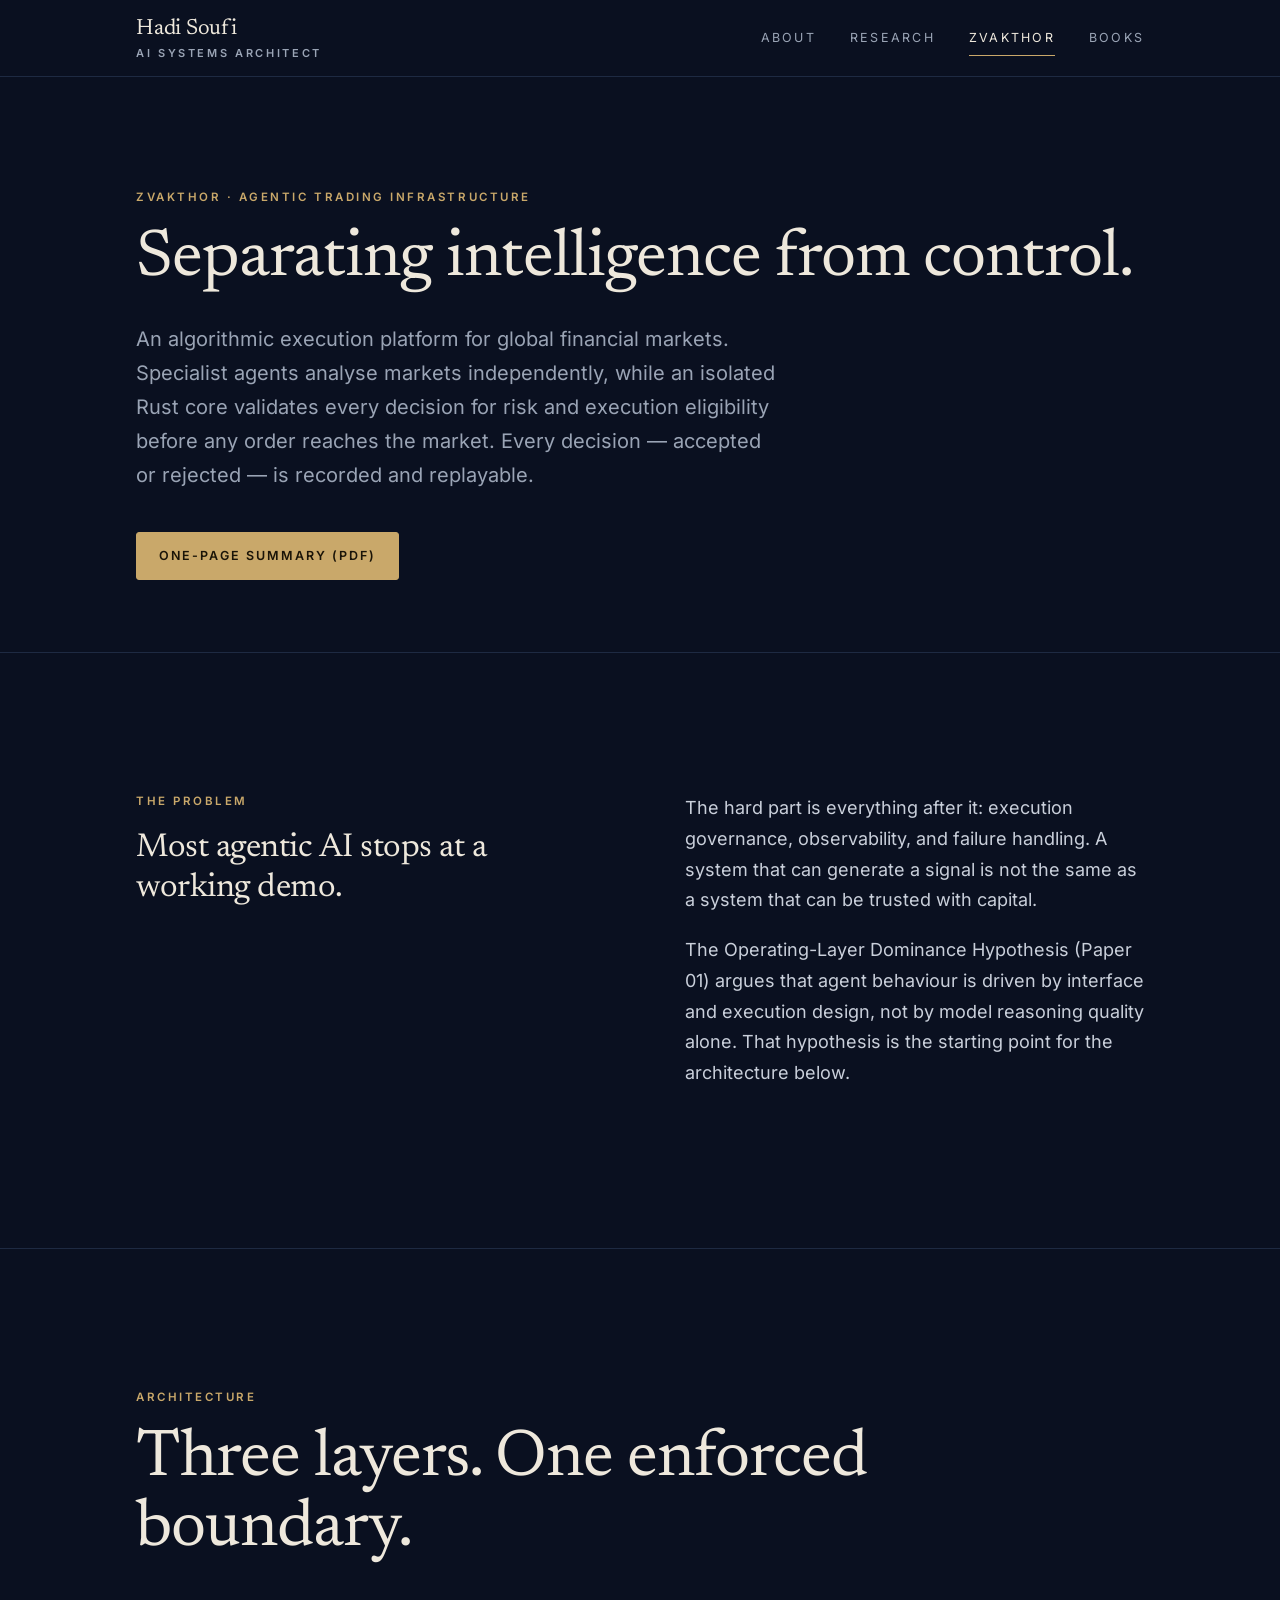
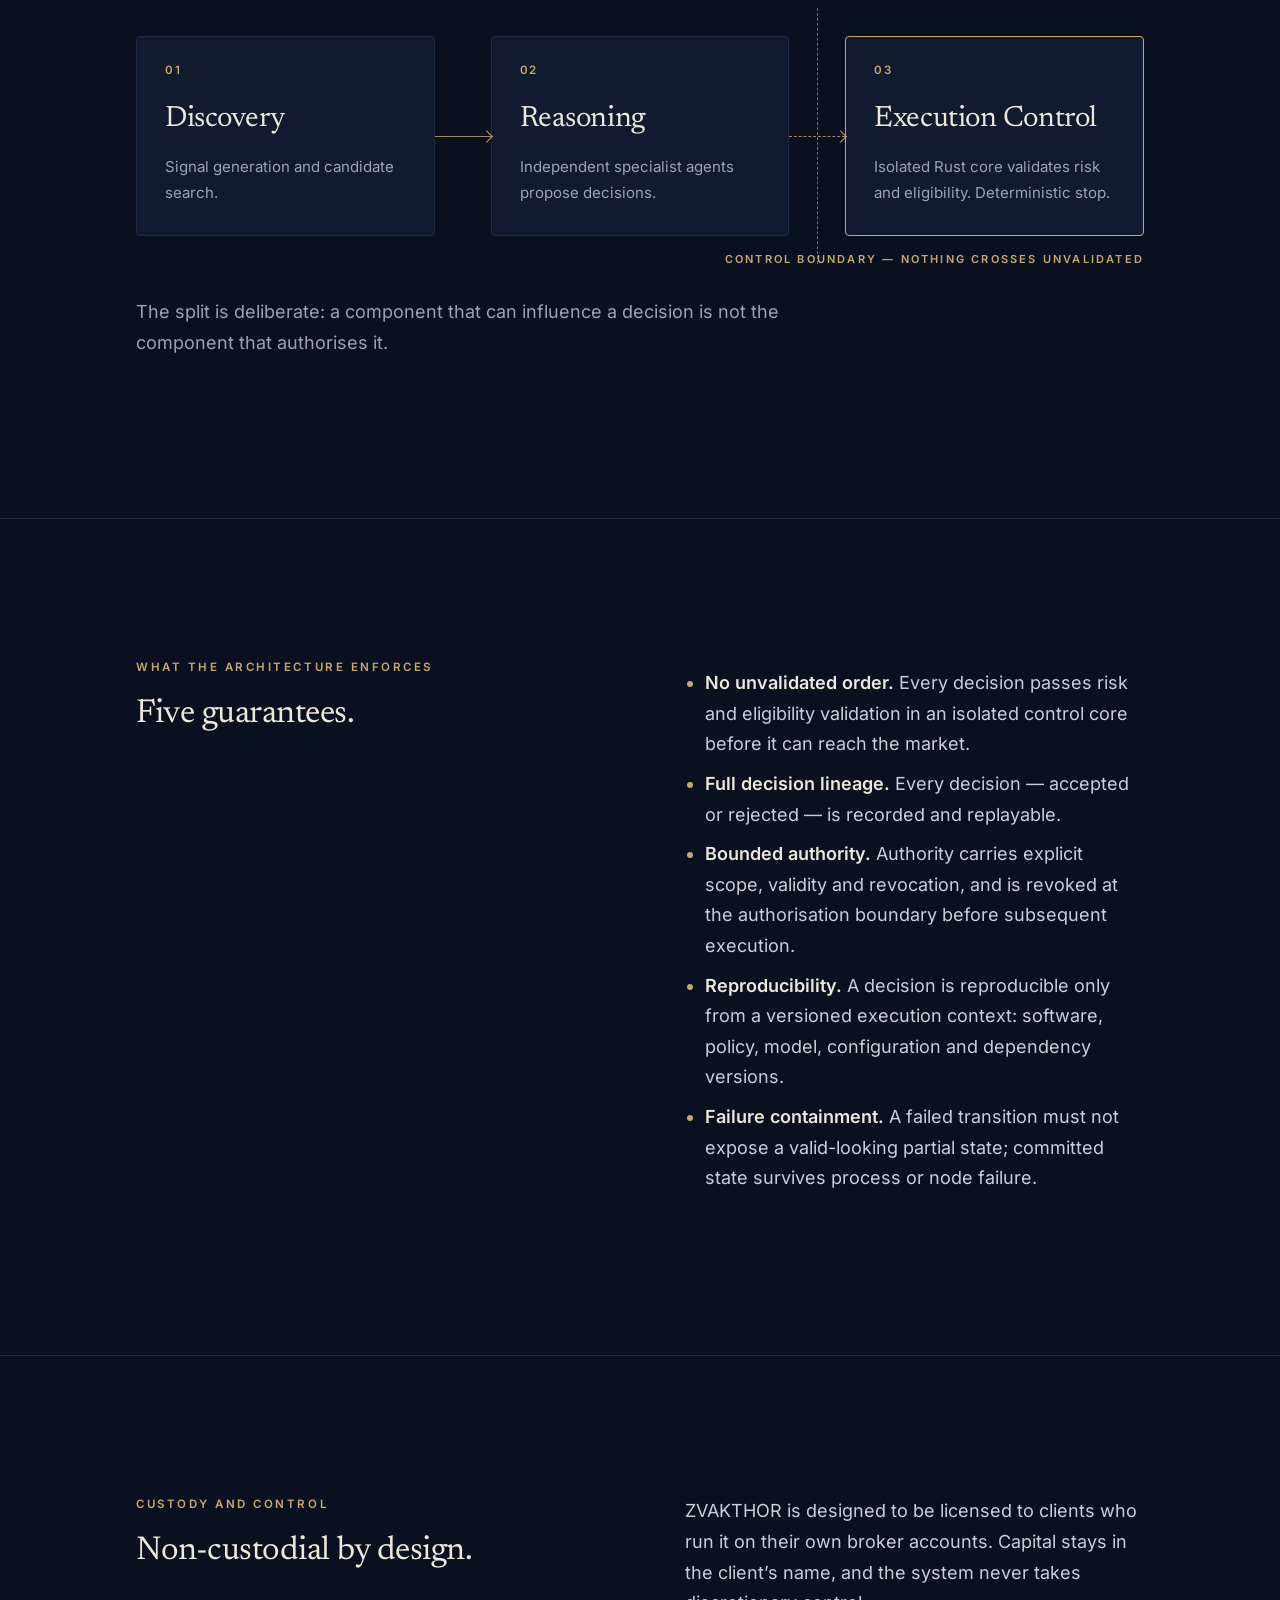
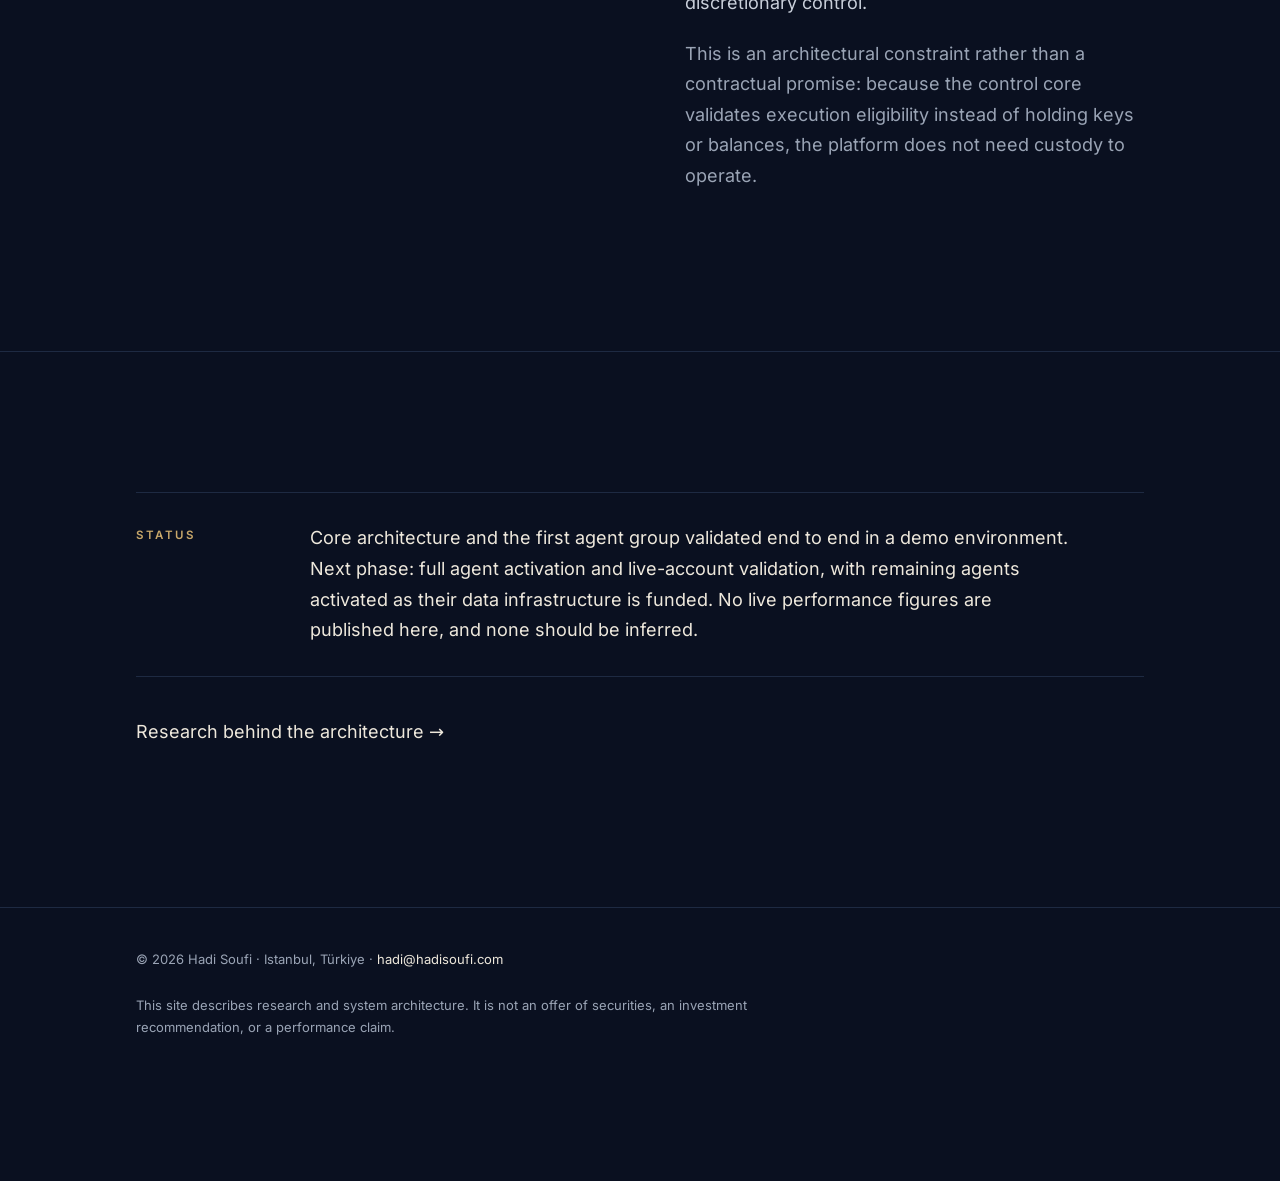
<file: one-pager.html>
<!doctype html><meta charset="utf-8"><title>Redirecting…</title><link rel="canonical" href="https://hadisoufi.com/zvakthor/"><meta name="robots" content="noindex"><meta http-equiv="refresh" content="0;url=/zvakthor/"><a href="/zvakthor/">ZVAKTHOR</a>
</file>
<file: site.css>
@font-face{font-family:"Newsreader";src:url(/fonts/newsreader-400.woff2) format("woff2");font-weight:300 500;font-style:normal;font-display:swap}
@font-face{font-family:"Inter";src:url(/fonts/inter-400.woff2) format("woff2");font-weight:400;font-style:normal;font-display:swap}
@font-face{font-family:"Inter";src:url(/fonts/inter-600.woff2) format("woff2");font-weight:600;font-style:normal;font-display:swap}

:root{
  --bg:#0A1020;--bg2:#0C1325;--surface:#111A2E;--line:#1E2A42;
  --ink:#EEE8DC;--ink2:#C9CFDA;--muted:#9AA4B5;--gold:#C9A86A;--gold-ink:#1A1408;
  --serif:"Newsreader",Georgia,"Times New Roman",serif;
  --sans:"Inter",system-ui,-apple-system,"Segoe UI",Roboto,Arial,sans-serif;
  --max:1120px;--gut:clamp(20px,5vw,56px);
}
*,*::before,*::after{box-sizing:border-box}
html{-webkit-text-size-adjust:100%;text-size-adjust:100%}
body{margin:0;background:var(--bg);color:var(--ink2);font:400 clamp(16px,1.05vw + 11px,18px)/1.7 var(--sans);-webkit-font-smoothing:antialiased;text-rendering:optimizeLegibility}
img{max-width:100%;height:auto;display:block}
a{color:var(--ink);text-decoration:none;text-underline-offset:.22em;text-decoration-thickness:1px}
a:hover{color:var(--gold)}
:focus-visible{outline:2px solid var(--gold);outline-offset:3px;border-radius:2px}
.skip{position:absolute;left:-9999px;top:0;background:var(--gold);color:var(--gold-ink);padding:10px 14px;z-index:10}
.skip:focus{left:12px;top:12px}
.wrap{max-width:var(--max);margin:0 auto;padding:0 var(--gut)}

/* header */
.top{border-bottom:1px solid var(--line);position:relative;z-index:2}
.top .wrap{display:flex;align-items:center;justify-content:space-between;min-height:76px;gap:24px}
.brand{display:flex;flex-direction:column;line-height:1.1}
.brand b{font:400 22px/1.1 var(--serif);color:var(--ink);letter-spacing:-.01em}
.brand small{font:600 11px/1 var(--sans);letter-spacing:.24em;text-transform:uppercase;color:var(--muted);margin-top:7px}
.nav{display:flex;gap:clamp(18px,3vw,34px);list-style:none;margin:0;padding:0}
.nav a{font:400 12.5px/1 var(--sans);letter-spacing:.18em;text-transform:uppercase;color:var(--muted);padding:12px 0;display:inline-block}
.nav a:hover,.nav a[aria-current=page]{color:var(--ink)}
.nav a[aria-current=page]{box-shadow:inset 0 -1px 0 var(--gold)}

/* type */
.kicker{font:600 11.5px/1.4 var(--sans);letter-spacing:.22em;text-transform:uppercase;color:var(--gold);margin:0 0 20px}
.rule{width:72px;height:1px;background:var(--gold);border:0;margin:0 0 40px}
h1,h2,h3{font-family:var(--serif);font-weight:400;color:var(--ink);letter-spacing:-.015em;margin:0}
.display{font-size:clamp(56px,9vw,128px);line-height:.98;letter-spacing:-.025em}
.h2{font-size:clamp(38px,5.2vw,72px);line-height:1.04}
.h3{font-size:clamp(26px,2.6vw,34px);line-height:1.18}
.sub{font:400 clamp(26px,3.3vw,44px)/1.15 var(--serif);color:var(--ink);margin:34px 0 26px}
.lede{font-size:clamp(17px,1.2vw + 10px,20px);color:var(--muted);max-width:640px;margin:0}
p{margin:0 0 1.1em}
.muted{color:var(--muted)}
.arrow::after{content:"\00a0→";}
.ext::after{content:"\00a0↗";font-size:.9em}

/* sections */
section{padding:clamp(80px,11vw,140px) 0;border-top:1px solid var(--line)}
section.first{border-top:0}
.split{display:grid;grid-template-columns:1fr 1fr;gap:clamp(40px,7vw,96px);align-items:start}
.head-row{display:flex;justify-content:space-between;align-items:flex-end;gap:24px;margin-bottom:clamp(36px,5vw,56px)}

/* hero */
.hero{padding:clamp(56px,8vw,96px) 0 clamp(64px,8vw,96px);background:radial-gradient(900px 480px at 78% 10%,rgba(56,90,160,.08),transparent 70%)}
.hero-grid{display:grid;grid-template-columns:minmax(0,1.55fr) minmax(0,.8fr);gap:clamp(36px,6vw,80px);align-items:end}
.portrait{margin:0}
.portrait img{width:100%;aspect-ratio:4/5;object-fit:cover;object-position:50% 22%;filter:saturate(.85) brightness(.95) contrast(1.03);border:1px solid var(--line)}
.portrait figcaption{font:600 11px/1 var(--sans);letter-spacing:.22em;text-transform:uppercase;color:var(--muted);text-align:right;margin-top:14px}
.ctas{display:flex;flex-wrap:wrap;gap:14px;margin-top:40px}
.btn{display:inline-flex;align-items:center;min-height:48px;padding:0 22px;font:600 12.5px/1 var(--sans);letter-spacing:.16em;text-transform:uppercase;border-radius:3px;border:1px solid var(--line);color:var(--ink);transition:border-color .2s,background .2s,color .2s}
.btn:hover{border-color:var(--gold);color:var(--ink)}
.btn.gold{background:var(--gold);border-color:var(--gold);color:var(--gold-ink)}
.btn.gold:hover{background:#D6B87E;color:var(--gold-ink)}
.focus{display:grid;grid-template-columns:repeat(4,1fr);border-top:1px solid var(--line);border-bottom:1px solid var(--line);margin-top:clamp(56px,7vw,88px)}
.focus div{padding:24px 20px 26px;border-left:1px solid var(--line)}
.focus div:first-child{border-left:0;padding-left:0}
.focus span{display:block;font:400 12px/1 var(--sans);color:var(--gold);letter-spacing:.12em;margin-bottom:12px;font-variant-numeric:tabular-nums}
.focus b{font:600 12px/1.5 var(--sans);letter-spacing:.14em;text-transform:uppercase;color:var(--ink2)}

/* facts */
dl.facts{display:grid;grid-template-columns:150px 1fr;gap:0;margin:36px 0 0;border-top:1px solid var(--line)}
dl.facts dt,dl.facts dd{padding:14px 0;border-bottom:1px solid var(--line);margin:0;font-size:15px}
dl.facts dt{color:var(--muted);font-size:12px;letter-spacing:.16em;text-transform:uppercase;padding-top:17px}
dl.facts dd{color:var(--ink);font-variant-numeric:tabular-nums}

/* architecture */
.arch{display:grid;grid-template-columns:1fr 56px 1fr 56px 1fr;align-items:stretch;margin-top:clamp(48px,6vw,72px);position:relative}
.layer{background:var(--surface);border:1px solid var(--line);border-radius:4px;padding:28px 28px 30px}
.layer .n{font:600 11.5px/1 var(--sans);color:var(--gold);letter-spacing:.14em}
.layer h3{font-size:clamp(24px,2.3vw,30px);margin:18px 0 10px}
.layer p{font-size:15px;color:var(--muted);margin:0}
.layer.core{border-color:var(--gold)}
.link{display:flex;align-items:center;justify-content:center;position:relative}
.link::before{content:"";height:1px;background:var(--gold);width:100%;opacity:.8}
.link::after{content:"";position:absolute;right:0;width:9px;height:9px;border-top:1px solid var(--gold);border-right:1px solid var(--gold);transform:rotate(45deg)}
.link.gate::before{background:none;border-top:1px dashed var(--gold)}
.boundary{position:absolute;top:-28px;bottom:-28px;width:0;border-left:1px dashed rgba(201,168,106,.6)}
.boundary-label{font:600 11px/1 var(--sans);letter-spacing:.2em;text-transform:uppercase;color:var(--gold);margin-top:18px;text-align:right}
.status{display:grid;grid-template-columns:150px 1fr;gap:24px;border-top:1px solid var(--line);border-bottom:1px solid var(--line);padding:30px 0;margin-top:clamp(56px,7vw,80px)}
.status p.kicker{margin:4px 0 0;color:var(--gold)}
.status p{color:var(--ink);margin:0;max-width:760px}

/* principle cards */
.principle{font:400 clamp(24px,2.8vw,36px)/1.25 var(--serif);color:var(--ink);max-width:880px;margin:0 0 clamp(40px,5vw,56px)}
.principle em{font-style:normal;color:var(--gold)}
.cards{display:grid;grid-template-columns:1fr 1fr;gap:20px}
.card{border:1px solid var(--line);border-radius:4px;padding:32px;background:linear-gradient(180deg,rgba(17,26,46,.7),rgba(17,26,46,.25))}
.card p.kicker{margin-bottom:14px;color:var(--gold)}
.card h3{font-size:clamp(26px,2.4vw,32px);margin-bottom:14px}
.card p{font-size:15.5px;color:var(--muted)}
.card .st{border-top:1px solid var(--line);padding-top:16px;margin:22px 0 0;font-size:13.5px;color:var(--ink2)}
.card .st b{font:600 11px/1 var(--sans);letter-spacing:.18em;text-transform:uppercase;color:var(--gold);margin-right:10px}

/* research list */
ol.papers{list-style:none;margin:0;padding:0;border-top:1px solid var(--line)}
ol.papers li{border-bottom:1px solid var(--line)}
ol.papers a{display:grid;grid-template-columns:70px 1fr 30px;gap:12px;padding:30px 0;color:inherit}
ol.papers .n{font:400 13px/1.9 var(--sans);color:var(--gold);font-variant-numeric:tabular-nums}
ol.papers .t{font:400 clamp(21px,2.1vw,28px)/1.25 var(--serif);color:var(--ink);display:block;max-width:760px;transition:color .2s}
ol.papers .m{display:block;font-size:13.5px;color:var(--muted);margin-top:10px}
ol.papers .ab{display:block;font-size:15px;color:var(--muted);margin-top:14px;max-width:760px}
ol.papers .go{color:var(--muted);text-align:right;font-size:18px}
ol.papers a:hover .t,ol.papers a:hover .go{color:var(--gold)}

/* repos */
.repos{display:grid;grid-template-columns:repeat(3,1fr);border-top:1px solid var(--line)}
.repo{padding:30px 28px 32px 0;border-bottom:1px solid var(--line)}
.repo+.repo{padding-left:28px;border-left:1px solid var(--line)}
.repo code{font:400 14px/1.4 ui-monospace,SFMono-Regular,Menlo,Consolas,monospace;color:var(--ink)}
.repo p{font-size:15px;color:var(--muted);margin:14px 0 18px}
.repo .t{font:600 11.5px/1 var(--sans);letter-spacing:.16em;text-transform:uppercase;color:var(--gold);font-variant-numeric:tabular-nums}

/* books */
.shelf{display:flex;align-items:flex-end;gap:10px;height:340px;justify-content:flex-end}
.spine{flex:1;max-width:74px;height:var(--h);background:var(--surface);border:1px solid var(--line);border-radius:2px;display:flex;align-items:flex-end;justify-content:center;padding:18px 0;transition:border-color .2s,transform .2s}
.spine span{writing-mode:vertical-rl;transform:rotate(180deg);font:400 15px/1.2 var(--serif);color:var(--ink2);max-height:100%;overflow:hidden}
.spine:hover{border-color:var(--gold);transform:translateY(-6px)}
.spine:hover span{color:var(--ink)}
.spine.s{background:#0E1628}
.booklist{list-style:none;margin:0;padding:0;border-top:1px solid var(--line)}
.booklist li{display:grid;grid-template-columns:1fr auto;gap:20px;align-items:baseline;padding:26px 0;border-bottom:1px solid var(--line)}
.booklist .t{font:400 clamp(22px,2.2vw,28px)/1.25 var(--serif);color:var(--ink)}
.booklist .s{display:block;font-size:15px;color:var(--muted);margin-top:6px}
.booklist .d{font-size:15.5px;color:var(--muted);margin:12px 0 0;max-width:720px}
.booklist a.b{font:600 12px/1 var(--sans);letter-spacing:.16em;text-transform:uppercase;white-space:nowrap}

/* contact */
.contact{text-align:center}
.contact .h2{font-size:clamp(44px,7vw,96px)}
.contact .lede{margin:28px auto 36px}
.contact .links{display:flex;justify-content:center;flex-wrap:wrap;gap:28px;margin-top:48px}
.contact .links a{font-size:15px}

/* article pages */
.page-head{padding:clamp(64px,9vw,112px) 0 clamp(48px,6vw,72px)}
.prose{max-width:720px}
.prose p{color:var(--ink2)}
.prose h2{font-size:clamp(28px,3vw,38px);margin:64px 0 20px}
.prose ul{padding-left:1.1em;margin:0 0 1.2em}
.prose li{margin:.5em 0;color:var(--ink2)}
.prose li::marker{color:var(--gold)}
.cite{background:var(--surface);border:1px solid var(--line);border-radius:4px;padding:22px 24px;font-size:14.5px;color:var(--ink2);margin:0 0 18px;overflow-x:auto}
pre.cite{font:400 13px/1.6 ui-monospace,SFMono-Regular,Menlo,Consolas,monospace;white-space:pre}
.copy{font:600 11.5px/1 var(--sans);letter-spacing:.16em;text-transform:uppercase;background:none;border:1px solid var(--line);color:var(--ink);padding:12px 16px;border-radius:3px;cursor:pointer;min-height:44px}
.copy:hover{border-color:var(--gold)}
.crumb{font-size:13px;color:var(--muted);margin-bottom:28px;letter-spacing:.04em}
.crumb a{color:var(--muted)}

/* footer */
footer{border-top:1px solid var(--line);padding:40px 0 56px;font-size:13px;color:var(--muted)}
footer .wrap{display:flex;justify-content:space-between;gap:24px;flex-wrap:wrap}
footer p{margin:0;max-width:640px}

/* reveal */
@media (prefers-reduced-motion:no-preference){
  .hero .display,.hero .sub,.hero .lede,.hero .ctas,.portrait{animation:rise .7s cubic-bezier(.2,.7,.2,1) both}
  .hero .sub{animation-delay:.06s}.hero .lede{animation-delay:.12s}.hero .ctas{animation-delay:.18s}.portrait{animation-delay:.1s}
  @keyframes rise{from{opacity:0;transform:translateY(10px)}to{opacity:1;transform:none}}
}

/* responsive */
@media (max-width:900px){
  .hero-grid,.split,.cards{grid-template-columns:1fr}
  .portrait{max-width:240px}
  .boundary-label{text-align:left}
  .portrait figcaption{text-align:left}
  .focus{grid-template-columns:1fr 1fr}
  .focus div:nth-child(3){border-left:0;padding-left:0}
  .focus div:nth-child(-n+2){border-bottom:1px solid var(--line)}
  .arch{grid-template-columns:1fr;gap:0}
  .link{height:44px}
  .link::before{width:1px;height:100%}
  .link.gate::before{border-top:0;border-left:1px dashed var(--gold)}
  .link::after{right:auto;bottom:2px;transform:rotate(135deg)}
  .boundary{display:none}
  .repos{grid-template-columns:1fr}
  .repo,.repo+.repo{padding:26px 0;border-left:0}
  .shelf{justify-content:flex-start;height:280px;margin-top:40px}
  .head-row{flex-direction:column;align-items:flex-start}
  .arrow,.head-row>a,.repo>a,dl.facts a,.contact .links a,.booklist a.b,.crumb a,footer a{display:inline-block;padding:10px 0;margin:-10px 0}
  .contact .links a{margin:0}
}
@media (max-width:640px){
  .top .wrap{flex-direction:column;align-items:flex-start;justify-content:center;padding-top:16px;padding-bottom:6px;gap:6px}
  .nav{gap:20px}
  .status,dl.facts{grid-template-columns:1fr}
  .status{gap:10px}
  dl.facts dt{border-bottom:0;padding-bottom:0}
  ol.papers a{grid-template-columns:44px 1fr}
  ol.papers .go{display:none}
  .booklist li{grid-template-columns:1fr}
  .spine span{font-size:13px}
  .shelf{gap:6px}
}
@media print{
  :root{--bg:#fff;--ink:#111;--ink2:#222;--muted:#555;--line:#ddd;--surface:#fff;--gold:#7E6128}
  .top nav,.ctas,.copy{display:none}
  section{padding:32px 0}
}
ol.papers .st{display:block;font:400 clamp(16px,1.3vw,18px)/1.4 var(--serif);color:var(--ink2);margin-top:6px;max-width:760px}
</file>
